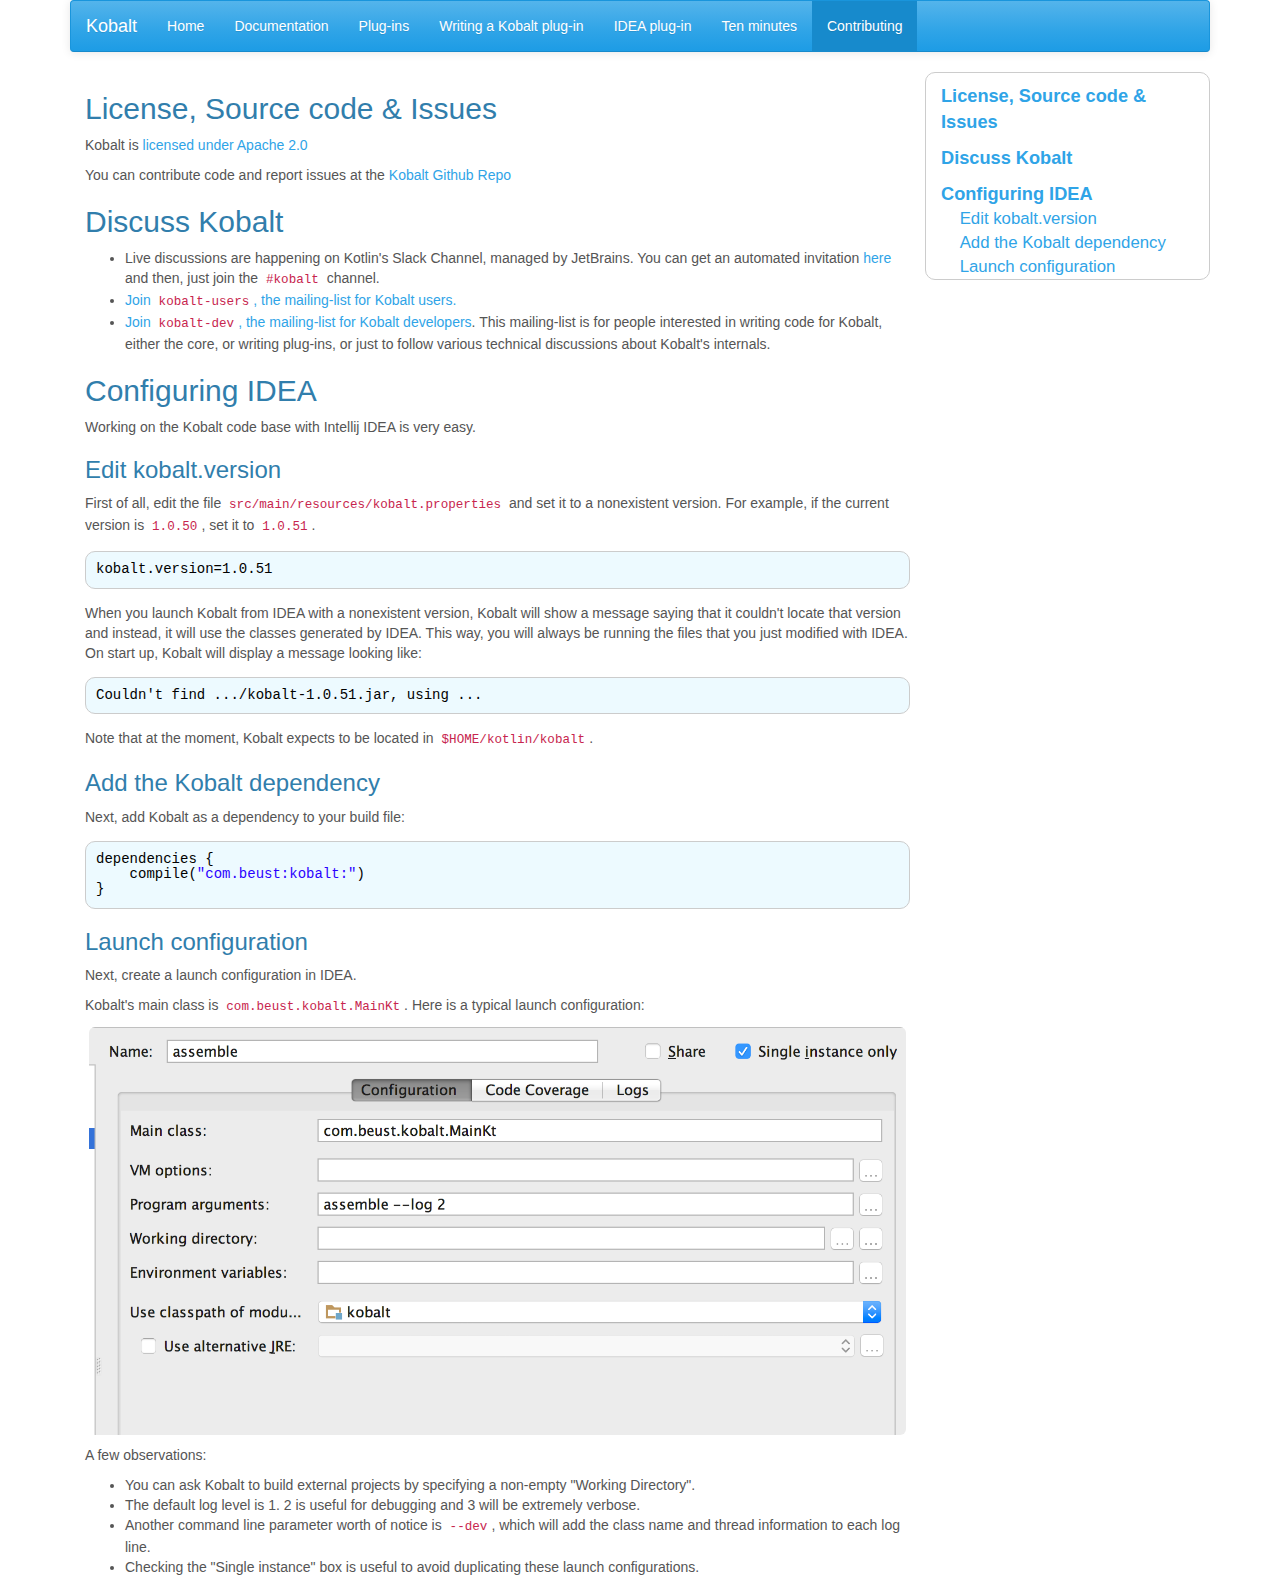
<file: contributing/index.html>
<html>
    <head>
        <title>
        Kobalt, by Cedric Beust
        </title>
        <!-- Bootstrap core CSS -->
        <script type="text/javascript" src="../sh/scripts/shCore.js"></script>
        <script type="text/javascript" src="../sh/scripts/shBrushJScript.js"></script>
        <script type="text/javascript" src="../sh/scripts/shBrushJava.js"></script>
        <script type="text/javascript" src="../sh/scripts/shBrushPlain.js"></script>
        <script>
                SyntaxHighlighter.defaults['gutter'] = false;
                SyntaxHighlighter.defaults['toolbar'] = false;
                SyntaxHighlighter.all();
        </script>
        <!-- Optional Bootstrap Theme -->
        <link href="data:text/css;charset=utf-8," data-href="../bootstrap/dist/css/bootstrap-theme.min.css" rel="stylesheet" id="bs-theme-stylesheet">
        <!--[if lt IE 9]><script src="../assets/js/ie8-responsive-file-warning.js"></script><![endif]-->
        <!--
        <script src="../bootstrap/assets/js/ie-emulation-modes-warning.js"></script>
        -->
        <!-- HTML5 shim and Respond.js for IE8 support of HTML5 elements and media queries -->
        <!--[if lt IE 9]>
        <script src="https://oss.maxcdn.com/html5shiv/3.7.2/html5shiv.min.js"></script>
        <script src="https://oss.maxcdn.com/respond/1.4.2/respond.min.js"></script>
        <![endif]-->
        <!-- Favicons -->
        <!--
        <link rel="icon" href="/favicon.ico">
        -->
    </head>
    <body>
        <div class="container">
            <!-- Static navbar -->
            <nav id="kobalt-navbar" class="navbar navbar-default">
            </nav>
            <!-- Main component for a primary marketing message or call to action -->
            <!-- Main content -->
            <div class="col-md-9">
                <h2 class="section" id="license">License, Source code & Issues</h2>
                <p>
                  Kobalt is <a href="https://github.com/cbeust/kobalt/blob/master/LICENSE.txt">licensed under Apache 2.0</a>
                </p>
                <p>
                  You can contribute code and report issues at the <a href="https://github.com/cbeust/kobalt">Kobalt Github Repo</a>
                </p>

                <h2 class="section" id="discuss">Discuss Kobalt</h2>
                <ul>
                    <li>Live discussions are happening on Kotlin's Slack Channel, managed by JetBrains. You can get an automated invitation <a href="http://kotlinslackin.herokuapp.com/">here</a> and then, just join the <code>#kobalt</code> channel.
                    </li>
                    <li><a href="https://groups.google.com/forum/#!forum/kobalt-users">Join <code>kobalt-users</code>, the mailing-list for Kobalt users.</a></li>
                    <li><a href="https://groups.google.com/forum/#!forum/kobalt-dev">Join <code>kobalt-dev</code>, the mailing-list for Kobalt developers</a>. This mailing-list is for people interested in writing code for Kobalt, either the core, or writing plug-ins, or just to follow various technical discussions about Kobalt's internals.</li>
                </ul>

                <h2 class="section" id="idea">Configuring IDEA</h2>
                <p>
                    Working on the Kobalt code base with Intellij IDEA is very easy.
                </p>
                <h3 class="section" id="version" indent="1">Edit kobalt.version</h3>
                <p>
                    First of all, edit the file <code>src/main/resources/kobalt.properties</code> and set it
                    to a nonexistent version. For example, if the current version is <code>1.0.50</code>,
                    set it to <code>1.0.51</code>.
                </p>
                <pre class="brush:plain">
                    kobalt.version=1.0.51
                </pre>
                <p>
                    When you launch Kobalt from IDEA with a nonexistent version, Kobalt will show a message saying
                    that it couldn't locate that version and instead, it will use the classes generated by IDEA. This
                    way, you will always be running the files that you just modified with IDEA. On start up,
                    Kobalt will display a message looking like:
                </p>
                <pre class="brush:plain">
Couldn't find .../kobalt-1.0.51.jar, using ...
                </pre>
                <p>
                    Note that at the moment, Kobalt expects to be located in <code>$HOME/kotlin/kobalt</code>.
                </p>

                <h3 class="section" id="kobalt-dependency" indent="1">Add the Kobalt dependency</h3>
                <p>
                    Next, add Kobalt as a dependency to your build file:
                </p>
                <pre class="brush:java">
    dependencies {
        compile("com.beust:kobalt:")
    }</pre>

                <h3 class="section" id="launch_configuration" indent="1">Launch configuration</h3>
                <p>Next, create a launch configuration in IDEA.</p>
                <p>
                Kobalt's main class is <code>com.beust.kobalt.MainKt</code>. Here is a typical launch configuration:
                </p>
                <p align="center">
                <img width="99%" class="img-rounded" src="../pics/launch-configuration.png"/>
                </p>
                <p>
                A few observations:
                <ul>
                    <li>You can ask Kobalt to build external projects by specifying a non-empty "Working Directory".</li>
                    <li>The default log level is 1. 2 is useful for debugging and 3 will be extremely verbose.</li>
                    <li>Another command line parameter worth of notice is <code>--dev</code>, which will add the class
                    name and thread information to each log line.</li>
                    <li>Checking the "Single instance" box is useful to avoid duplicating these launch configurations.</li>
                </ul>
                </p>
            </div>
            <!-- Table of contents -->
            <div class="col-md-3" id="table-of-contents">
            </div>
            <!-- Bootstrap core JavaScript
            ================================================== -->
            <!-- Placed at the end of the document so the pages load faster -->
            <script src="https://ajax.googleapis.com/ajax/libs/jquery/1.11.3/jquery.min.js"></script>
            <script src="../bootstrap/dist/js/bootstrap.min.js"></script>
            <script src="../js/kobalt.js"></script>
            <script>generateKobalt(6);</script>
            <!--
            <script src="../../assets/js/docs.min.js"></script>
            -->
            <!-- IE10 viewport hack for Surface/desktop Windows 8 bug -->
            <!--
            <script src="../../assets/js/ie10-viewport-bug-workaround.js"></script>
            -->
        </body>
</file>
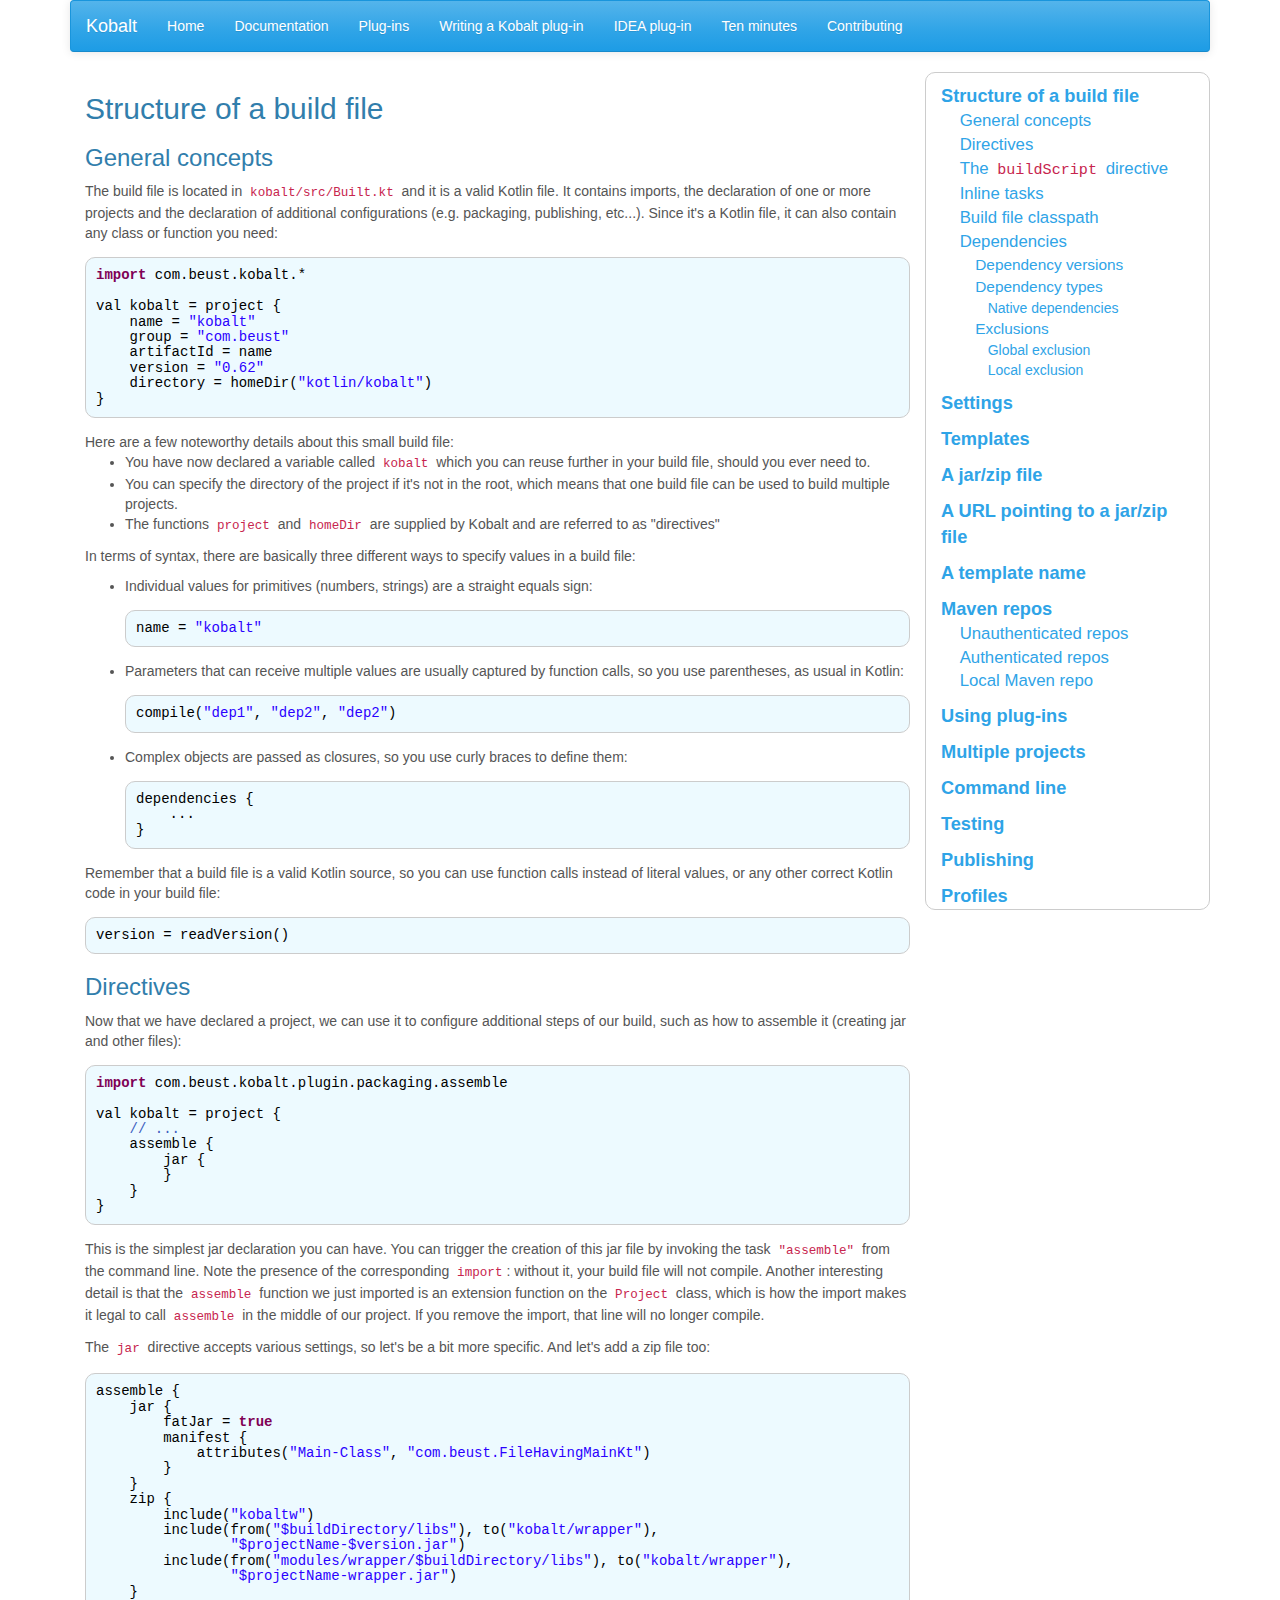
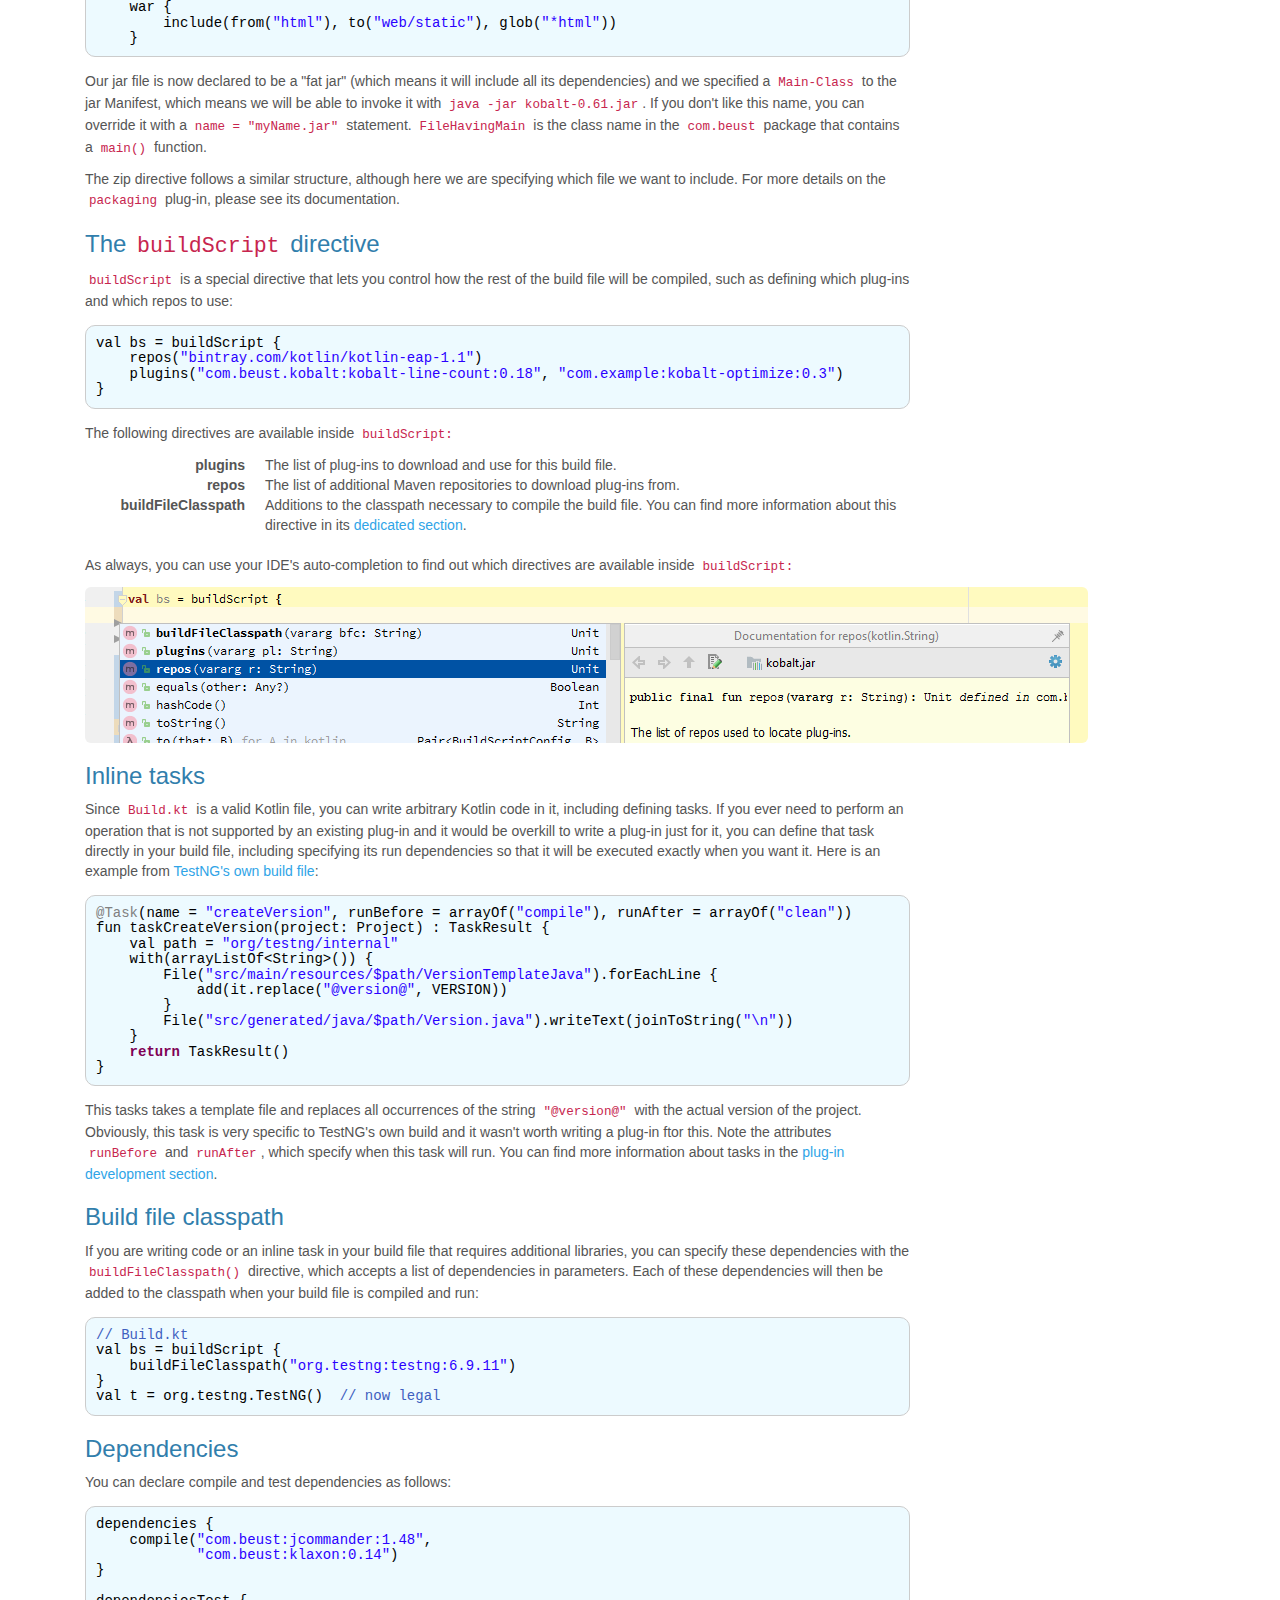
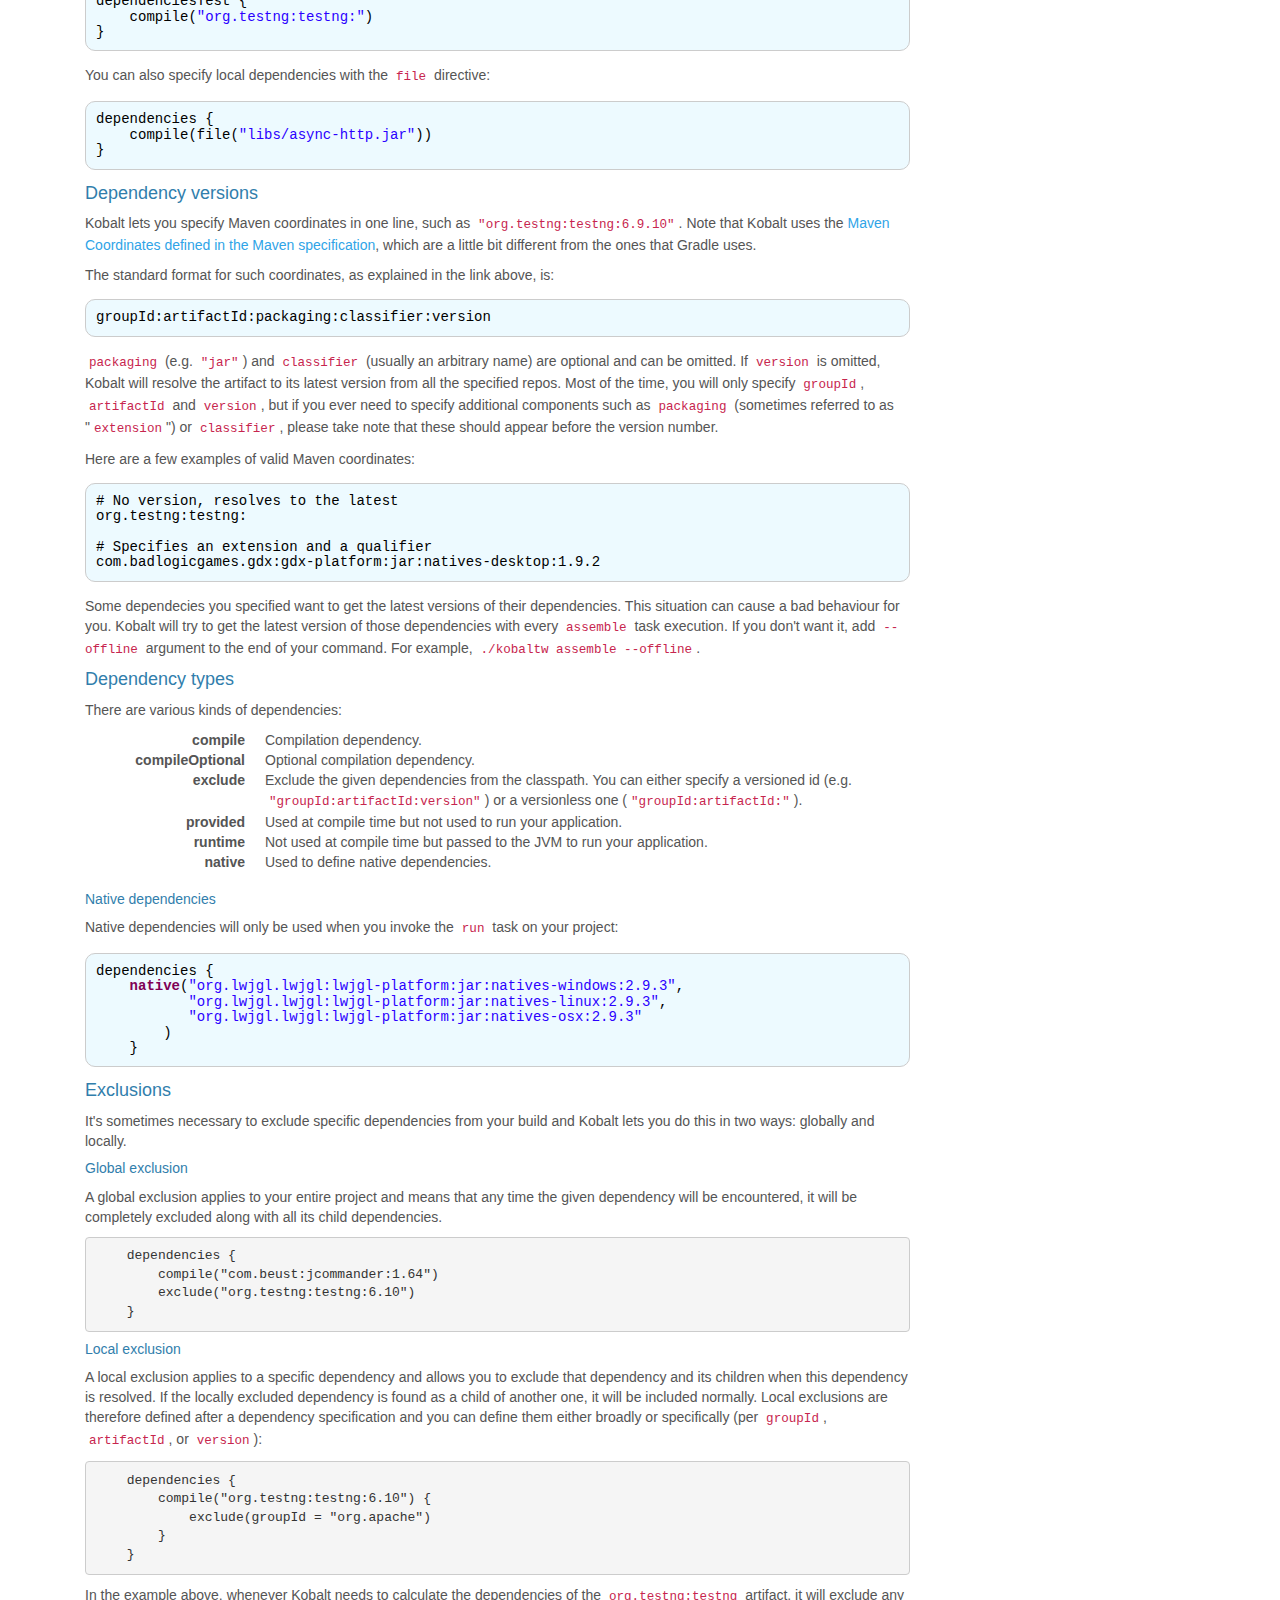
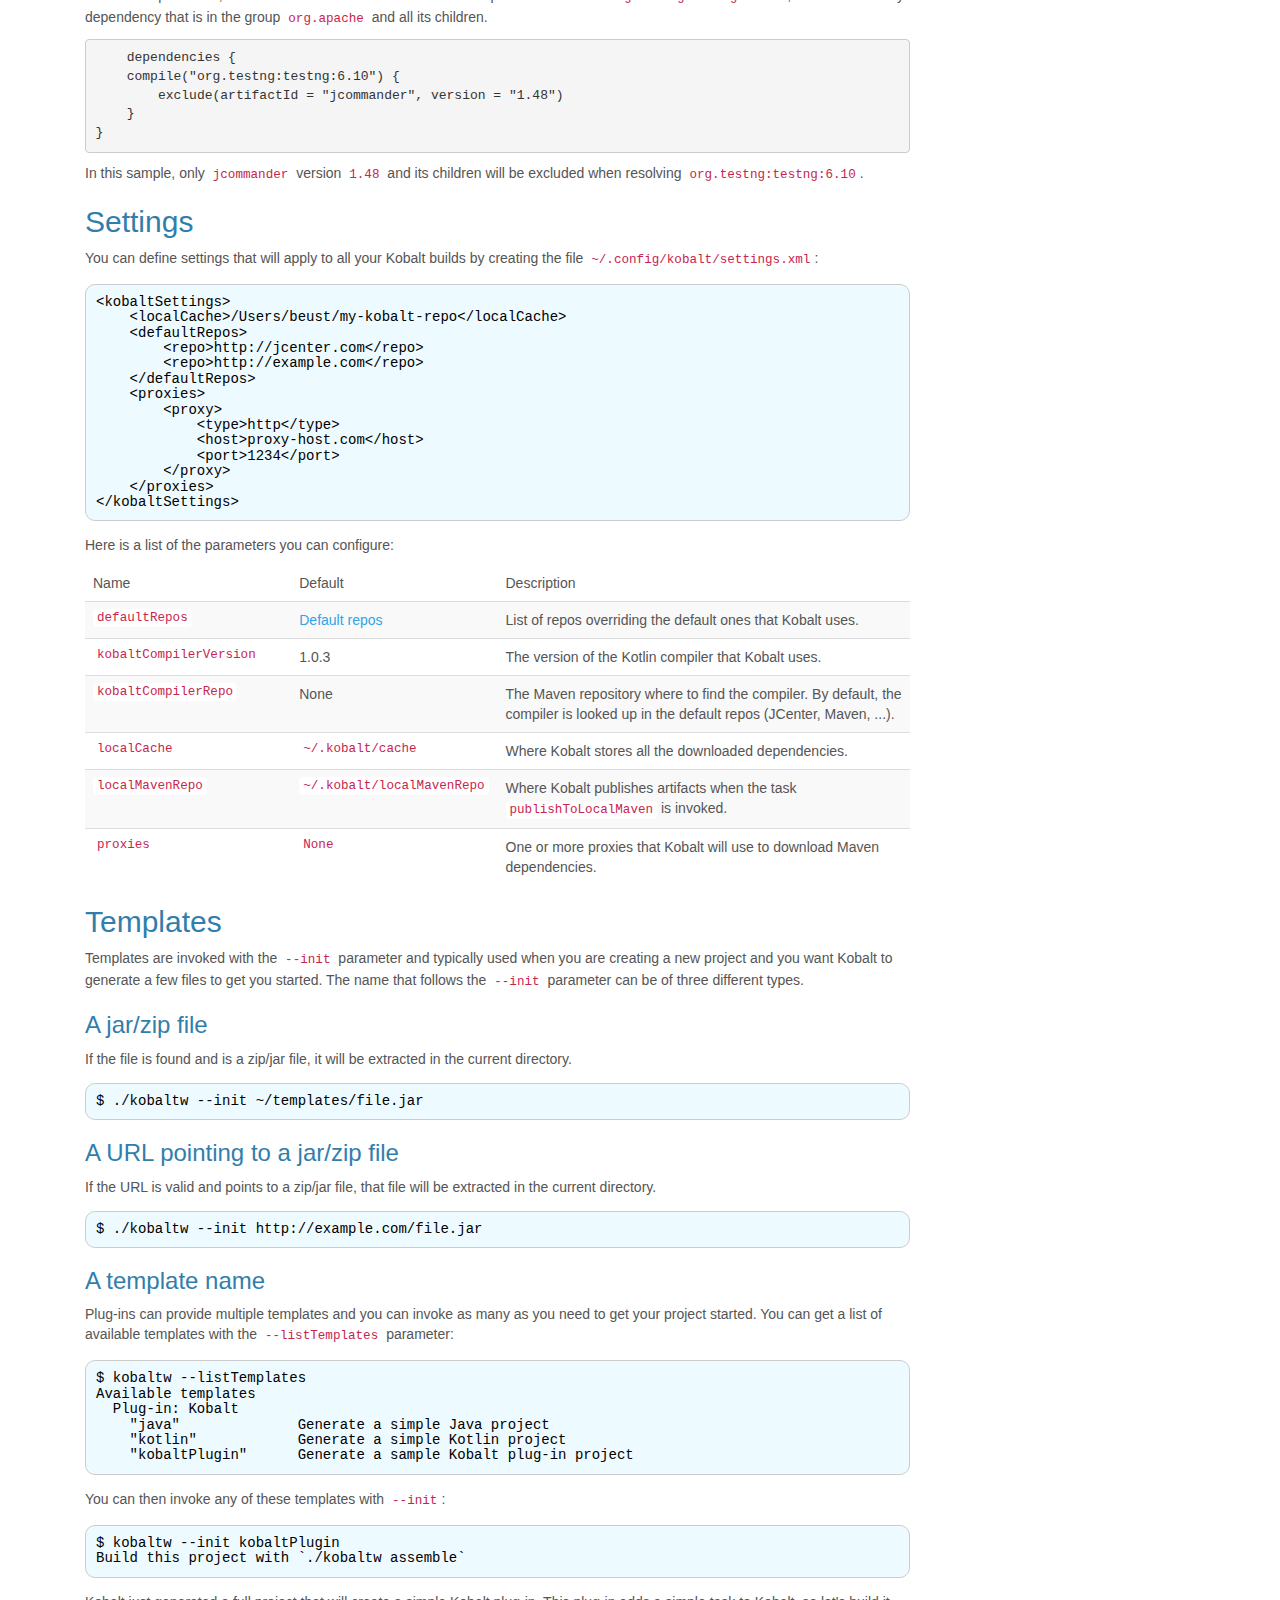
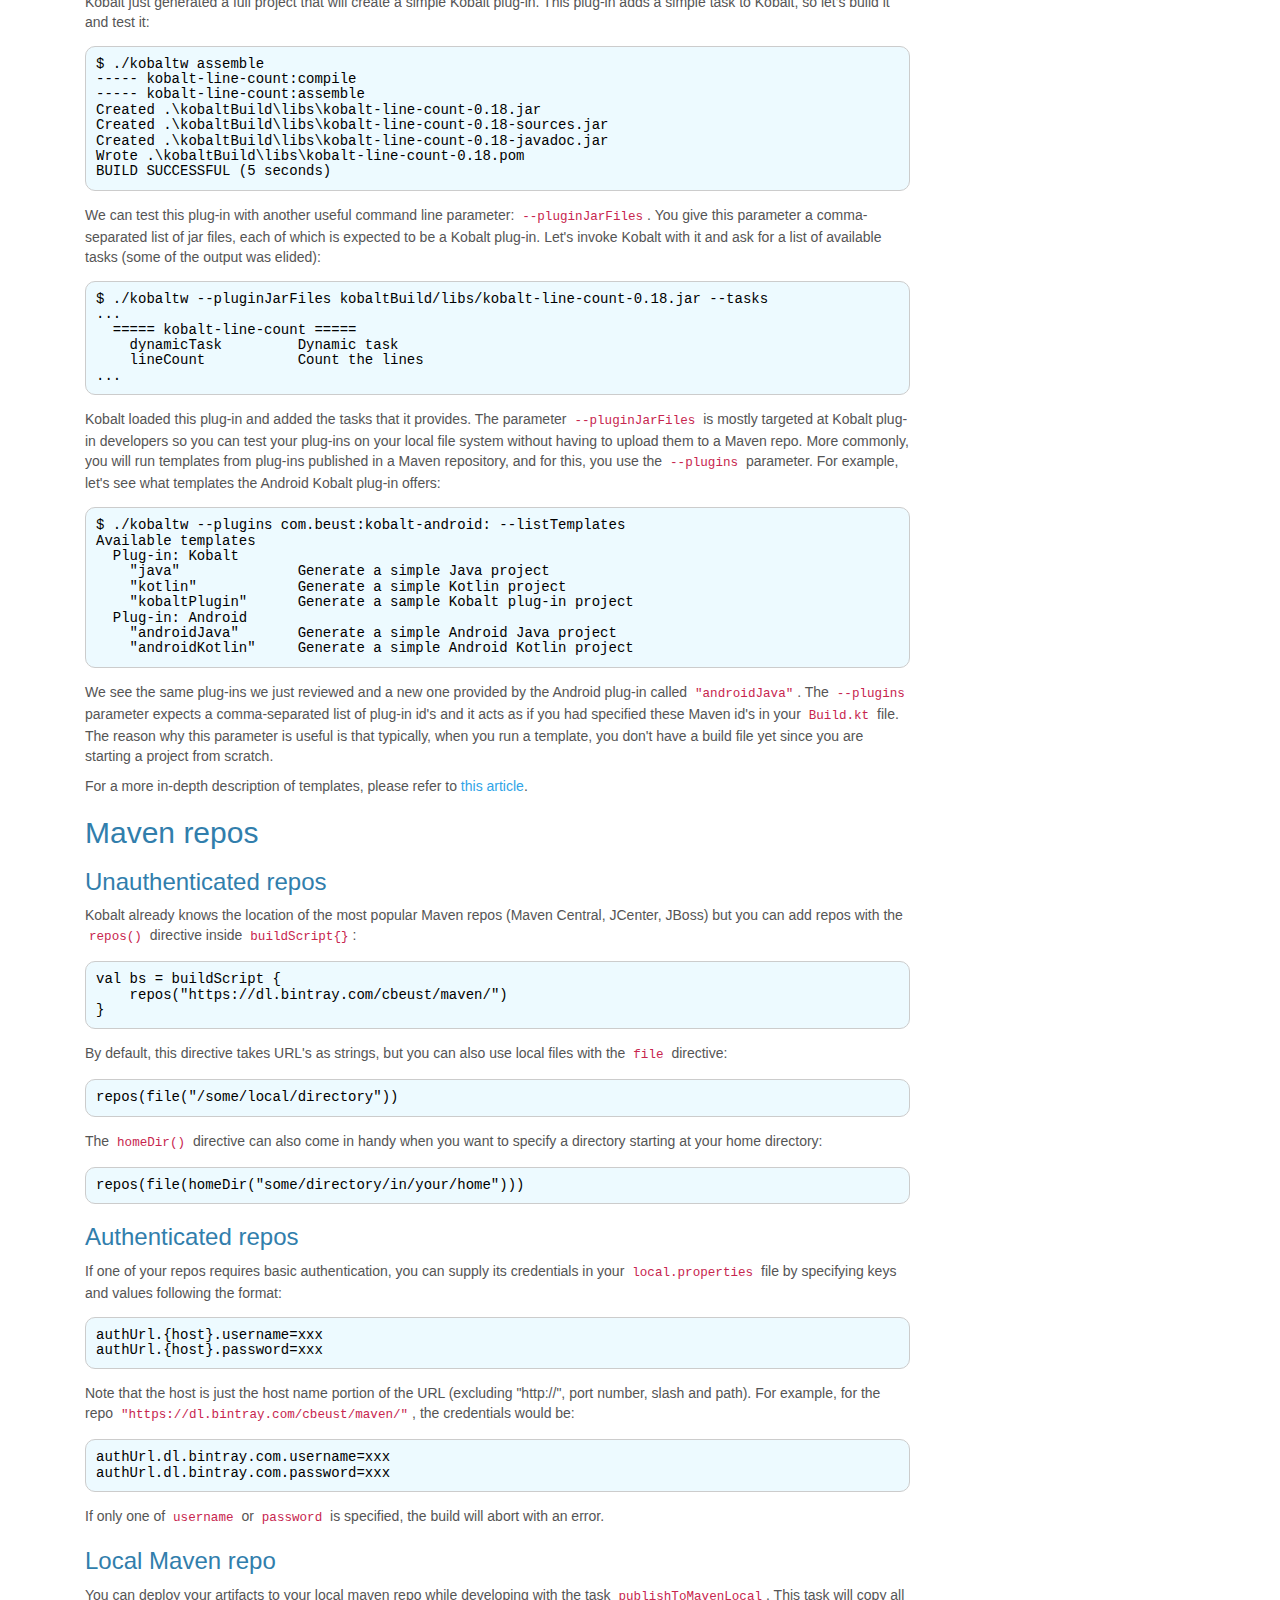
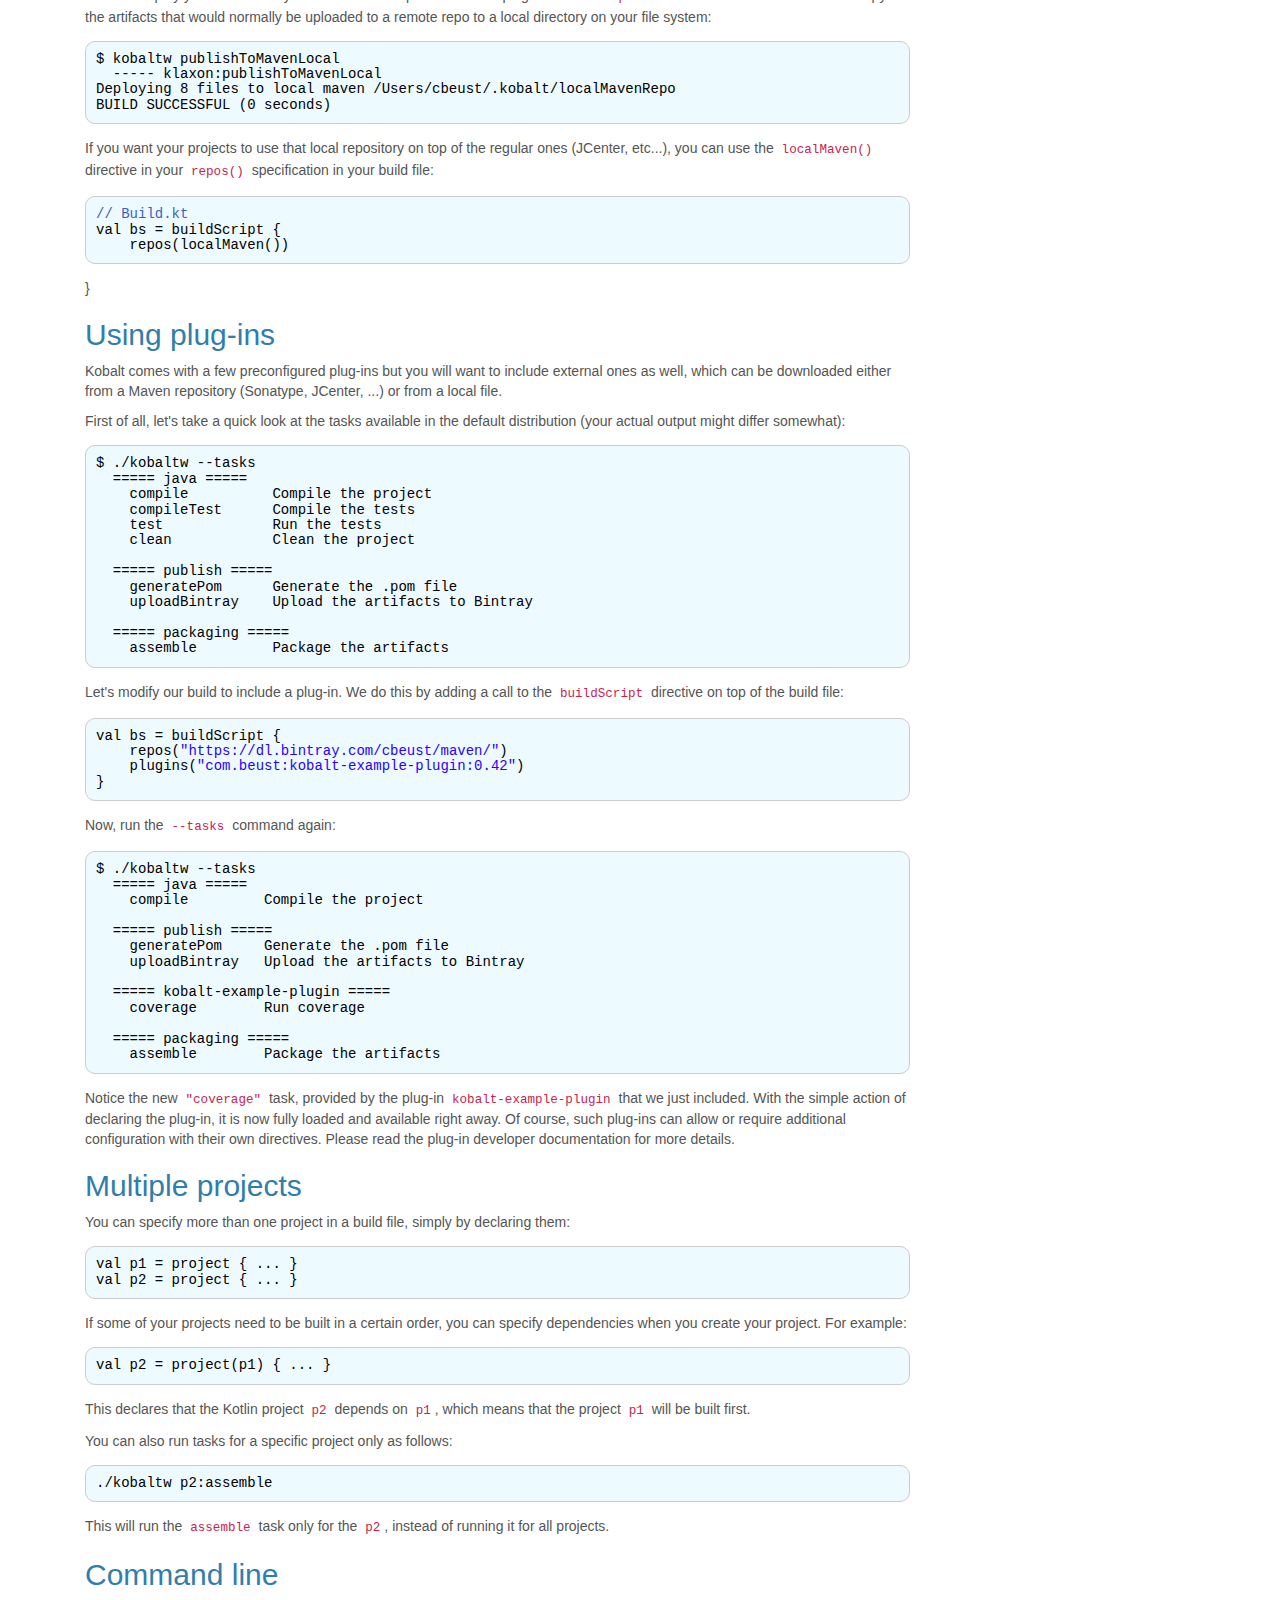
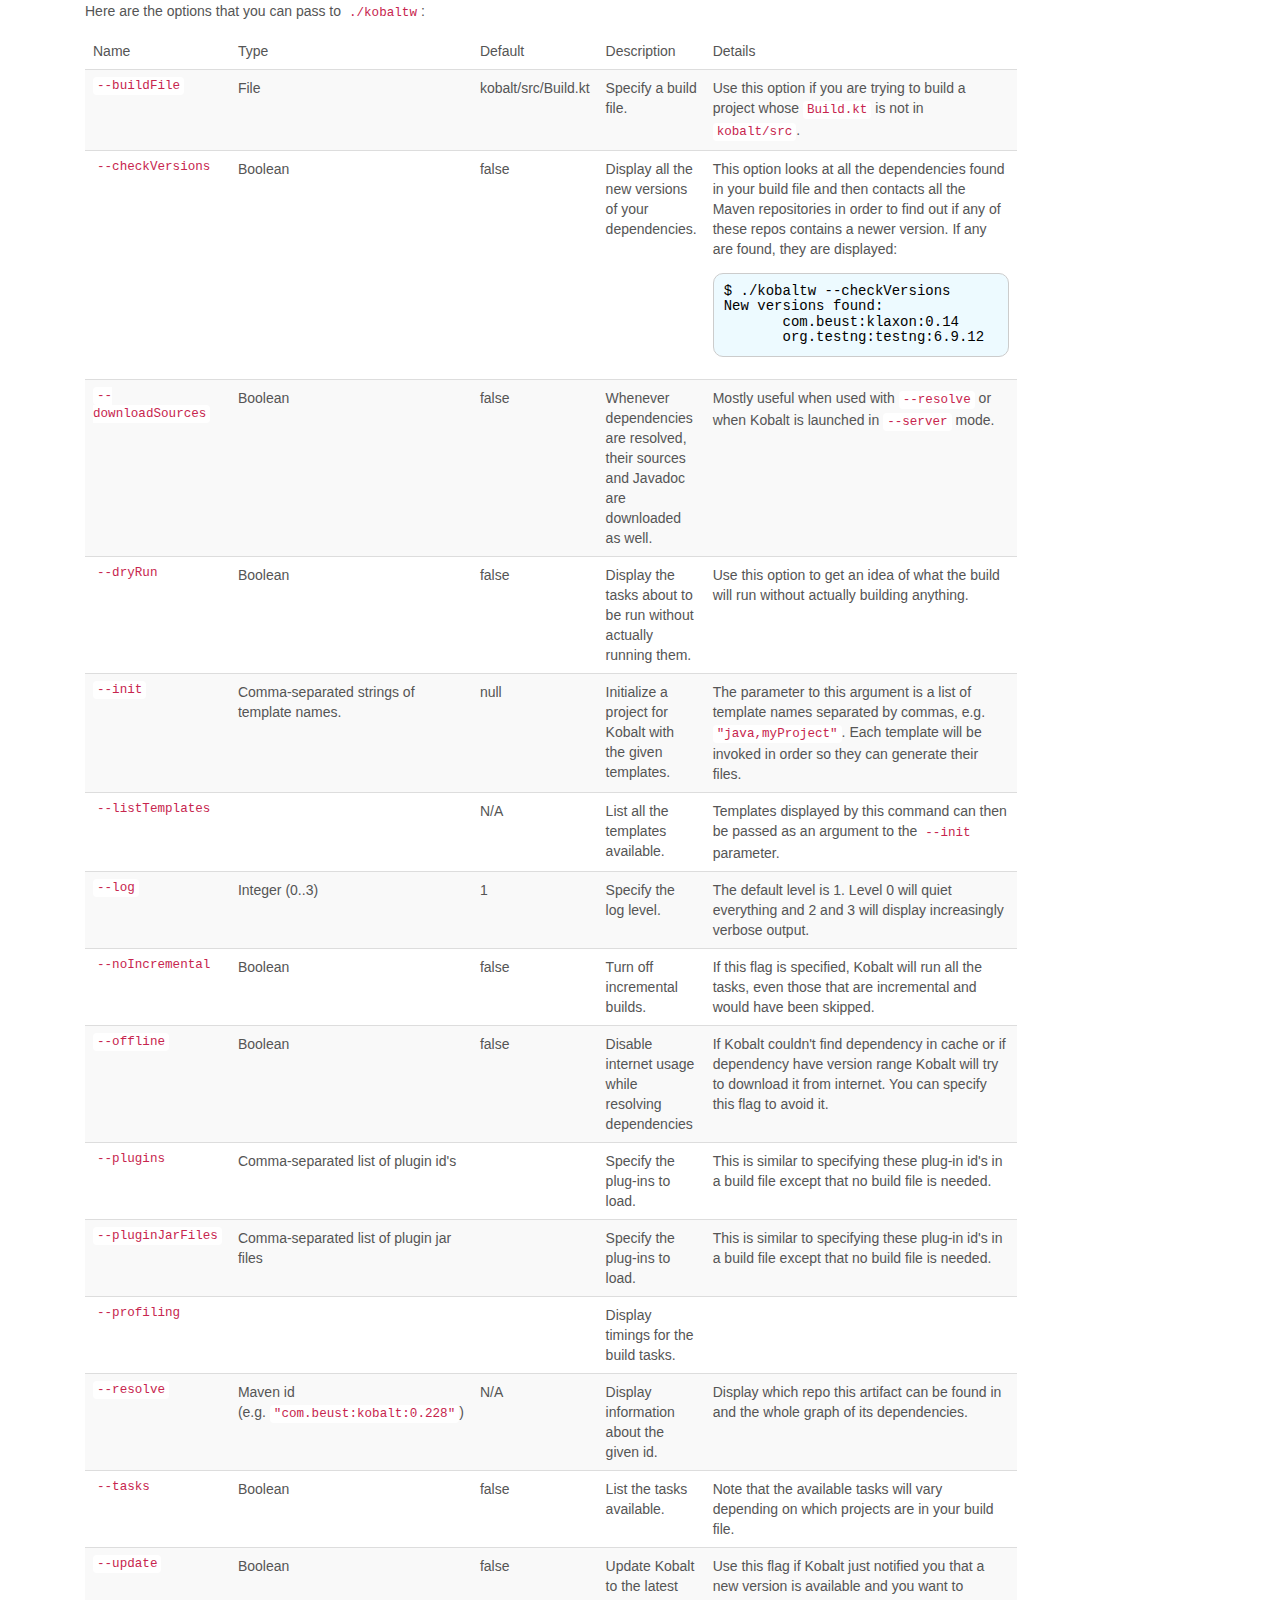
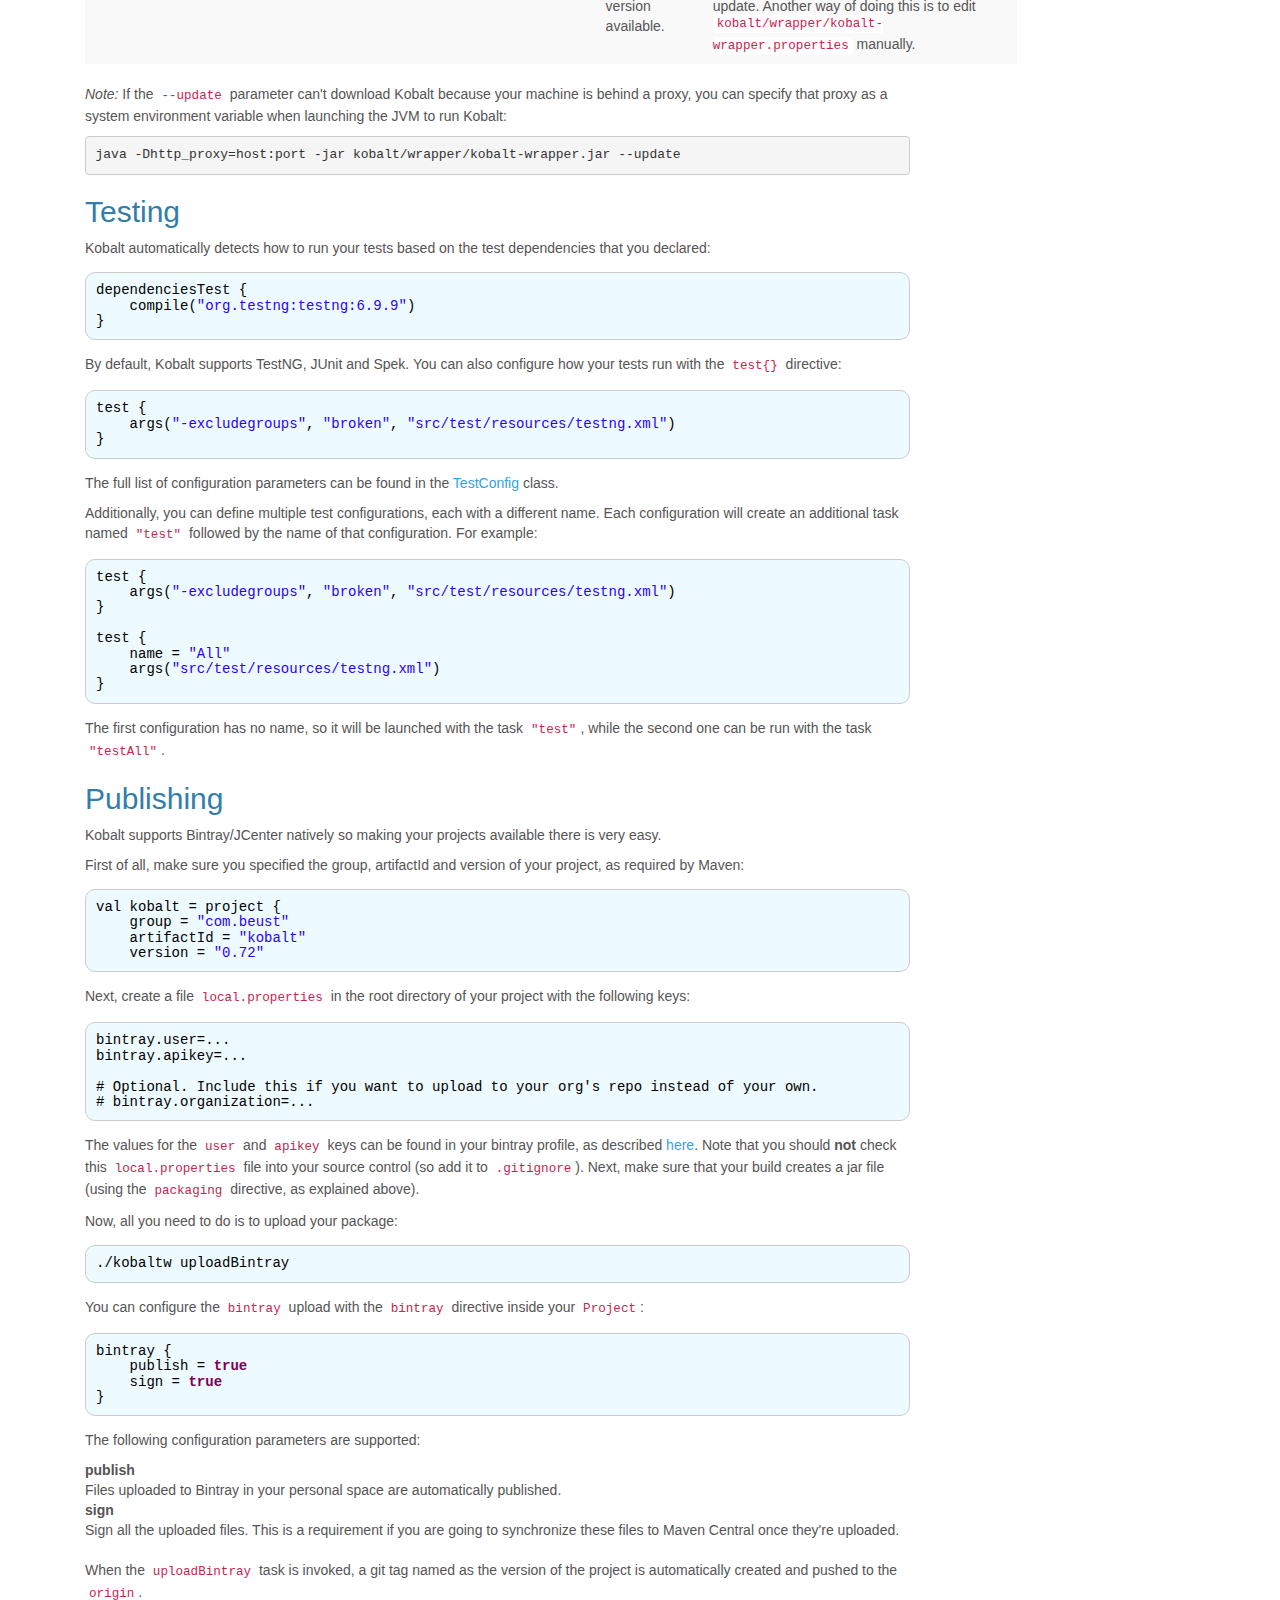
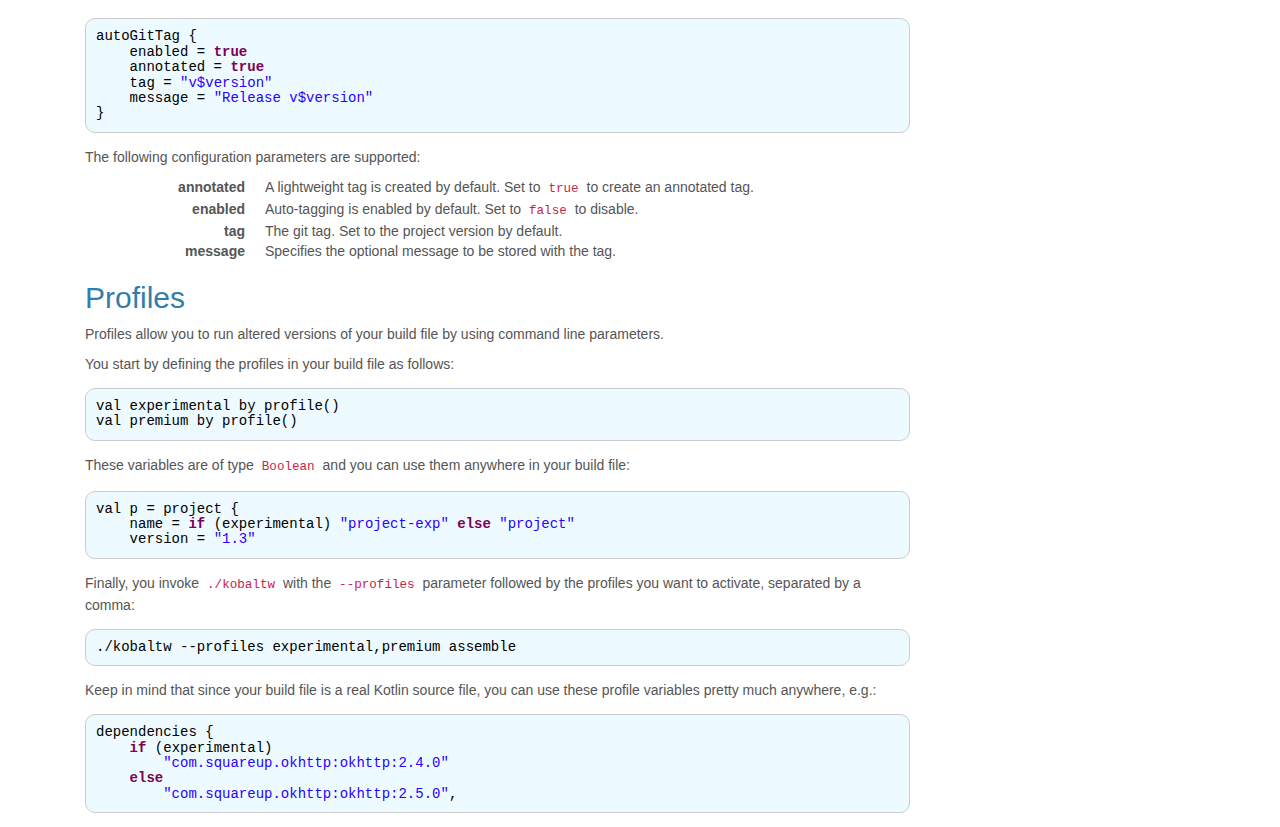
<file: documentation/index.html>
<html>
<head>
<title>

    Kobalt: a modern, versatile build system by Cedric Beust

</title>

    <script type="text/javascript" src="../sh/scripts/shCore.js"></script>
    <script type="text/javascript" src="../sh/scripts/shBrushJScript.js"></script>
    <script type="text/javascript" src="../sh/scripts/shBrushJava.js"></script>
    <script type="text/javascript" src="../sh/scripts/shBrushPlain.js"></script>

    <script>
        SyntaxHighlighter.defaults['gutter'] = false;
        SyntaxHighlighter.defaults['toolbar'] = false;
        SyntaxHighlighter.all();
    </script>


<!--[if lt IE 9]><script src="../assets/js/ie8-responsive-file-warning.js"></script><![endif]-->
<!--
<script src="../bootstrap/assets/js/ie-emulation-modes-warning.js"></script>
-->

<!-- HTML5 shim and Respond.js for IE8 support of HTML5 elements and media queries -->
<!--[if lt IE 9]>
  <script src="https://oss.maxcdn.com/html5shiv/3.7.2/html5shiv.min.js"></script>
  <script src="https://oss.maxcdn.com/respond/1.4.2/respond.min.js"></script>
<![endif]-->

<!-- Favicons -->
<!--
<link rel="icon" href="/favicon.ico">
-->

    <script>
        (function(i,s,o,g,r,a,m){i['GoogleAnalyticsObject']=r;i[r]=i[r]||function(){
                    (i[r].q=i[r].q||[]).push(arguments)},i[r].l=1*new Date();a=s.createElement(o),
                m=s.getElementsByTagName(o)[0];a.async=1;a.src=g;m.parentNode.insertBefore(a,m)
        })(window,document,'script','//www.google-analytics.com/analytics.js','ga');

        ga('create', 'UA-238215-6', 'auto');
        ga('send', 'pageview');

    </script>
</head>

<body>


    <div class="container">

      <!-- Static navbar -->
      <nav id="kobalt-navbar" class="navbar navbar-default">
      </nav>

      <!-- Main component for a primary marketing message or call to action -->
      <div class="col-md-9">

<h2 class="section" id="structure">Structure of a build file</h2>

<h3 class="section" indent="1" id="general-concepts">General concepts</h3>

<p>
The build file is located in <code>kobalt/src/Built.kt</code> and it is a valid Kotlin file. It contains imports, the declaration of one or more projects and the declaration of additional configurations (e.g. packaging, publishing, etc...).  Since it's a Kotlin file, it can also contain any class or function you need:
</p>
 
<pre class="brush:java">
import com.beust.kobalt.*

val kobalt = project {
    name = "kobalt"
    group = "com.beust"
    artifactId = name
    version = "0.62"
    directory = homeDir("kotlin/kobalt")
}
</pre>

Here are a few noteworthy details about this small build file:

<ul>
<li>You have now declared a variable called <code>kobalt</code> which you can reuse further in your build file, should you ever need to.
<li>You can specify the directory of the project if it's not in the root, which means that one build file can be used to build multiple projects.
<li>The functions <code>project</code> and <code>homeDir</code> are supplied by Kobalt and are referred to as "directives"
</ul>

          <p>
              In terms of syntax, there are basically three different ways to specify values in a build file:
          </p>
          <ul>
              <li>Individual values for primitives (numbers, strings) are a straight equals sign:
<pre class="brush:java">
name = "kobalt"</pre>
              </li>

              <li>
                  Parameters that can receive multiple values are usually captured by function calls, so you use parentheses, as usual in Kotlin:
<pre class="brush:java">
compile("dep1", "dep2", "dep2")</pre>
              </li>

              <li>
                  Complex objects are passed as closures, so you use curly braces to define them:
<pre class="brush:java">
dependencies {
    ...
}</pre>
              </li>
          </ul>
          <p>
              Remember that a build file is a valid Kotlin source, so you can use function calls instead of literal values, or any other correct Kotlin code in your build file:
          </p>
<pre class="brush:java">
version = readVersion()</pre>
<h3 class="section" indent="1" id="directives">Directives</h3>

<p>
Now that we have declared a project, we can use it to configure additional steps of our build, such as how to assemble it (creating jar and other files):
</p>

<pre class="brush:java;highlight=5,6,7,8">
import com.beust.kobalt.plugin.packaging.assemble

val kobalt = project {
    // ...
    assemble {
        jar {
        }
    }
}
</pre>

<p>
This is the simplest jar declaration you can have. You can trigger the creation of this jar file by invoking the task <code>"assemble"</code> from the command line. Note the presence of the corresponding <code>import</code>: without it, your build file will not compile. Another interesting detail is that the <code>assemble</code> function we just imported is an extension function on the <code>Project</code> class, which is how the import makes it legal to call <code>assemble</code> in the middle of our project. If you remove the import, that line will no longer compile.
</p>
<p>
    The <code>jar</code> directive accepts various settings, so let's be a bit more specific. And let's add a zip file too:
</p>

<pre class="brush:java">
    assemble {
        jar {
            fatJar = true
            manifest {
                attributes("Main-Class", "com.beust.FileHavingMainKt")
            }
        }
        zip {
            include("kobaltw")
            include(from("$buildDirectory/libs"), to("kobalt/wrapper"),
                    "$projectName-$version.jar")
            include(from("modules/wrapper/$buildDirectory/libs"), to("kobalt/wrapper"),
                    "$projectName-wrapper.jar")
        }
        war {
            include(from("html"), to("web/static"), glob("*html"))
        }
</pre>

<p>
Our jar file is now declared to be a "fat jar" (which means it will include all its dependencies) and we specified a <code>Main-Class</code> to the jar Manifest, which means we will be able to invoke it with <code>java -jar kobalt-0.61.jar</code>. If you don't like this name, you can override it with a <code>name = "myName.jar"</code> statement.  <code>FileHavingMain</code> is the class name in the <code>com.beust</code> package that contains a <code>main()</code> function.
</p>

<p>
The zip directive follows a similar structure, although here we are specifying which file we want to include. For more details on the <code>packaging</code> plug-in, please see its documentation.
</p>

<h3 class="section" indent="1" id="buildScript">The <code>buildScript</code> directive</h3>
<p>
  <code>buildScript</code> is a special directive that lets you control how the rest of the build file
  will be compiled, such as defining which plug-ins and which repos to use:
</p>
<pre class="brush:java">
val bs = buildScript {
    repos("bintray.com/kotlin/kotlin-eap-1.1")
    plugins("com.beust.kobalt:kobalt-line-count:0.18", "com.example:kobalt-optimize:0.3")
}</pre>
<p>The following directives are available inside <code>buildScript:</code></p>

<dl class="dl-horizontal">
  <dt>plugins</dt>
  <dd>The list of plug-ins to download and use for this build file.</dd>
  <dt>repos</dt>
  <dd>The list of additional Maven repositories to download plug-ins from.</dd>
  <dt>buildFileClasspath</dt>
  <dd>Additions to the classpath necessary to compile the build file. You can find more information about this
  directive in its <a href="#build-file-classpath">dedicated section</a>.</dd>
</dl>
<p>
    As always, you can use your IDE's auto-completion to find out which directives are available inside <code>buildScript:</code>
</p>
<p align="center">
  <img class="img-rounded" src="../pics/build-script.png"/>
</p>

          <h3 class="section" indent="1" id="inline-tasks">Inline tasks</h3>
<p>
  Since <code>Build.kt</code> is a valid Kotlin file, you can write arbitrary Kotlin code in it,
  including defining tasks. If you ever need to perform an operation that is not supported by an
  existing plug-in and it would be overkill to write a plug-in just for it, you can define that
  task directly in your build file, including specifying its run dependencies so that it will
  be executed exactly when you want it. Here is an example from <a href="https://github.com/cbeust/testng/blob/master/kobalt/src/Build.kt#L53">TestNG's own build file</a>:
</p>
<pre class="brush:java">
@Task(name = "createVersion", runBefore = arrayOf("compile"), runAfter = arrayOf("clean"))
fun taskCreateVersion(project: Project) : TaskResult {
    val path = "org/testng/internal"
    with(arrayListOf&lt;String&gt;()) {
        File("src/main/resources/$path/VersionTemplateJava").forEachLine {
            add(it.replace("@version@", VERSION))
        }
        File("src/generated/java/$path/Version.java").writeText(joinToString("\n"))
    }
    return TaskResult()
}</pre>
<p>
  This tasks takes a template file and replaces all occurrences of the string <code>"@version@"</code> with the actual version of the project. Obviously, this task is very specific to TestNG's own build and it wasn't worth writing a plug-in ftor this. Note the attributes <code>runBefore</code> and <code>runAfter</code>, which specify when this task will run. You can find more information about tasks in the <a href="http://beust.com/kobalt/plug-in-development/index.html#tasks">plug-in development section</a>.
</p>

<h3 class="section" indent="1" id="build-file-classpath">Build file classpath</h3>
<p>
  If you are writing code or an inline task in your build file that requires additional libraries,
  you can specify these dependencies with the <code>buildFileClasspath()</code> directive, which accepts a list
  of dependencies in parameters. Each of these dependencies will then be added to the classpath when
  your build file is compiled and run:
</p>
<pre class="brush:java">
// Build.kt
val bs = buildScript {
    buildFileClasspath("org.testng:testng:6.9.11")
}
val t = org.testng.TestNG()  // now legal</pre>

<h3 class="section" indent="1" id="dependencies">Dependencies</h3>

<p>
You can declare compile and test dependencies as follows:
</p>

<pre class="brush:java">
dependencies {
    compile("com.beust:jcommander:1.48",
            "com.beust:klaxon:0.14")
}

dependenciesTest {
    compile("org.testng:testng:")
}
</pre>
<p>
    You can also specify local dependencies with the <code>file</code> directive:
</p>
<pre class="brush:java">
dependencies {
    compile(file("libs/async-http.jar"))
}
</pre>

<h4 class="section" indent="2" id="dependency-versions">Dependency versions</h4>
<p>
  Kobalt lets you specify Maven coordinates in one line, such as <code>"org.testng:testng:6.9.10"</code>. Note that Kobalt uses the <a href="https://maven.apache.org/pom.html#Maven_Coordinates">Maven Coordinates defined in the Maven specification</a>, which are a little bit different from the ones that Gradle uses.
</p>
<p>
  The standard format for such coordinates, as explained in the link above, is:
</p>
<pre class="brush:plain">
groupId:artifactId:packaging:classifier:version</pre>
<p>
  <code>packaging</code> (e.g. <code>"jar"</code>) and <code>classifier</code> (usually an arbitrary name) are optional and can be omitted. If <code>version</code>
  is omitted, Kobalt will resolve the artifact to its latest version from all the specified repos.
  Most of the time, you will only specify <code>groupId</code>, <code>artifactId</code> and <code>version</code>, but if you ever need to specify additional components such as <code>packaging</code> (sometimes referred to as "<code>extension</code>") or <code>classifier</code>,
  please take note that these should appear before the version number.
</p>
<p>
  Here are a few examples of valid Maven coordinates:
</p>
<pre class="brush:plain">
# No version, resolves to the latest
org.testng:testng:

# Specifies an extension and a qualifier
com.badlogicgames.gdx:gdx-platform:jar:natives-desktop:1.9.2</pre>
          
<p>
  Some dependecies you specified want to get the latest versions of their dependencies. This situation can cause a bad behaviour for you.
  Kobalt will try to get the latest version of those dependencies with every <code>assemble</code> task execution. If you don't want it, 
  add <code>--offline</code> argument to the end of your command. For example, <code>./kobaltw assemble --offline</code>.
    
</p>

<h4 class="section" indent="2" id="dependency-types">Dependency types</h4>

<p>
  There are various kinds of dependencies:
</p>
<dl class="dl-horizontal">
    <dt>compile</dt>
    <dd>Compilation dependency.</dd>
    <dt>compileOptional</dt>
    <dd>Optional compilation dependency.</dd>
    <dt>exclude</dt>
    <dd>Exclude the given dependencies from the classpath. You can either
        specify a versioned id (e.g. <code>"groupId:artifactId:version"</code>) or a versionless one
        (<code>"groupId:artifactId:"</code>).</dd>
    <dt>provided</dt>
    <dd>Used at compile time but not used to run your application.</dd>
    <dt>runtime</dt>
    <dd>Not used at compile time but passed to the JVM to run your application.</dd>
    <dt>native</dt>
    <dd>Used to define native dependencies.</dd>
</dl>

<h5 class="section" indent="3" id="native-dependencies">Native dependencies</h5>
<p>
  Native dependencies will only be used when you invoke the <code>run</code> task on your project:
</p>
<pre class="brush:java">
dependencies {
    native("org.lwjgl.lwjgl:lwjgl-platform:jar:natives-windows:2.9.3",
           "org.lwjgl.lwjgl:lwjgl-platform:jar:natives-linux:2.9.3",
           "org.lwjgl.lwjgl:lwjgl-platform:jar:natives-osx:2.9.3"
        )
    }</pre>

  <h4 class="section" indent="2" id="excludes">Exclusions</h4>
  <p>
      It's sometimes necessary to exclude specific dependencies from your build and Kobalt lets you do this in
      two ways: globally and locally.
  </p>
  <h5 class="section" indent="3">Global exclusion</h5>
  <p>
      A global exclusion applies to your entire project and means that any time the given dependency will
      be encountered, it will be completely excluded along with all its child dependencies.
  </p>
<pre class="scala">
    dependencies {
        compile("com.beust:jcommander:1.64")
        exclude("org.testng:testng:6.10")
    }</pre>
  <h5 class="section" indent="3">Local exclusion</h5>
  <p>
      A local exclusion applies to a specific dependency and allows you to exclude that dependency and its children
      when this dependency is resolved. If the locally excluded dependency is found as a child of another one,
      it will be included normally. Local exclusions are therefore defined after a dependency specification
      and you can define them either broadly or specifically (per <code>groupId</code>, <code>artifactId</code>, or
      <code>version</code>):
  </p>
<pre class="scala">
    dependencies {
        compile("org.testng:testng:6.10") {
            exclude(groupId = "org.apache")
        }
    }</pre>
  <p>
      In the example above, whenever Kobalt needs to calculate the dependencies of the <code>org.testng:testng</code>
      artifact, it will exclude any dependency that is in the group <code>org.apache</code> and all its children.
  </p>
<pre class="scala">
    dependencies {
    compile("org.testng:testng:6.10") {
        exclude(artifactId = "jcommander", version = "1.48")
    }
}</pre>
  <p>
      In this sample, only <code>jcommander</code> version <code>1.48</code> and its children will be excluded
      when resolving <code>org.testng:testng:6.10</code>.
  </p>

          <h2 class="section" id="settings">Settings</h2>
<p>
  You can define settings that will apply to all your Kobalt builds by creating
  the file <code>~/.config/kobalt/settings.xml</code>:
</p>

<pre class="brush:plain">
&lt;kobaltSettings&gt;
    &lt;localCache&gt;/Users/beust/my-kobalt-repo&lt;/localCache&gt;
    &lt;defaultRepos&gt;
        &lt;repo&gt;http://jcenter.com&lt;/repo&gt;
        &lt;repo&gt;http://example.com&lt;/repo&gt;
    &lt;/defaultRepos&gt;
    &lt;proxies&gt;
        &lt;proxy&gt;
            &lt;type&gt;http&lt;/type&gt;
            &lt;host&gt;proxy-host.com&lt;/host&gt;
            &lt;port&gt;1234&lt;/port&gt;
        &lt;/proxy&gt;
    &lt;/proxies&gt;
&lt;/kobaltSettings&gt;</pre>
<p>
  Here is a list of the parameters you can configure:
</p>
<table style="font-size: 14px" class="table table-striped">
    <colgroup>
        <col span="1" style="width: 25%;">
        <col span="1" style="width: 25%;">
        <col span="1" style="width: 50%;">
    </colgroup>
    <thead>
        <tr>
            <td>Name</td>
            <td>Default</td>
            <td>Description</td>
        </tr>
    </thead>

    <tr>
        <td><code>defaultRepos</code></td>
        <td><a href="https://github.com/cbeust/kobalt/blob/master/modules/kobalt-plugin-api/src/main/kotlin/com/beust/kobalt/Constants.kt#L10">Default repos</a></td>
        <td>List of repos overriding the default ones that Kobalt uses.</td>
    </tr>
    <tr>
        <td><code>kobaltCompilerVersion</code></td>
        <td>1.0.3</td>
        <td>The version of the Kotlin compiler that Kobalt uses.</td>
    </tr>
    <tr>
        <td><code>kobaltCompilerRepo</code></td>
        <td>None</td>
        <td>The Maven repository where to find the compiler. By default, the compiler is looked up in the default repos (JCenter, Maven, ...).</td>
    </tr>
    <tr>
        <td><code>localCache</code></td>
        <td><code>~/.kobalt/cache</code></td>
        <td>Where Kobalt stores all the downloaded dependencies.</td>
    </tr>
    <tr>
        <td><code>localMavenRepo</code></td>
        <td><code>~/.kobalt/localMavenRepo</code></td>
        <td>Where Kobalt publishes artifacts when the task <code>publishToLocalMaven</code> is invoked.</td>
    </tr>
    <tr>
        <td><code>proxies</code></td>
        <td><code>None</code></td>
        <td>One or more proxies that Kobalt will use to download Maven dependencies.</td>
    </tr>
</table>
<h2 class="section" id="templates">Templates</h2>
<p>
  Templates are invoked with the <code>--init</code> parameter and typically used when you are creating
    a new project and you want Kobalt to generate a few files to get you started. The name that follows
    the <code>--init</code> parameter can be of three different types.

<h3 class="section" id="templates-1">A jar/zip file</h3>
      <p>
      If the file is found and is a zip/jar file, it will be extracted in the current directory.
<pre class="brush:plain">
$ ./kobaltw --init ~/templates/file.jar
</pre>
      </p>
<h3 class="section" id="templates-2">A URL pointing to a jar/zip file</h3>
      <p>
      If the URL is valid and points to a zip/jar file, that file will be extracted in the current directory.
      </p>
<pre class="brush:plain">
$ ./kobaltw --init http://example.com/file.jar
</pre>
<h3 class="section" id="templates-3">A template name</h3>
Plug-ins can provide multiple templates and you can invoke as many as you need to get your project started. You can get a list of available templates with the <code>--listTemplates</code> parameter:
</p>
<pre class="brush:plain">
$ kobaltw --listTemplates
Available templates
  Plug-in: Kobalt
    "java"              Generate a simple Java project
    "kotlin"            Generate a simple Kotlin project
    "kobaltPlugin"      Generate a sample Kobalt plug-in project</pre>
<p>
    You can then invoke any of these templates with <code>--init</code>:
    <pre class="brush:plain">
$ kobaltw --init kobaltPlugin
Build this project with `./kobaltw assemble`</pre>
<p>
    Kobalt just generated a full project that will create a simple Kobalt plug-in. This plug-in adds
    a simple task to Kobalt, so let's build it and test it:
</p>
<pre class="brush:plain">
$ ./kobaltw assemble
----- kobalt-line-count:compile
----- kobalt-line-count:assemble
Created .\kobaltBuild\libs\kobalt-line-count-0.18.jar
Created .\kobaltBuild\libs\kobalt-line-count-0.18-sources.jar
Created .\kobaltBuild\libs\kobalt-line-count-0.18-javadoc.jar
Wrote .\kobaltBuild\libs\kobalt-line-count-0.18.pom
BUILD SUCCESSFUL (5 seconds)</pre>
<p>
    We can test this plug-in with another useful command line parameter: <code>--pluginJarFiles</code>. You give this parameter a comma-separated list of jar files, each of which is expected to be a Kobalt plug-in. Let's invoke
    Kobalt with it and ask for a list of available tasks (some of the output was elided):
</p>
<pre class="brush:plain">
$ ./kobaltw --pluginJarFiles kobaltBuild/libs/kobalt-line-count-0.18.jar --tasks
...
  ===== kobalt-line-count =====
    dynamicTask         Dynamic task
    lineCount           Count the lines
...
</pre>
          <p>
              Kobalt loaded this plug-in and added the tasks that it provides. The parameter
              <code>--pluginJarFiles</code> is mostly targeted at Kobalt plug-in developers so you can test
              your plug-ins on your local file system without having to upload them to a Maven repo. More commonly,
              you will run templates from plug-ins published in a Maven repository, and for this,
              you use the <code>--plugins</code> parameter. For example, let's see what templates the
              Android Kobalt plug-in offers:
          </p>
          <pre class="brush:plain">
$ ./kobaltw --plugins com.beust:kobalt-android: --listTemplates
Available templates
  Plug-in: Kobalt
    "java"              Generate a simple Java project
    "kotlin"            Generate a simple Kotlin project
    "kobaltPlugin"      Generate a sample Kobalt plug-in project
  Plug-in: Android
    "androidJava"       Generate a simple Android Java project
    "androidKotlin"     Generate a simple Android Kotlin project</pre>
<p>
We see the same plug-ins we just reviewed and a new one provided by the Android plug-in called
<code>"androidJava"</code>. The <code>--plugins</code> parameter expects a comma-separated list of plug-in
id's and it acts as if you had specified these Maven id's in your <code>Build.kt</code> file.
The reason why this parameter is useful is that typically, when you run a template, you don't
have a build file yet since you are starting a project from scratch.
</p>
<p>
For a more in-depth description of templates, please refer to <a href="http://beust.com/weblog/2016/02/18/the-kobalt-diaries-templates/">this article</a>.
</p>

<h2 class="section" id="maven-repos">Maven repos</h2>
<h3 class="section" indent="1" id="maven-repos-unauthenticated">Unauthenticated repos</h3>
<p>
Kobalt already knows the location of the most popular Maven repos (Maven Central, JCenter, JBoss) but you can add repos with the <code>repos()</code> directive
    inside <code>buildScript{}</code>:
</p>

<pre class="brush:plain">
val bs = buildScript {
    repos("https://dl.bintray.com/cbeust/maven/")
}</pre>
<p>
  By default, this directive takes URL's as strings, but you can also use local
  files with the <code>file</code> directive:
</p>

<pre class="brush:plain">
    repos(file("/some/local/directory"))</pre>
<p>
  The <code>homeDir()</code> directive can also come in handy when you want
  to specify a directory starting at your home directory:
</p>
<pre class="brush:plain">
    repos(file(homeDir("some/directory/in/your/home")))</pre>

<h3 class="section" indent="1" id="maven-repos-authenticated">Authenticated repos</h3>
<p>
    If one of your repos requires basic authentication, you can supply its credentials
    in your <code>local.properties</code> file by specifying keys and values following the format:
</p>
<pre class="brush:plain">
authUrl.{host}.username=xxx
authUrl.{host}.password=xxx
</pre>
<p>
  Note that the host is just the host name portion of the URL (excluding "http://",
  port number, slash and path). For example, for the repo
  <code>"https://dl.bintray.com/cbeust/maven/"</code>, the credentials would be:
</p>
<pre class="brush:plain">
authUrl.dl.bintray.com.username=xxx
authUrl.dl.bintray.com.password=xxx
</pre>
<p>
  If only one of <code>username</code> or <code>password</code> is specified,
  the build will abort with an error.
</p>
<h3 class="section" indent="1" id="local-maven-repo">Local Maven repo</h3>
<p>
  You can deploy your artifacts to your local maven repo while developing with the task
  <code>publishToMavenLocal</code>. This task will copy all the artifacts that would normally be uploaded
  to a remote repo to a local directory on your file system:
</p>
<pre class="brush:plain">
$ kobaltw publishToMavenLocal
  ----- klaxon:publishToMavenLocal
Deploying 8 files to local maven /Users/cbeust/.kobalt/localMavenRepo
BUILD SUCCESSFUL (0 seconds)
</pre>
<p>
  If you want your projects to use that local repository on top of the regular ones (JCenter, etc...),
  you can use the <code>localMaven()</code> directive in your <code>repos()</code> specification in your
  build file:
</p>
<pre class="brush:java">
// Build.kt
val bs = buildScript {
    repos(localMaven())</pre>
}

<h2 class="section" id="using-plug-ins">Using plug-ins</h2>
<p>
Kobalt comes with a few preconfigured plug-ins but you will want to include external ones as well, which can be downloaded either from a Maven repository (Sonatype, JCenter, ...) or from a local file.
</p>

<p>
First of all, let's take a quick look at the tasks available in the default distribution (your actual output might differ somewhat):
</p>

<pre class="brush:plain">
$ ./kobaltw --tasks
  ===== java =====
    compile          Compile the project
    compileTest      Compile the tests
    test             Run the tests
    clean            Clean the project

  ===== publish =====
    generatePom      Generate the .pom file
    uploadBintray    Upload the artifacts to Bintray

  ===== packaging =====
    assemble         Package the artifacts
</pre>

<p>
Let's modify our build to include a plug-in. We do this by adding a call to the <code>buildScript</code> directive on top of the build file:
</p>

<pre class="brush:java">
val bs = buildScript {
    repos("https://dl.bintray.com/cbeust/maven/")
    plugins("com.beust:kobalt-example-plugin:0.42")
}
</pre>

<p>
Now, run the <code>--tasks</code> command again:
</p>

<pre class="brush:plain">
$ ./kobaltw --tasks
  ===== java =====
    compile         Compile the project

  ===== publish =====
    generatePom     Generate the .pom file
    uploadBintray   Upload the artifacts to Bintray

  ===== kobalt-example-plugin =====
    coverage        Run coverage

  ===== packaging =====
    assemble        Package the artifacts
</pre>

Notice the new <code>"coverage"</code> task, provided by the plug-in <code>kobalt-example-plugin</code> that we just included. With the simple action of declaring the plug-in, it is now fully loaded and available right away. Of course, such plug-ins can allow or require additional configuration with their own directives. Please read the plug-in developer documentation for more details.

<h2 class="section" id="multiple-projects">Multiple projects</h2>

<p>
You can specify more than one project in a build file, simply by declaring them:
</p>

<pre class="brush:java">
val p1 = project { ... }
val p2 = project { ... }
</pre>

<p>
If some of your projects need to be built in a certain order, you can specify dependencies when you create your project. For example:
</p>

<pre class="brush:java">
val p2 = project(p1) { ... }
</pre>

<p>
This declares that the Kotlin project <code>p2</code> depends on <code>p1</code>, which means that the project <code>p1</code> will be built first.
</p>

<p>
You can also run tasks for a specific project only as follows:
</p>

<pre class="brush:plain">
./kobaltw p2:assemble
</pre>

This will run the <code>assemble</code> task only for the <code>p2</code>, instead of running it for all projects.

<h2 class="section" id="command-line">Command line</h2>

<p>
Here are the options that you can pass to <code>./kobaltw</code>:
</p>

<table style="font-size: 14px" class="table table-striped">
    <colgroup>
        <col span="1" style="width: 30%;">
        <col span="1" style="width: 5%;">
        <col span="1" style="width: 10%;">
        <col span="1" style="width: 20%;">
        <col span="1" style="width: 40%;">
    </colgroup>
    <thead>
    <tr>
        <td>Name</td>
        <td>Type</td>
        <td>Default</td>
        <td>Description</td>
        <td>Details</td>
    </tr>
    </thead>

    <tr>
        <td><code>--buildFile</code></td>
        <td>File</td>
        <td>kobalt/src/Build.kt</td>
        <td>Specify a build file.</td>
        <td>Use this option if you are trying to build a project whose <code>Build.kt</code> is not in
            <code>kobalt/src</code>.
        </td>
    </tr>
    <tr>
        <td><code><span style="white-space:nowrap">--checkVersions</span></code></td>
        <td>Boolean</td>
        <td>false</td>
        <td>Display all the new versions of your dependencies.</td>
        <td>This option looks at all the dependencies found in your build file and then contacts all the Maven
            repositories in order to find out if any of these repos contains a newer version. If any are found, they are
            displayed:
            <pre class="brush:plain">
$ ./kobaltw --checkVersions
New versions found:
       com.beust:klaxon:0.14
       org.testng:testng:6.9.12
</pre>
        </td>
    </tr>
    <tr>
        <td><code>--downloadSources</code></td>
        <td>Boolean</td>
        <td>false</td>
        <td>Whenever dependencies are resolved, their sources and Javadoc are downloaded as well.</td>
        <td>Mostly useful when used with <code>--resolve</code> or when Kobalt is launched in <code>--server</code>
            mode.
        </td>
    </tr>
    <tr>
        <td><code>--dryRun</code></td>
        <td>Boolean</td>
        <td>false</td>
        <td>Display the tasks about to be run without actually running them.</td>
        <td>Use this option to get an idea of what the build will run without actually building anything.</td>
    </tr>
    <tr>
        <td><code>--init</code></td>
        <td>Comma-separated strings of template names.</td>
        <td>null</td>
        <td>Initialize a project for Kobalt with the given templates.</td>
        <td>The parameter to this argument is a list of template names separated by commas, e.g.
            <code>"java,myProject"</code>. Each template will be invoked in order so they can generate their files.
        </td>
    </tr>
    <tr>
        <td><code><span style="white-space:nowrap">--listTemplates</span></code></td>
        <td></td>
        <td>N/A</td>
        <td>List all the templates available.</td>
        <td>Templates displayed by this command can then be passed as an argument to the <code>--init</code> parameter.
        </td>
    </tr>
    <tr>
        <td><code>--log</code></td>
        <td>Integer (0..3)</td>
        <td>1</td>
        <td>Specify the log level.</td>
        <td>The default level is 1. Level 0 will quiet everything and 2 and 3 will display increasingly verbose
            output.
        </td>
    </tr>
    <tr>
        <td><code><span style="white-space:nowrap">--noIncremental</span></code></td>
        <td>Boolean</td>
        <td>false</td>
        <td>Turn off incremental builds.</td>
        <td>If this flag is specified, Kobalt will run all the tasks, even those that are incremental and would have
            been skipped.
        </td>
    </tr>
    <tr>
        <td><code><span style="white-space:nowrap">--offline</span></code></td>
        <td>Boolean</td>
        <td>false</td>
        <td>Disable internet usage while resolving dependencies</td>
        <td>If Kobalt couldn't find dependency in cache or if dependency have version range Kobalt will try to download it from internet.
            You can specify this flag to avoid it.
        </td>
    </tr>
    <tr>
        <td><code>--plugins</code></td>
        <td>Comma-separated list of plugin id's</td>
        <td></td>
        <td>Specify the plug-ins to load.</td>
        <td>This is similar to specifying these plug-in id's in a build file except that no build file is needed.</td>
    </tr>
    <tr>
        <td><code><span style="white-space:nowrap">--pluginJarFiles</span></code></td>
        <td>Comma-separated list of plugin jar files</td>
        <td></td>
        <td>Specify the plug-ins to load.</td>
        <td>This is similar to specifying these plug-in id's in a build file except that no build file is needed.</td>
    </tr>
    <tr>
        <td><code>--profiling</code></td>
        <td></td>
        <td></td>
        <td>Display timings for the build tasks.</td>
        <td></td>
    </tr>
    <tr>
        <td><code>--resolve</code></td>
        <td>Maven id<br/>(e.g.&nbsp;<code>"com.beust:kobalt:0.228"</code>)</td>
        <td>N/A</td>
        <td>Display information about the given id.</td>
        <td>Display which repo this artifact can be found in and the whole graph of its dependencies.</td>
    </tr>
    <tr>
        <td><code>--tasks</code></td>
        <td>Boolean</td>
        <td>false</td>
        <td>List the tasks available.</td>
        <td>Note that the available tasks will vary depending on which projects are in your build file.</td>
    </tr>
    <tr>
        <td><code>--update</code></td>
        <td>Boolean</td>
        <td>false</td>
        <td>Update Kobalt to the latest version available.</td>
        <td>Use this flag if Kobalt just notified you that a new version is available and you want to update. Another
            way of doing this is to edit <code>kobalt/wrapper/kobalt-wrapper.properties</code> manually.
        </td>
    </tr>
</table>
          <p>
              <em>Note:</em> If the <code>--update</code> parameter can't download Kobalt because your machine is
              behind a proxy, you can specify that proxy as a system environment variable when launching the JVM
              to run Kobalt:
              <pre>java -Dhttp_proxy=host:port -jar kobalt/wrapper/kobalt-wrapper.jar --update</pre>
          </p>


          <h2 class="section" id="testing">Testing</h2>
<p>
  Kobalt automatically detects how to run your tests based on the test dependencies that you declared:
</p>
<pre class="brush:java">
dependenciesTest {
    compile("org.testng:testng:6.9.9")
}</pre>
<p>
  By default, Kobalt supports TestNG, JUnit and Spek. You can also configure how your tests run
  with the <code>test{}</code> directive:
</p>
<pre class="brush:java">
test {
    args("-excludegroups", "broken", "src/test/resources/testng.xml")
}</pre>
<p>
    The full list of configuration parameters can be found in the <a href="https://github.com/cbeust/kobalt/blob/master/modules/kobalt-plugin-api/src/main/kotlin/com/beust/kobalt/TestDirective.kt#L6">TestConfig</a> class.
</p>
<p>
  Additionally, you can define multiple test configurations, each with a different name. Each
  configuration will create an additional task named <code>"test"</code> followed by the name of
  that configuration. For example:
</p>
<pre class="brush:java">
test {
    args("-excludegroups", "broken", "src/test/resources/testng.xml")
}

test {
    name = "All"
    args("src/test/resources/testng.xml")
}</pre>
<p>
  The first configuration has no name, so it will be launched with the task <code>"test"</code>,
  while the second one can be run with the task <code>"testAll"</code>.
</p>
<h2 class="section" id="publishing">Publishing</h2>

<p>
Kobalt supports Bintray/JCenter natively so making your projects available there is very easy.
</p>

<p>

First of all, make sure you specified the group, artifactId and version of your project, as required by Maven:
</p>

<pre class="brush:java">
val kobalt = project {
    group = "com.beust"
    artifactId = "kobalt"
    version = "0.72"
</pre>

<p>
Next, create a file <code>local.properties</code> in the root directory of your project with the following keys:
</p>

<pre class="brush:plain">
bintray.user=...
bintray.apikey=...

# Optional. Include this if you want to upload to your org's repo instead of your own.
# bintray.organization=...
</pre>

<p>
The values for the <code>user</code> and <code>apikey</code> keys can be found in your bintray profile, as described <a href="https://bintray.com/docs/usermanual/interacting/interacting_editingyouruserprofile.html#anchorAPIKEY">here</a>. Note that you should <b>not</b> check this <code>local.properties</code> file into your source control (so add it to <code>.gitignore</code>). Next, make sure that your build creates a jar file (using the <code>packaging</code> directive, as explained above).

</p>

<p>

Now, all you need to do is to upload your package:

</p>

<pre class="brush:plain">
./kobaltw uploadBintray
</pre>

<p>
  You can configure the <code>bintray</code> upload with the <code>bintray</code> directive inside
  your <code>Project</code>:
</p>
<pre class="brush:java">
    bintray {
        publish = true
        sign = true
    }</pre>
<p>The following configuration parameters are supported:</p>
<dl>
  <dt>publish</dt>
  <dd>Files uploaded to Bintray in your personal space are automatically published.</dd>
  <dt>sign</dt>
  <dd>Sign all the uploaded files. This is a requirement if you are going to synchronize these
  files to Maven Central once they're uploaded.</dd>
</dl>

<p>
  When the <code>uploadBintray</code> task is invoked, a git tag named as the version of the
  project is automatically created and pushed to the <code>origin</code>.
</p>
<pre class="brush:java">
    autoGitTag {
        enabled = true
        annotated = true
        tag = "v$version"
        message = "Release v$version"
    }</pre>
<p>The following configuration parameters are supported:</p>
<dl class="dl-horizontal">
  <dt>annotated</dt>
  <dd>A lightweight tag is created by default. Set to <code>true</code> to create an annotated tag.</dd>
  <dt>enabled</dt>
  <dd>Auto-tagging is enabled by default. Set to <code>false</code> to disable.</dd>
  <dt>tag</dt>
  <dd>The git tag. Set to the project version by default.</dd>
  <dt>message</dt>
  <dd>Specifies the optional message to be stored with the tag.</dd>
</dl>

<h2 class="section" id="profiles">Profiles</h2>
<p>
    Profiles allow you to run altered versions of your build file by using command
    line parameters.
</p>
<p>
    You start by defining the profiles in your build file as follows:
</p>
<pre class="brush:java">
  val experimental by profile()
  val premium by profile()
</pre>
<p>
  These variables are of type <code>Boolean</code> and you can use them anywhere in your build file:
</p>
<pre class="brush:java">
  val p = project {
      name = if (experimental) "project-exp" else "project"
      version = "1.3"
</pre>
<p>
  Finally, you invoke <code>./kobaltw</code> with the <code>--profiles</code> parameter followed by the profiles you want to activate, separated by a comma:
</p>
<pre class="brush:plain">
  ./kobaltw --profiles experimental,premium assemble
</pre>
<p>
  Keep in mind that since your build file is a real Kotlin source file,
  you can use these profile variables pretty much anywhere, e.g.:
</p>
<pre class="brush:java">
dependencies {
    if (experimental)
        "com.squareup.okhttp:okhttp:2.4.0"
    else
        "com.squareup.okhttp:okhttp:2.5.0",
</pre>

      </div>


  <!-- Table of contents -->
  <div class="col-md-3" id="table-of-contents">
  </div>
</div> <!-- /container -->

<!-- Bootstrap core JavaScript
================================================== -->
<!-- Placed at the end of the document so the pages load faster -->
<script src="https://ajax.googleapis.com/ajax/libs/jquery/1.11.3/jquery.min.js"></script>
<script src="../bootstrap/dist/js/bootstrap.min.js"></script>
<script src="../js/kobalt.js"></script>
<script>generateKobalt();</script>

<!--
  <script src="../bootstrap/dist/js/docs.min.js"></script>
-->
<!-- IE10 viewport hack for Surface/desktop Windows 8 bug -->
<!--
<script src="../../assets/js/ie10-viewport-bug-workaround.js"></script>
-->

</body>
</file>
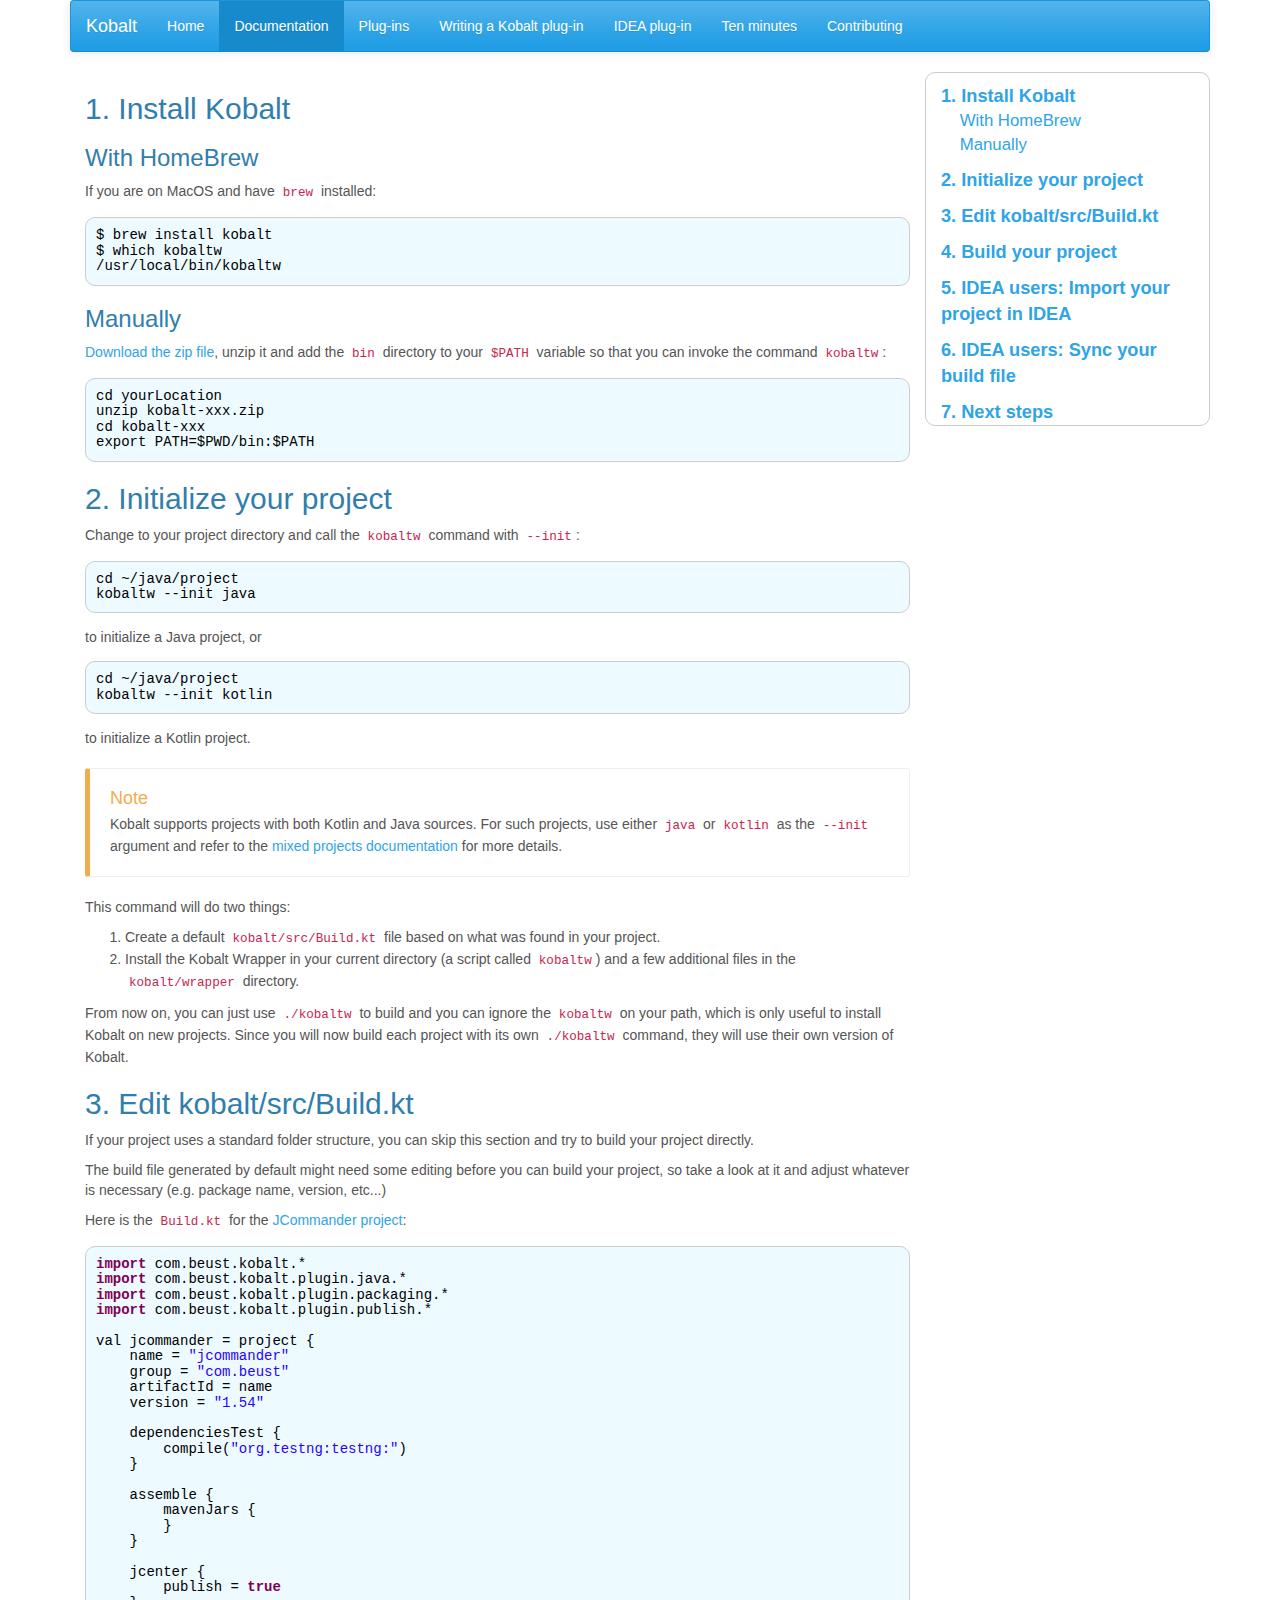
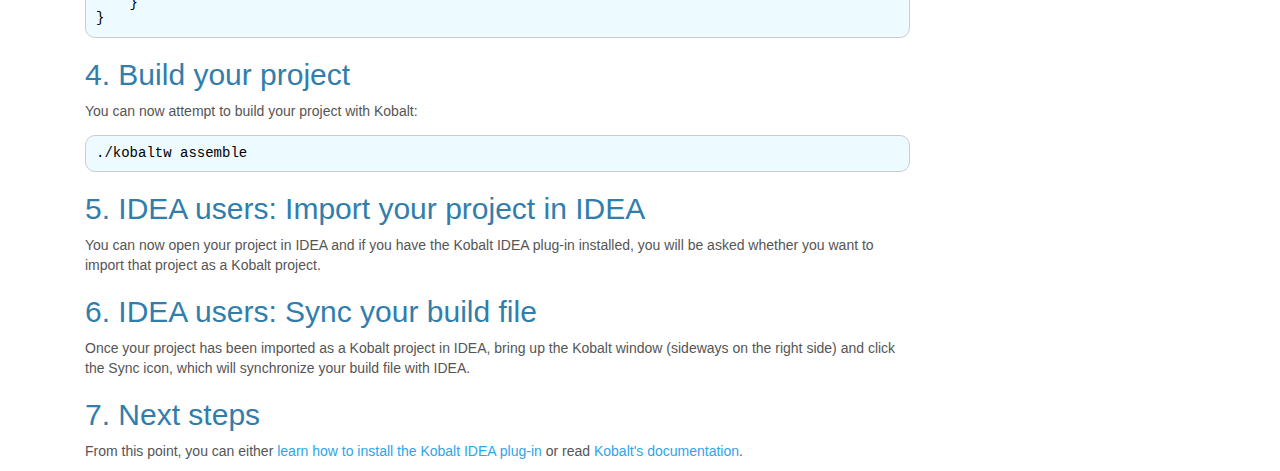
<file: getting-started/index.html>
<html>
    <head>
        <title>
        Kobalt, by Cedric Beust
        </title>
        <script type="text/javascript" src="../sh/scripts/shCore.js"></script>
        <script type="text/javascript" src="../sh/scripts/shBrushJScript.js"></script>
        <script type="text/javascript" src="../sh/scripts/shBrushJava.js"></script>
        <script type="text/javascript" src="../sh/scripts/shBrushPlain.js"></script>
        <script>
                SyntaxHighlighter.defaults['gutter'] = false;
                SyntaxHighlighter.defaults['toolbar'] = false;
                SyntaxHighlighter.all();
        </script>
        <!--[if lt IE 9]><script src="../assets/js/ie8-responsive-file-warning.js"></script><![endif]-->
        <!--
        <script src="../bootstrap/assets/js/ie-emulation-modes-warning.js"></script>
        -->
        <!-- HTML5 shim and Respond.js for IE8 support of HTML5 elements and media queries -->
        <!--[if lt IE 9]>
        <script src="https://oss.maxcdn.com/html5shiv/3.7.2/html5shiv.min.js"></script>
        <script src="https://oss.maxcdn.com/respond/1.4.2/respond.min.js"></script>
        <![endif]-->
        <!-- Favicons -->
        <!--
        <link rel="icon" href="/favicon.ico">
        -->
        <script>
                (function(i,s,o,g,r,a,m){i['GoogleAnalyticsObject']=r;i[r]=i[r]||function(){
                            (i[r].q=i[r].q||[]).push(arguments)},i[r].l=1*new Date();a=s.createElement(o),
                        m=s.getElementsByTagName(o)[0];a.async=1;a.src=g;m.parentNode.insertBefore(a,m)
                })(window,document,'script','//www.google-analytics.com/analytics.js','ga');
                ga('create', 'UA-238215-6', 'auto');
                ga('send', 'pageview');
        </script>
    </head>
    <body>
        <div class="container">
            <!-- Static navbar -->
            <nav id="kobalt-navbar" class="navbar navbar-default">
            </nav>
            <div class="col-md-9">
                <h2 class="section" id="installing">1. Install Kobalt</h2>
                <h3 class="section" indent="1" id="homebrew">With HomeBrew</h3>
                <p>
                    If you are on MacOS and have <code>brew</code> installed:
<pre class="brush:plain">
$ brew install kobalt
$ which kobaltw
/usr/local/bin/kobaltw</pre>
</p>
<h3 class="section" indent="1" id="manually">Manually</h3>
<p>
<a href="https://github.com/cbeust/kobalt/releases/latest">Download the zip file</a>, unzip it and add the <code>bin</code> directory to your <code>$PATH</code> variable so that you can invoke the command <code>kobaltw</code>:
</p>
<pre class="brush:plain">
cd yourLocation
unzip kobalt-xxx.zip
cd kobalt-xxx
export PATH=$PWD/bin:$PATH
</pre>
<h2 class="section" id="initialize">2. Initialize your project</h2>
<p>
Change to your project directory and call the <code>kobaltw</code> command with <code>--init</code>:
</p>
<pre class="brush:plain">
cd ~/java/project
kobaltw --init java</pre>
to initialize a Java project, or
<pre class="brush:plain">
cd ~/java/project
kobaltw --init kotlin</pre>
<p>
to initialize a Kotlin project.
</p>
                <div class="bs-callout bs-callout-warning">
                    <h4>Note</h4>

                    Kobalt supports projects with both Kotlin and Java sources. For such projects,
                use either <code>java</code> or <code>kotlin</code> as the <code>--init</code> argument and refer to the <a href="../plug-ins/index.html#mixed-projects">mixed projects documentation</a> for more details.
                    </div>
<p>
This command will do two things:
</p>
<ol>
<li>Create a default <code>kobalt/src/Build.kt</code> file based on what was found in your project.</li>
<li>Install the Kobalt Wrapper in your current directory (a script called <code>kobaltw</code>) and a few additional files in the <code>kobalt/wrapper</code> directory.</li>
</ol>
<p>
From now on, you can just use <code>./kobaltw</code> to build and you can ignore the <code>kobaltw</code> on your path, which is only useful to install Kobalt on new projects. Since you will now build each project with its own <code>./kobaltw</code> command, they will use their own version of Kobalt.
</p>
<h2 class="section" id="edit">3. Edit kobalt/src/Build.kt</h2>

<p>
    If your project uses a standard folder structure, you can skip this section and try to build your project directly.
</p>
<p>The build file generated by default might need some editing before you can build your project, so take a look at it and adjust whatever is necessary (e.g. package name, version, etc...)</p>
<p>
Here is the <code>Build.kt</code> for the <a href="https://github.com/cbeust/jcommander/blob/master/kobalt/src/Build.kt">JCommander project</a>:
</p>
<pre class="brush:java">
import com.beust.kobalt.*
import com.beust.kobalt.plugin.java.*
import com.beust.kobalt.plugin.packaging.*
import com.beust.kobalt.plugin.publish.*

val jcommander = project {
    name = "jcommander"
    group = "com.beust"
    artifactId = name
    version = "1.54"

    dependenciesTest {
        compile("org.testng:testng:")
    }

    assemble {
        mavenJars {
        }
    }

    jcenter {
        publish = true
    }
}</pre>
<h2 class="section" id="build">4. Build your project</h2>
<p>
    You can now attempt to build your project with Kobalt:
</p>
<pre class="brush:java">
./kobaltw assemble</pre>
<h2 class="section" id="import-in-idea">5. IDEA users: Import your project in IDEA</h2>
<p>

<p>
You can now open your project in IDEA and if you have the Kobalt IDEA plug-in installed, you
will be asked whether you want to import that project as a Kobalt project.
</p>
<h2 class="section" id="idea-plugin">6. IDEA users: Sync your build file</h2>
<p>
  Once your project has been imported as a Kobalt project in IDEA, bring up the Kobalt window (sideways on the
  right side) and click the Sync icon, which will synchronize your build file with IDEA.
</p>

<h2 class="section" id="next-steps">7. Next steps</h2>
<p>
    From this point, you can either <a href="../idea-plug-in/index.html">learn how to install the Kobalt IDEA plug-in</a> or read <a href="../documentation/index.html">Kobalt's documentation</a>.
</p>

            </div>
<!-- Table of contents -->
<div class="col-md-3" id="table-of-contents">
</div>
</div> <!-- /container -->
<!-- Bootstrap core JavaScript
================================================== -->
<!-- Placed at the end of the document so the pages load faster -->
<script src="https://ajax.googleapis.com/ajax/libs/jquery/1.11.3/jquery.min.js"></script>
<script src="../bootstrap/dist/js/bootstrap.min.js"></script>
<script src="../js/kobalt.js"></script>
<script>generateKobalt(1);</script>
<!--
<script src="../bootstrap/dist/js/docs.min.js"></script>
-->
<!-- IE10 viewport hack for Surface/desktop Windows 8 bug -->
<!--
<script src="../../assets/js/ie10-viewport-bug-workaround.js"></script>
-->
</body>
</file>
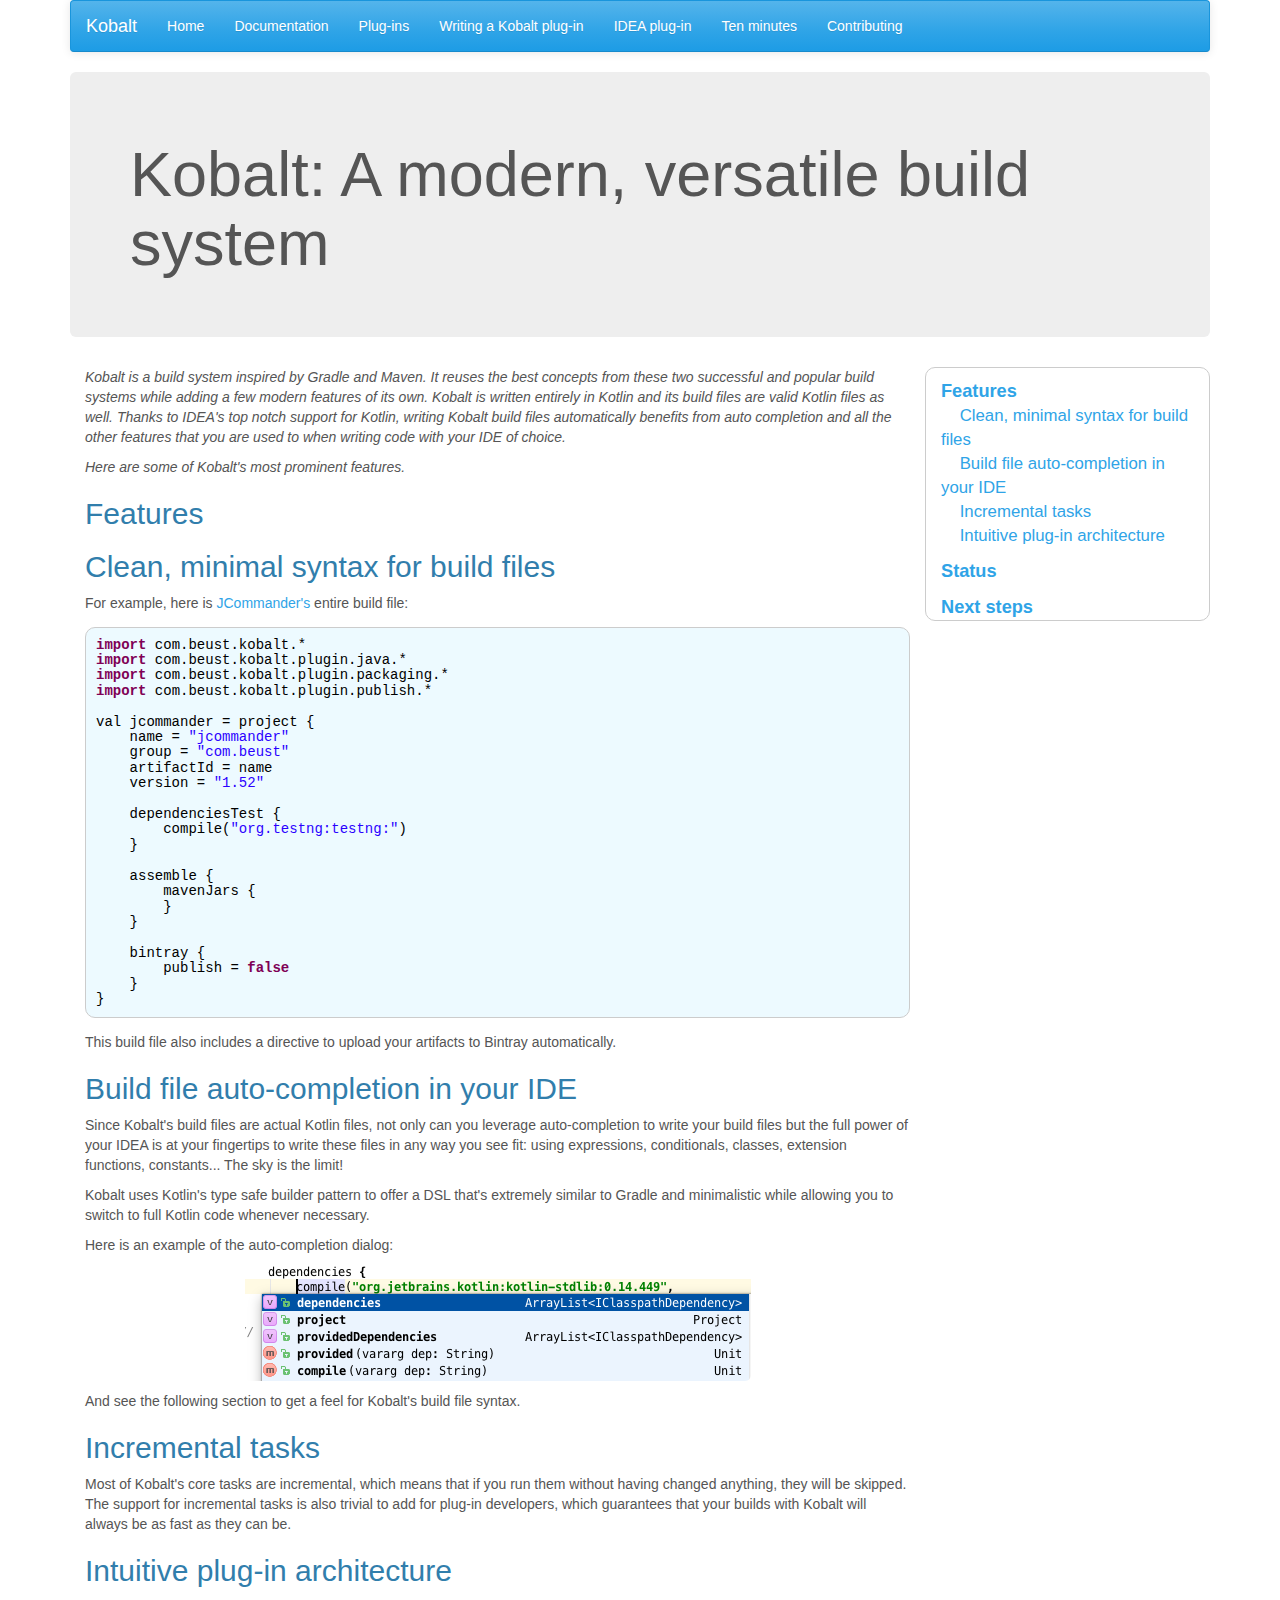
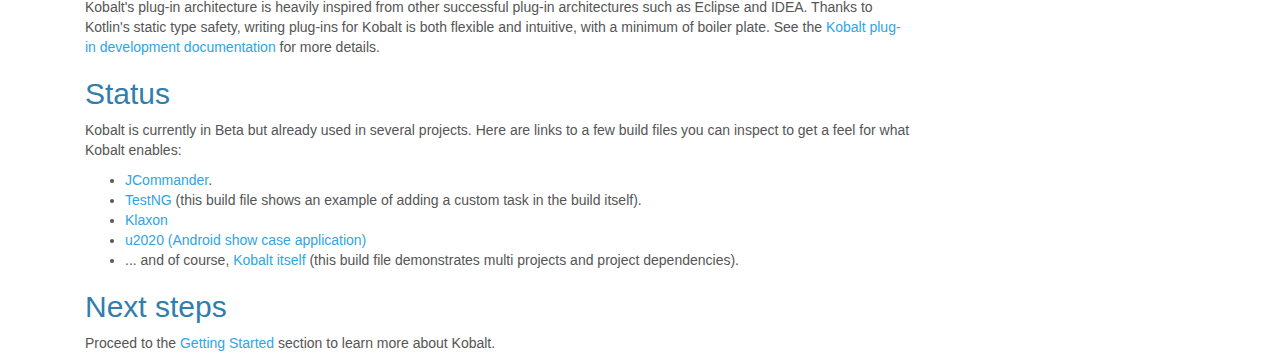
<file: home/index.html>
<html>
<head>
<title>

    Kobalt: a modern, versatile build system by Cedric Beust

</title>

    <script type="text/javascript" src="../sh/scripts/shCore.js"></script>
    <script type="text/javascript" src="../sh/scripts/shBrushJScript.js"></script>
    <script type="text/javascript" src="../sh/scripts/shBrushJava.js"></script>
    <script type="text/javascript" src="../sh/scripts/shBrushPlain.js"></script>

    <script>
        SyntaxHighlighter.defaults['gutter'] = false;
        SyntaxHighlighter.defaults['toolbar'] = false;
        SyntaxHighlighter.all();
    </script>

<!--[if lt IE 9]><script src="../assets/js/ie8-responsive-file-warning.js"></script><![endif]-->
<!--
<script src="../bootstrap/assets/js/ie-emulation-modes-warning.js"></script>
-->

<!-- HTML5 shim and Respond.js for IE8 support of HTML5 elements and media queries -->
<!--[if lt IE 9]>
  <script src="https://oss.maxcdn.com/html5shiv/3.7.2/html5shiv.min.js"></script>
  <script src="https://oss.maxcdn.com/respond/1.4.2/respond.min.js"></script>
<![endif]-->

<!-- Favicons -->
<!--
<link rel="icon" href="/favicon.ico">
-->
    <script>
        (function(i,s,o,g,r,a,m){i['GoogleAnalyticsObject']=r;i[r]=i[r]||function(){
                    (i[r].q=i[r].q||[]).push(arguments)},i[r].l=1*new Date();a=s.createElement(o),
                m=s.getElementsByTagName(o)[0];a.async=1;a.src=g;m.parentNode.insertBefore(a,m)
        })(window,document,'script','//www.google-analytics.com/analytics.js','ga');

        ga('create', 'UA-238215-6', 'auto');
        ga('send', 'pageview');

    </script>
</head>

<body>


    <div class="container">

      <!-- Static navbar -->
      <nav id="kobalt-navbar" class="navbar navbar-default">
      </nav>

      <!-- Main component for a primary marketing message or call to action -->
      <div class="jumbotron">
        <h1>Kobalt: A modern, versatile build system</h1>
      </div>

      <!-- Main content -->
      <div class="col-md-9">

<p>
<em style="font-size: 1em">
    Kobalt is a build system inspired by Gradle and Maven. It reuses the best concepts from these two
    successful and popular build systems while adding a few modern features of its own. Kobalt is written
    entirely in Kotlin and its build files are valid Kotlin files as well. Thanks to IDEA's top notch
    support for Kotlin, writing Kobalt build files automatically benefits from auto completion and all
    the other features that you are used to when writing code with your IDE of choice.
</em>
</p>
<p>
    <em style="font-size: 1em">
      Here are some of Kobalt's most prominent features.
  </em>
</p>
<h2 class="section" id="features">Features</h2>

<h2 class="section" id="syntax" indent="1">Clean, minimal syntax for build files</h2>
<p>
For example, here is <a href="http://jcommander.org">JCommander's</a> entire build file:
</p>

<pre class="brush:java">
import com.beust.kobalt.*
import com.beust.kobalt.plugin.java.*
import com.beust.kobalt.plugin.packaging.*
import com.beust.kobalt.plugin.publish.*

val jcommander = project {
    name = "jcommander"
    group = "com.beust"
    artifactId = name
    version = "1.52"

    dependenciesTest {
        compile("org.testng:testng:")
    }

    assemble {
        mavenJars {
        }
    }

    bintray {
        publish = false
    }
}

</pre>
<p>
  This build file also includes a directive to upload your artifacts to Bintray automatically.
</p>


<h2 class="section" id="buildFile" indent="1">Build file auto-completion in your IDE</h2>
<p>
  Since Kobalt's build files are actual Kotlin files, not only can you leverage auto-completion
  to write your build files but the full power of your IDEA is at your fingertips to write
  these files in any way you see fit: using expressions, conditionals, classes, extension functions,
  constants... The sky is the limit!
</p>
<p>
  Kobalt uses Kotlin's type safe builder pattern to offer a DSL that's extremely similar to Gradle
  and minimalistic while allowing you to switch to full Kotlin code whenever necessary.
</p>
<p>
  Here is an example of the auto-completion dialog:
</p>
<p align="center">
  <img src="../pics/auto-completion.png" class="img-rounded"/>
</p>
<p>
  And see the following section to get a feel for Kobalt's build file syntax.
</p>


          <h2 class="section" id="incremental" indent="1">Incremental tasks</h2>
<p>
  Most of Kobalt's core tasks are incremental, which means that if you run them without having changed anything, they will be skipped. The support for incremental tasks is also trivial to add for plug-in developers, which guarantees that your builds with Kobalt will always be as fast as they can be.
</p>
  <h2 class="section" id="plug-in" indent="1">Intuitive plug-in architecture</li></h2>
          <p>
              Kobalt's plug-in architecture is heavily inspired from other successful plug-in architectures such
              as Eclipse and IDEA. Thanks to Kotlin's static type safety, writing plug-ins for Kobalt is both
              flexible and intuitive, with a minimum of boiler plate. See the
              <a href="../plug-in-development/index.html">Kobalt plug-in development documentation</a> for more details.
          </p>
</ul>
</p>

          <!--
<h2 class="section" id="design-goals">Design goals</h2>

<ul>
  <li>Completely written in Kotlin: core, plug-ins and build files.
  <li>Auto completion from the IDE.
  <li>Reusing all the good ideas from Gradle, such as the DSL and the wrapper.
  <li>Fast builds.
  <li>Support for all scopes (including <code>provided</code>).
  <li>Streamlining the build file, applying "convention over configuration" as much as possible.
  <li>A turnkey solution with all the common plug-ins pre-installed. With Kobalt, you can create a package and upload it to JCenter within ten minutes. <a href="../ten-minutes/index.html">See for yourself!</a>
  <li>An agnostic build tool. Kobalt can be used to build Kotlin and Java projects today but it's capable to build anything: any language (JVM or not) or platform (Android, Spring, ...).
</ul>
-->

<h2 class="section" id="path">Status</h2>

<p>
Kobalt is currently in Beta but already used in several projects. Here are links to a few build files you can inspect to get a feel for what Kobalt enables:
</p>

<ul>
  <li><a href="https://github.com/cbeust/jcommander/blob/master/kobalt/src/Build.kt">JCommander</a>.</li>
  <li><a href="https://github.com/cbeust/testng/blob/master/kobalt/src/Build.kt">TestNG</a> (this build file shows an example of adding a custom task in the build itself).</li>
  <li><a href="https://github.com/cbeust/klaxon/blob/master/kobalt/src/Build.kt">Klaxon</a></li>
  <li><a href="https://github.com/cbeust/kobalt-android">u2020 (Android show case application)</a></li>
  <li>... and of course, <a href="https://github.com/cbeust/kobalt/blob/master/kobalt/src/Build.kt">Kobalt itself</a> (this build file demonstrates multi projects and project dependencies).</li>
</ul>

<h2 class="section" id="next-step">Next steps</h2>
<p>
  Proceed to the <a href="../getting-started/index.html">Getting Started</a> section to learn more about Kobalt.
</p>


          <p>
</p>

      </div>

      <!-- Table of contents -->
      <div class="col-md-3" id="table-of-contents">
      </div>

<!-- Bootstrap core JavaScript
================================================== -->
<!-- Placed at the end of the document so the pages load faster -->
<script src="https://ajax.googleapis.com/ajax/libs/jquery/1.11.3/jquery.min.js"></script>
<script src="../bootstrap/dist/js/bootstrap.min.js"></script>
<script src="../js/kobalt.js"></script>
<script>generateKobalt();</script>

  <!--
  <script src="../../assets/js/docs.min.js"></script>
-->
<!-- IE10 viewport hack for Surface/desktop Windows 8 bug -->
<!--
<script src="../../assets/js/ie10-viewport-bug-workaround.js"></script>
-->

</body>
</file>
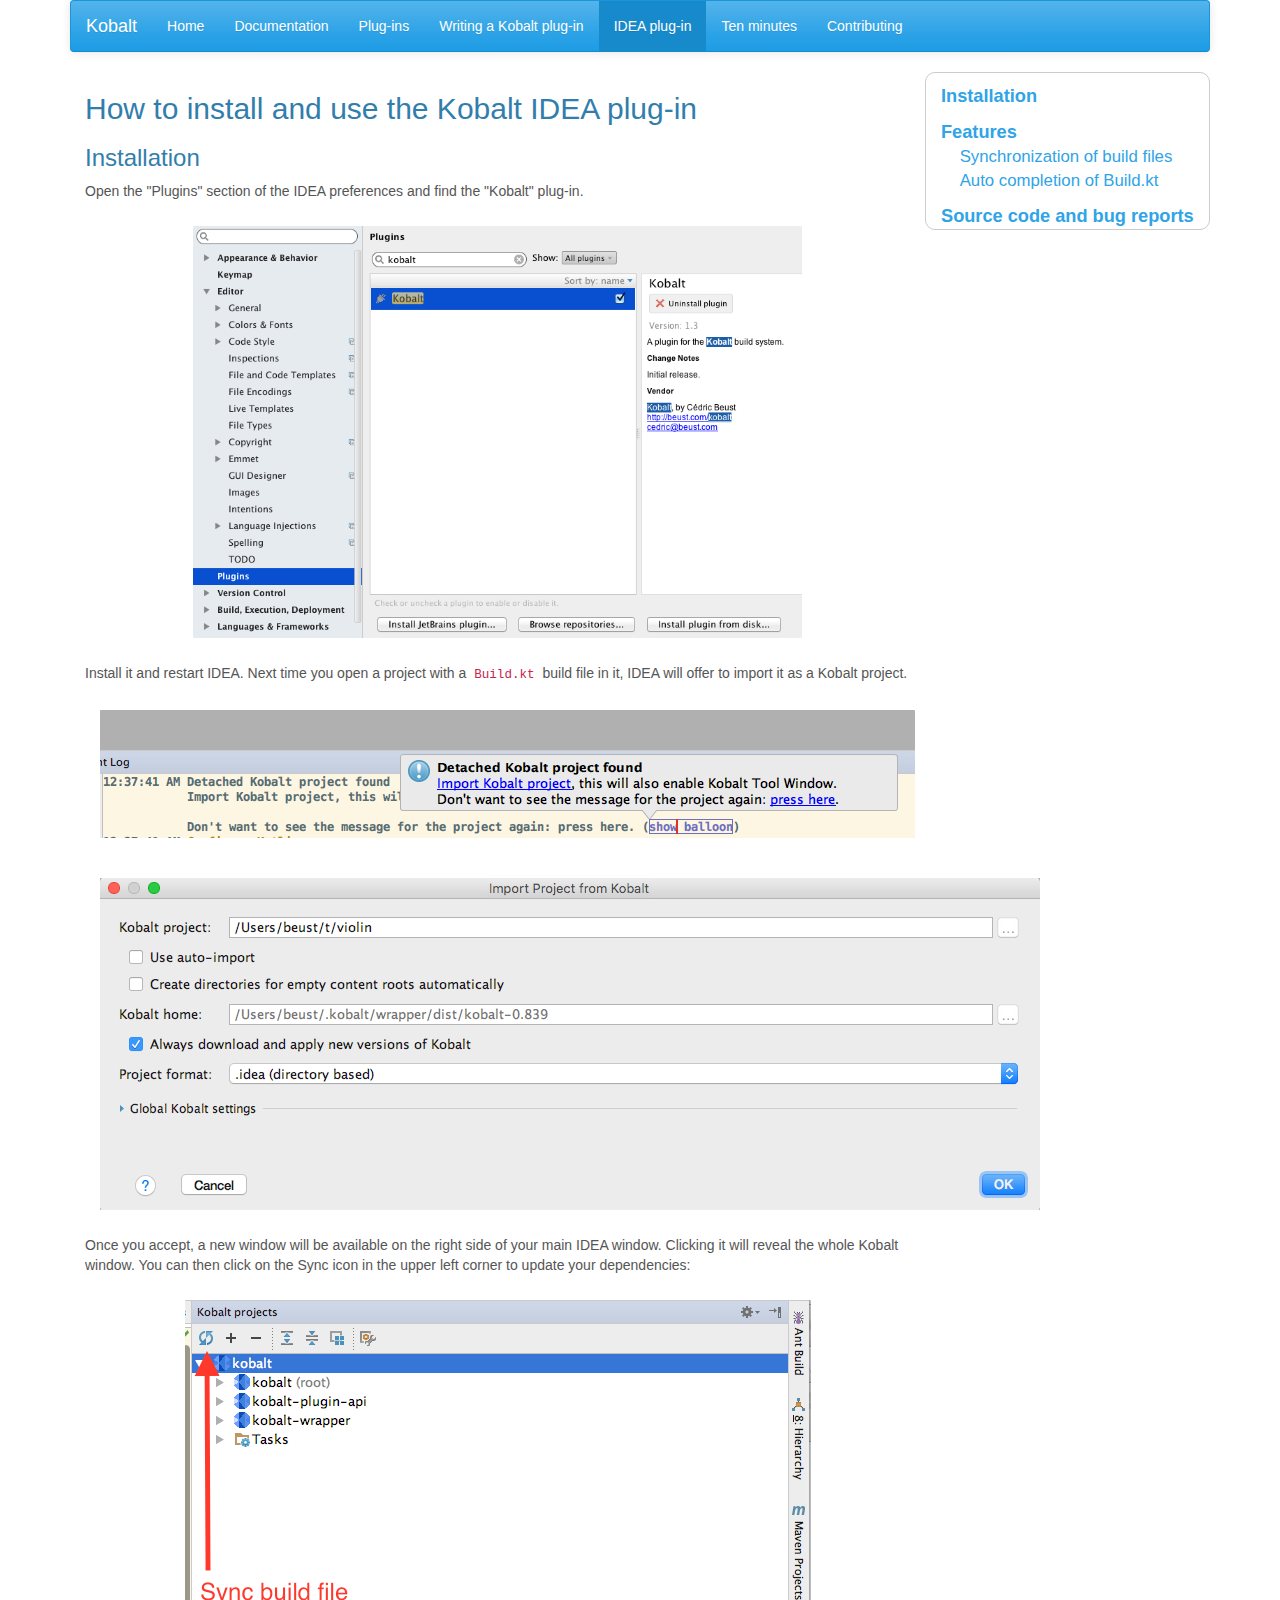
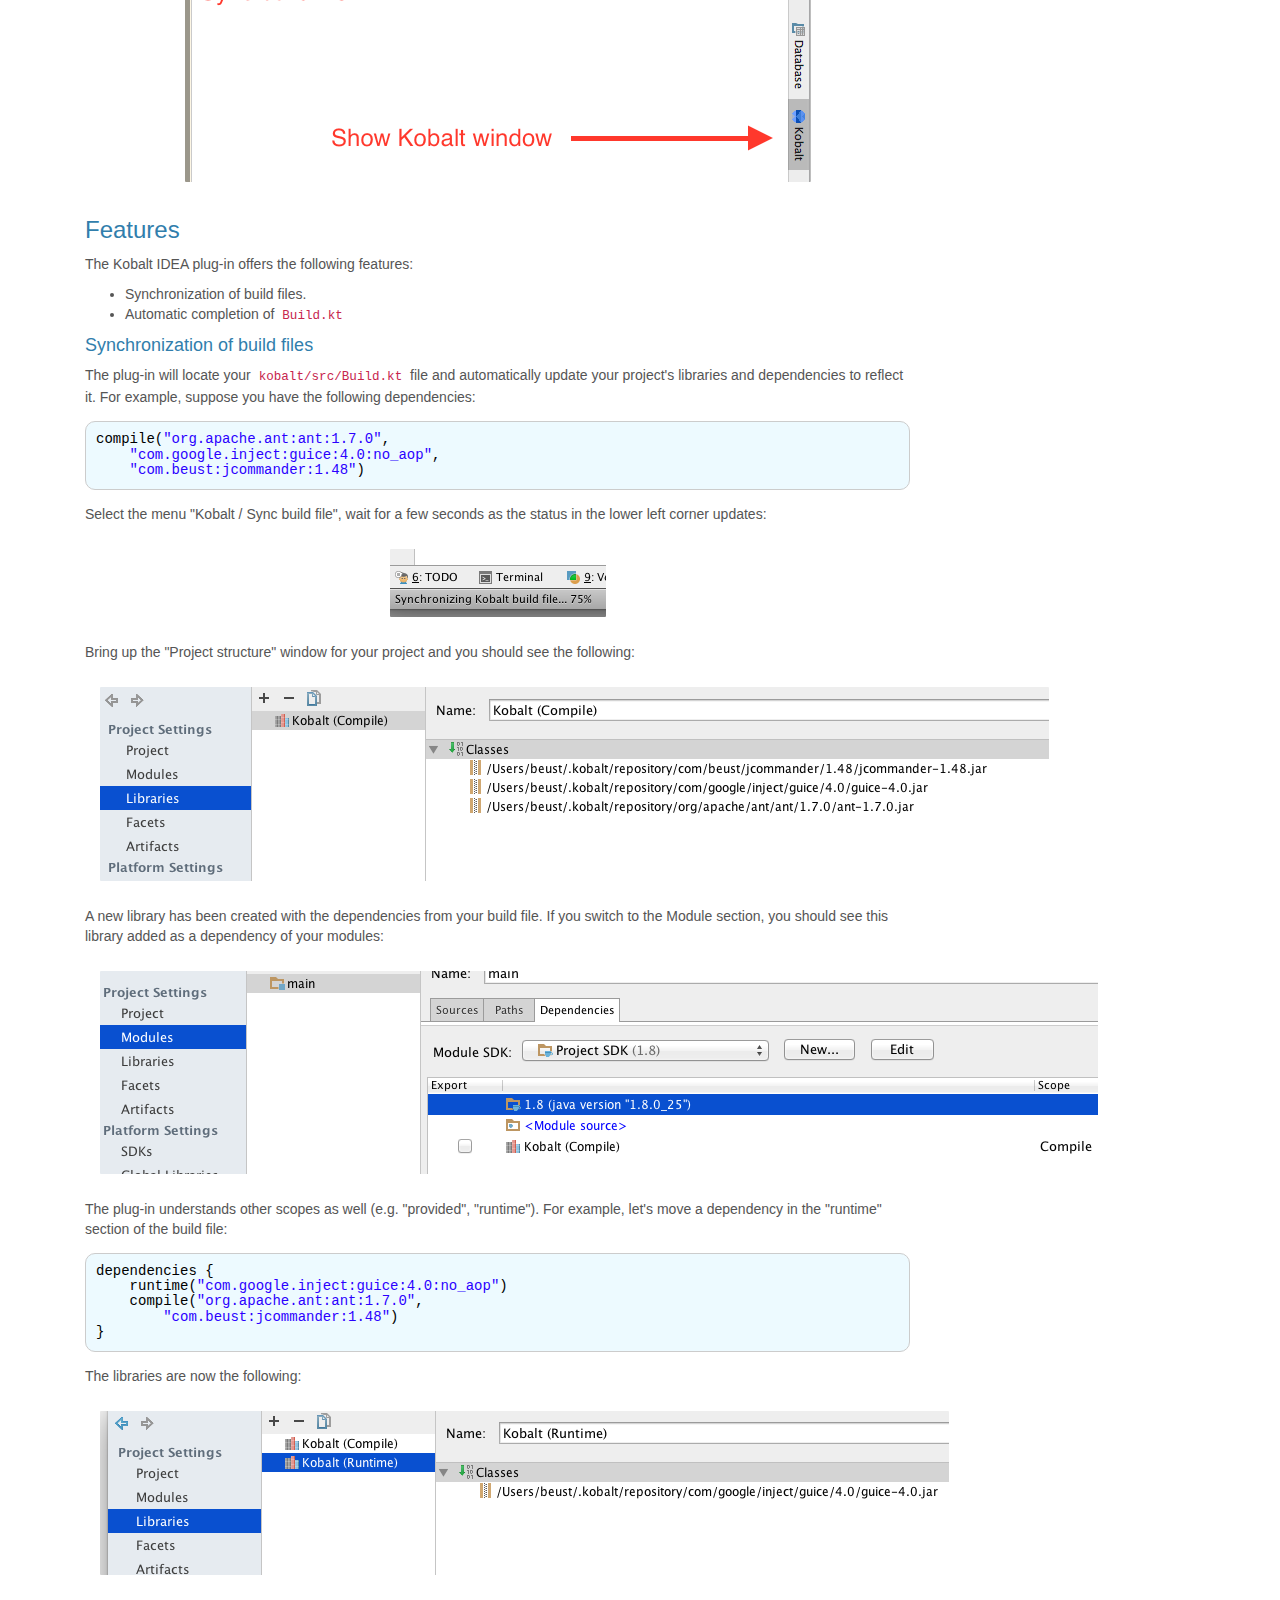
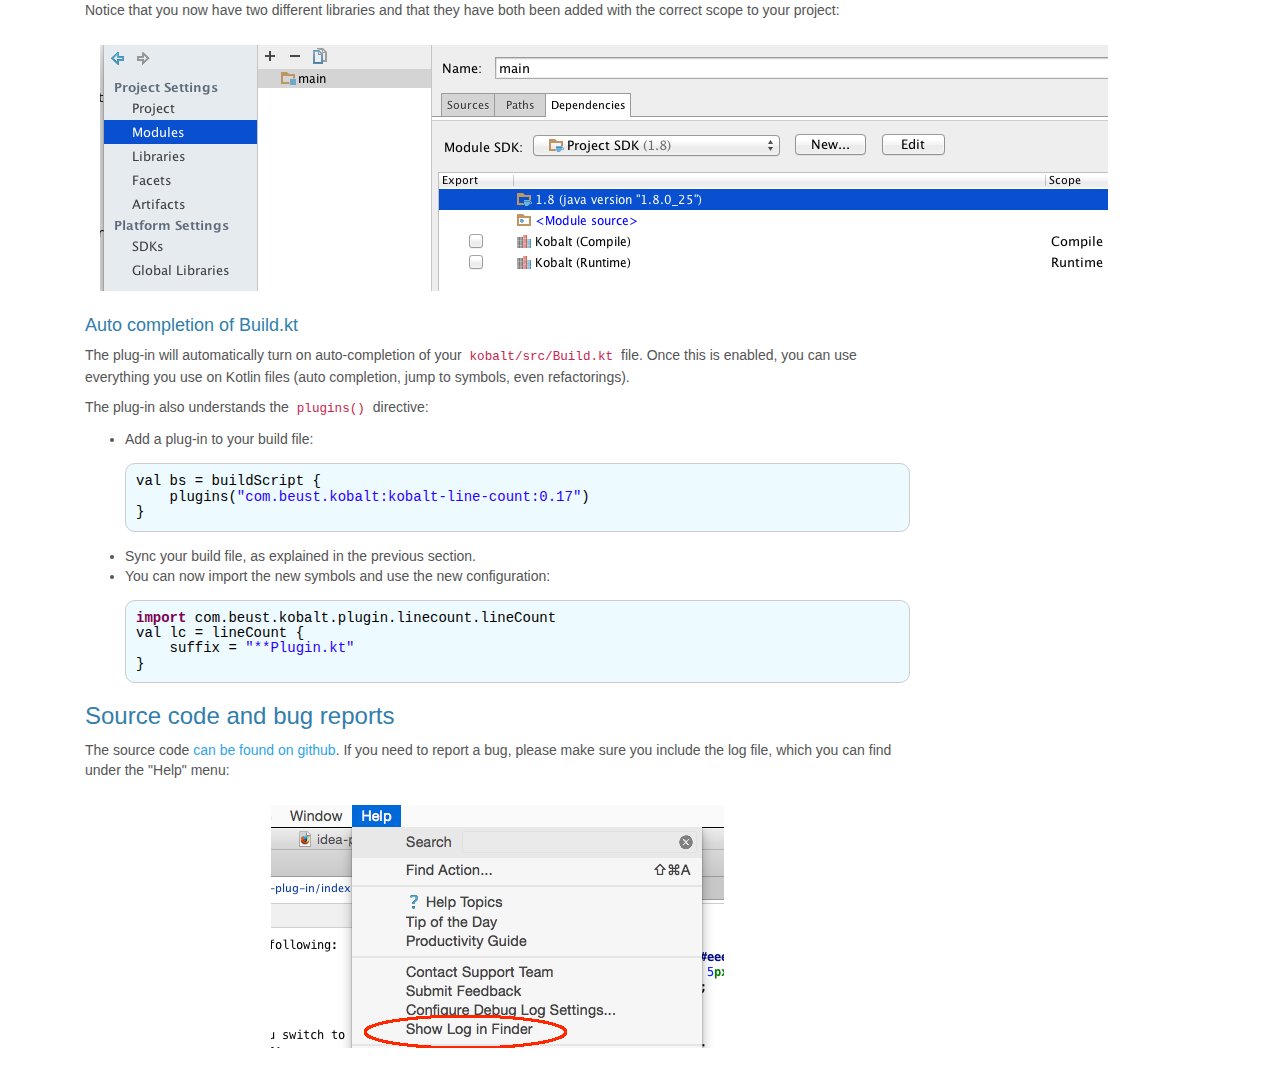
<file: idea-plug-in/index.html>
<html>
<head>
<title>

    Kobalt: a modern, versatile build system by Cedric Beust

</title>

<!-- Bootstrap core CSS -->
    <script type="text/javascript" src="../sh/scripts/shCore.js"></script>
    <script type="text/javascript" src="../sh/scripts/shBrushJScript.js"></script>
    <script type="text/javascript" src="../sh/scripts/shBrushJava.js"></script>
    <script type="text/javascript" src="../sh/scripts/shBrushPlain.js"></script>

    <script>
        SyntaxHighlighter.defaults['gutter'] = false;
        SyntaxHighlighter.defaults['toolbar'] = false;
        SyntaxHighlighter.all();
    </script>

  <!-- Optional Bootstrap Theme -->

  <link href="data:text/css;charset=utf-8," data-href="../bootstrap/dist/css/bootstrap-theme.min.css" rel="stylesheet" id="bs-theme-stylesheet">


<!--[if lt IE 9]><script src="../assets/js/ie8-responsive-file-warning.js"></script><![endif]-->
<!--
<script src="../bootstrap/assets/js/ie-emulation-modes-warning.js"></script>
-->

<!-- HTML5 shim and Respond.js for IE8 support of HTML5 elements and media queries -->
<!--[if lt IE 9]>
  <script src="https://oss.maxcdn.com/html5shiv/3.7.2/html5shiv.min.js"></script>
  <script src="https://oss.maxcdn.com/respond/1.4.2/respond.min.js"></script>
<![endif]-->

<!-- Favicons -->
<!--
<link rel="icon" href="/favicon.ico">
-->

    <style type="text/css">
        img {
            border: 1px solid #cccccc;
            padding: 5px;
            margin: 10px;
        }
        img.kb-wide {
            width: 75%;
        }
    </style>
</head>

<body>


    <div class="container">

      <!-- Static navbar -->
      <nav id="kobalt-navbar" class="navbar navbar-default">
      </nav>

      <!-- Main content -->
      <div class="col-md-9">
<h2>How to install and use the Kobalt IDEA plug-in</h2>

<h3 class="section" id="installation">Installation</h3>
<p>
    Open the "Plugins" section of the IDEA preferences and find the "Kobalt" plug-in.
</p>
<p align="center">
    <img src="../pics/install-plugin.png" class="img-rounded kb-wide"/>
</p>
<p>
 Install it and restart IDEA. Next time you open a project with a <code>Build.kt</code> build file in it, IDEA
    will offer to import it as a Kobalt project.
</p>
          <p align="center">
              <img src="../pics/kobalt-import-1.png" class="img-rounded"/>
          </p>
          <p align="center">
              <img src="../pics/kobalt-import-2.png" class="img-rounded"/>
          </p>

          <p>
Once you accept, a new window will be available on the right
side of your main IDEA window. Clicking it will reveal the whole Kobalt window.
You can then click on the Sync icon in the upper left corner to update your dependencies:
</p>

<p align="center">
  <img src="../pics/kobalt-main-window.png" class="img-rounded"/>
</p>
<h3 class="section" id="features">Features</h3>
<p>
    The Kobalt IDEA plug-in offers the following features:
    <ul>
        <li>Synchronization of build files.</li>
        <li>Automatic completion of <code>Build.kt</code></li>
    </ul>
</p>
<h4 class="section" indent="1" id="sync-build-file">Synchronization of build files</h4>
<p>
    The plug-in will locate your <code>kobalt/src/Build.kt</code> file and automatically update your project's libraries and
    dependencies to reflect it. For example, suppose you have the following dependencies:
</p>
<pre class="brush:java">
compile("org.apache.ant:ant:1.7.0",
    "com.google.inject:guice:4.0:no_aop",
    "com.beust:jcommander:1.48")
</pre>
          <p>
              Select the menu "Kobalt / Sync build file", wait for a few seconds as the status in the lower left
              corner updates:
          </p>
          <p align="center">
              <img src="../pics/status.png" class="img-rounded"/>
          </p>
          <p>
              Bring up the "Project structure" window for your project and you should see the following:
          </p>
          <p align="center">
              <img src="../pics/structure-1.png" class="img-rounded"/>
          </p>
          <p>
              A new library has been created with the dependencies from your build file. If you switch to the
              Module section, you should see this library added as a dependency of your modules:
          </p>
          <p align="center">
              <img src="../pics/structure-2.png" class="img-rounded"/>
          </p>
          <p>
              The plug-in understands other scopes as well (e.g. "provided", "runtime"). For example, let's
              move a dependency in the "runtime" section of the build file:
          </p>
<pre class="brush:java">
dependencies {
    runtime("com.google.inject:guice:4.0:no_aop")
    compile("org.apache.ant:ant:1.7.0",
        "com.beust:jcommander:1.48")
}</pre>
          <p>
              The libraries are now the following:
          </p>
          <p align="center">
              <img src="../pics/structure-3.png" class="img-rounded"/>
          </p>
          <p>
              Notice that you now have two different libraries and that they have both been added with the
              correct scope to your project:
          </p>
          <p align="center">
              <img src="../pics/structure-4.png" class="img-rounded"/>
          </p>

<h4 class="section" indent="1" id="autocompletion">Auto completion of Build.kt</h4>
          <p>
              The plug-in will automatically turn on auto-completion of your <code>kobalt/src/Build.kt</code>
              file. Once this is
              enabled, you can use everything you use on Kotlin files (auto completion, jump
              to symbols, even refactorings).
          </p>
          <p>
              The plug-in also understands the <code>plugins()</code> directive:
          </p>
          <ul>
              <li>Add a plug-in to your build file:
<pre class="brush:java">
val bs = buildScript {
    plugins("com.beust.kobalt:kobalt-line-count:0.17")
}</pre>
              </li>
              <li>Sync your build file, as explained in the previous section.</li>
              <li>You can now import the new symbols and use the new configuration:
              <pre class="brush:java">
import com.beust.kobalt.plugin.linecount.lineCount
val lc = lineCount {
    suffix = "**Plugin.kt"
}</pre>
              </li>
          </ul>

  <h3 class="section">Source code and bug reports</h3>
  <p>
      The source code <a href="http://github.com/cbeust/kobalt-intellij-plugin">can be found on github</a>.
      If you need to report a bug, please make sure you include the log file, which you can find under
      the "Help" menu:
  </p>
  <p align="center">
      <img src="../pics/show-log.png" class="img-rounded"/>
  </p>
</div>

      <!-- Table of contents -->
      <div class="col-md-3" id="table-of-contents">
      </div>

</div> <!-- container -->

<!-- Bootstrap core JavaScript
================================================== -->
<!-- Placed at the end of the document so the pages load faster -->
<script src="https://ajax.googleapis.com/ajax/libs/jquery/1.11.3/jquery.min.js"></script>
<script src="../bootstrap/dist/js/bootstrap.min.js"></script>
<script src="../js/kobalt.js"></script>
<script>generateKobalt(4);</script>

  <!--
  <script src="../../assets/js/docs.min.js"></script>
-->
<!-- IE10 viewport hack for Surface/desktop Windows 8 bug -->
<!--
<script src="../../assets/js/ie10-viewport-bug-workaround.js"></script>
-->

</body>
</file>
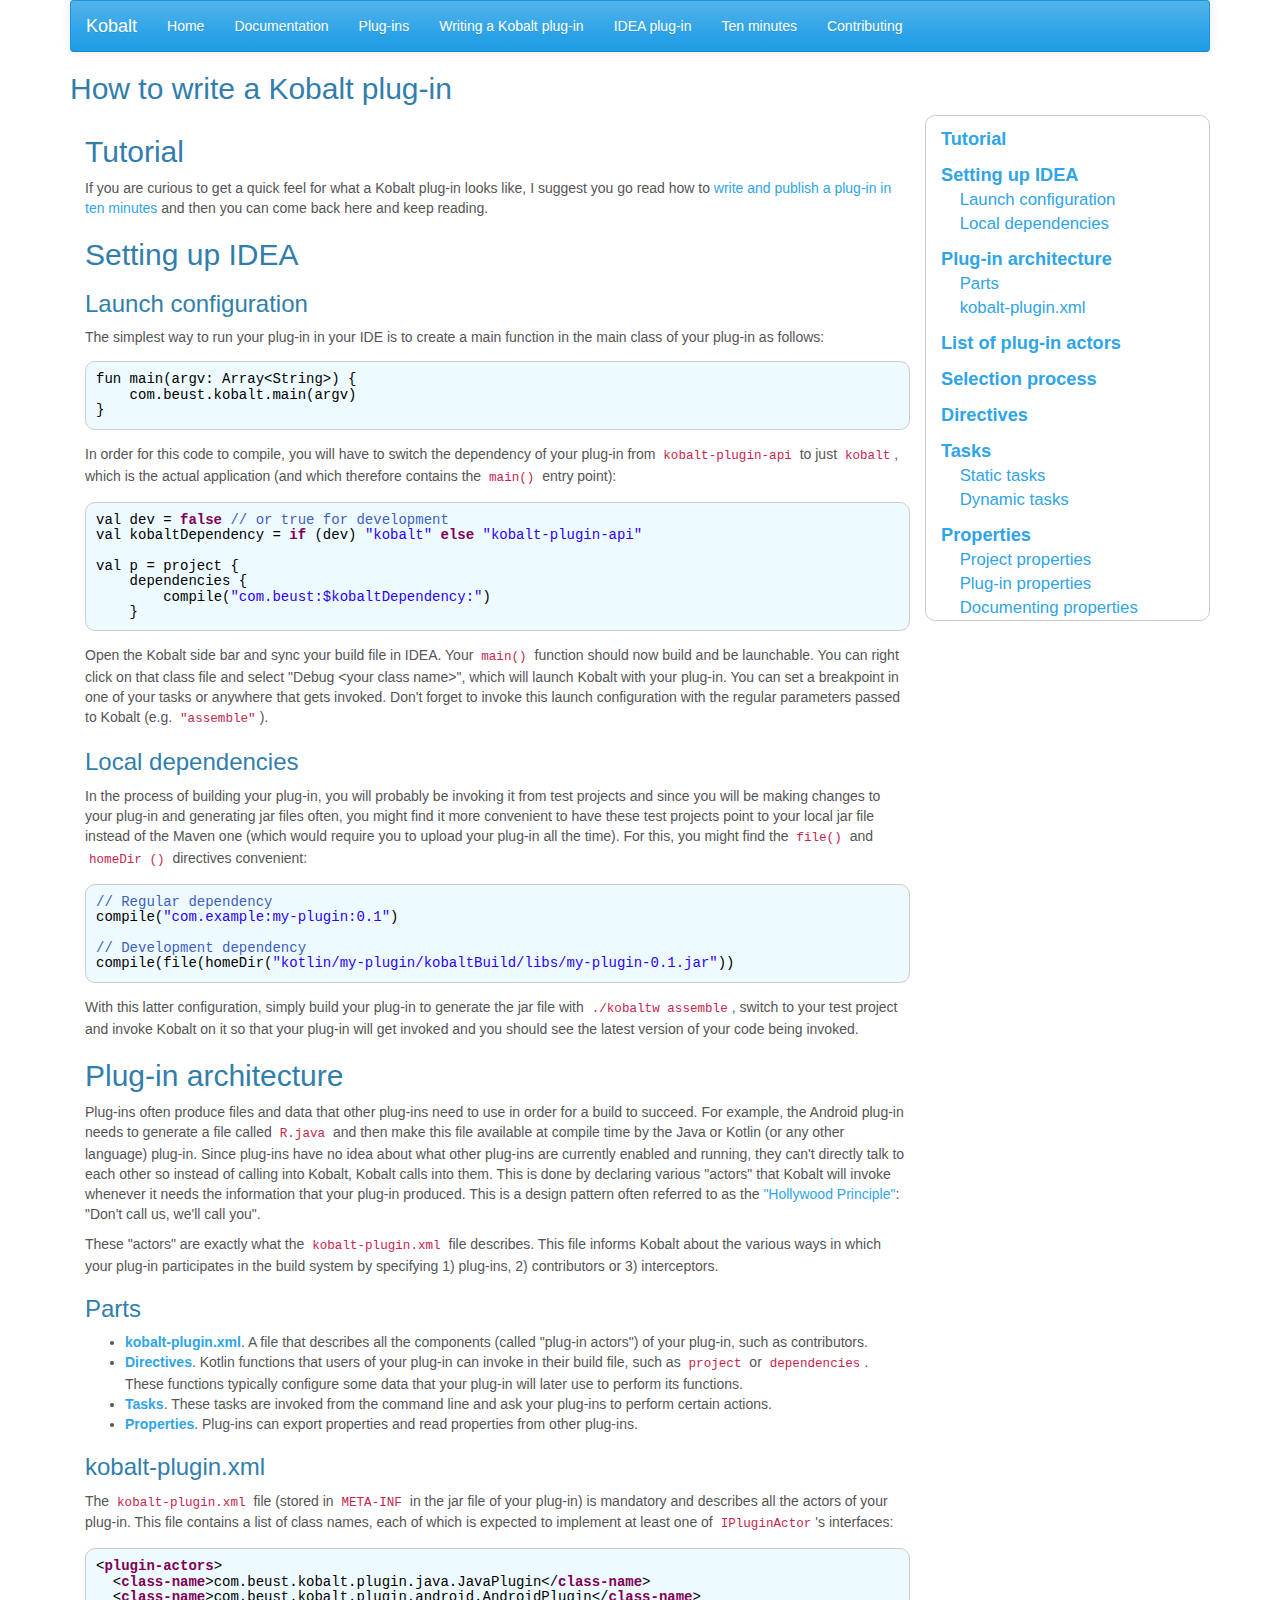
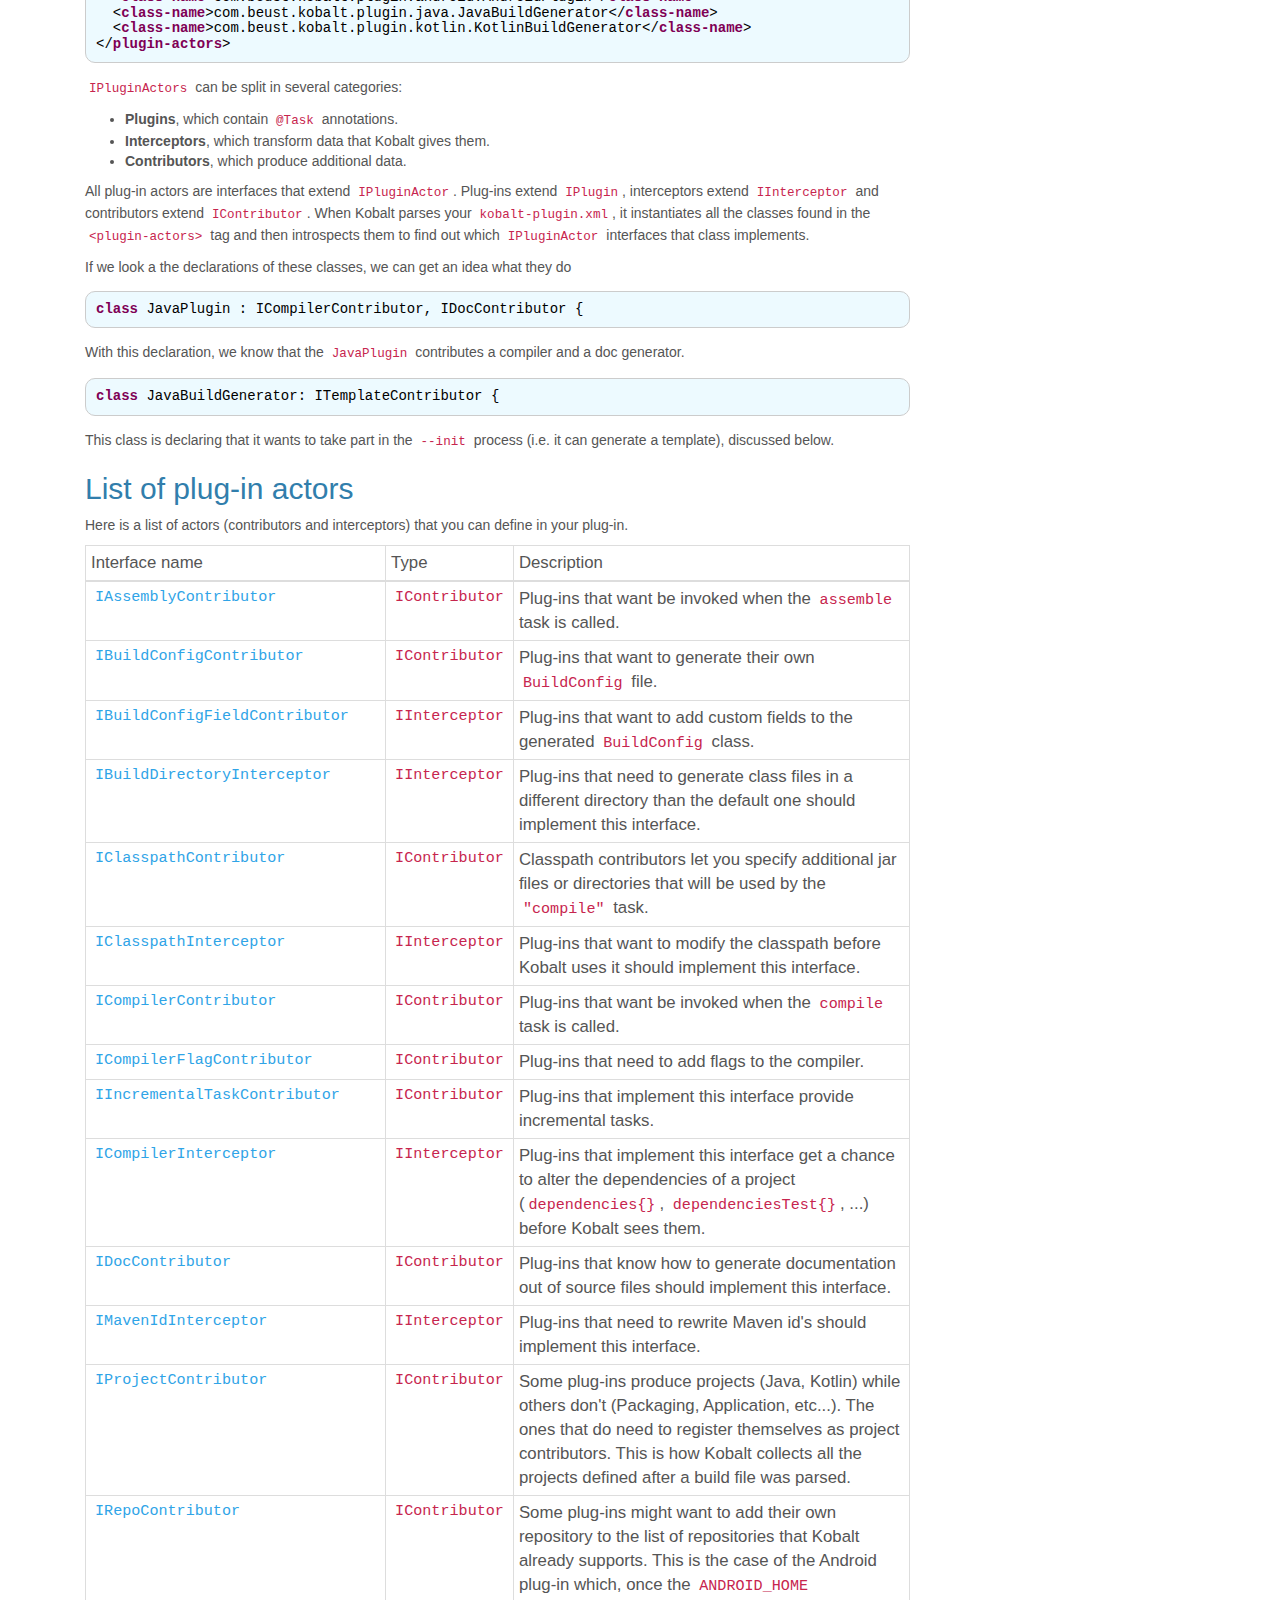
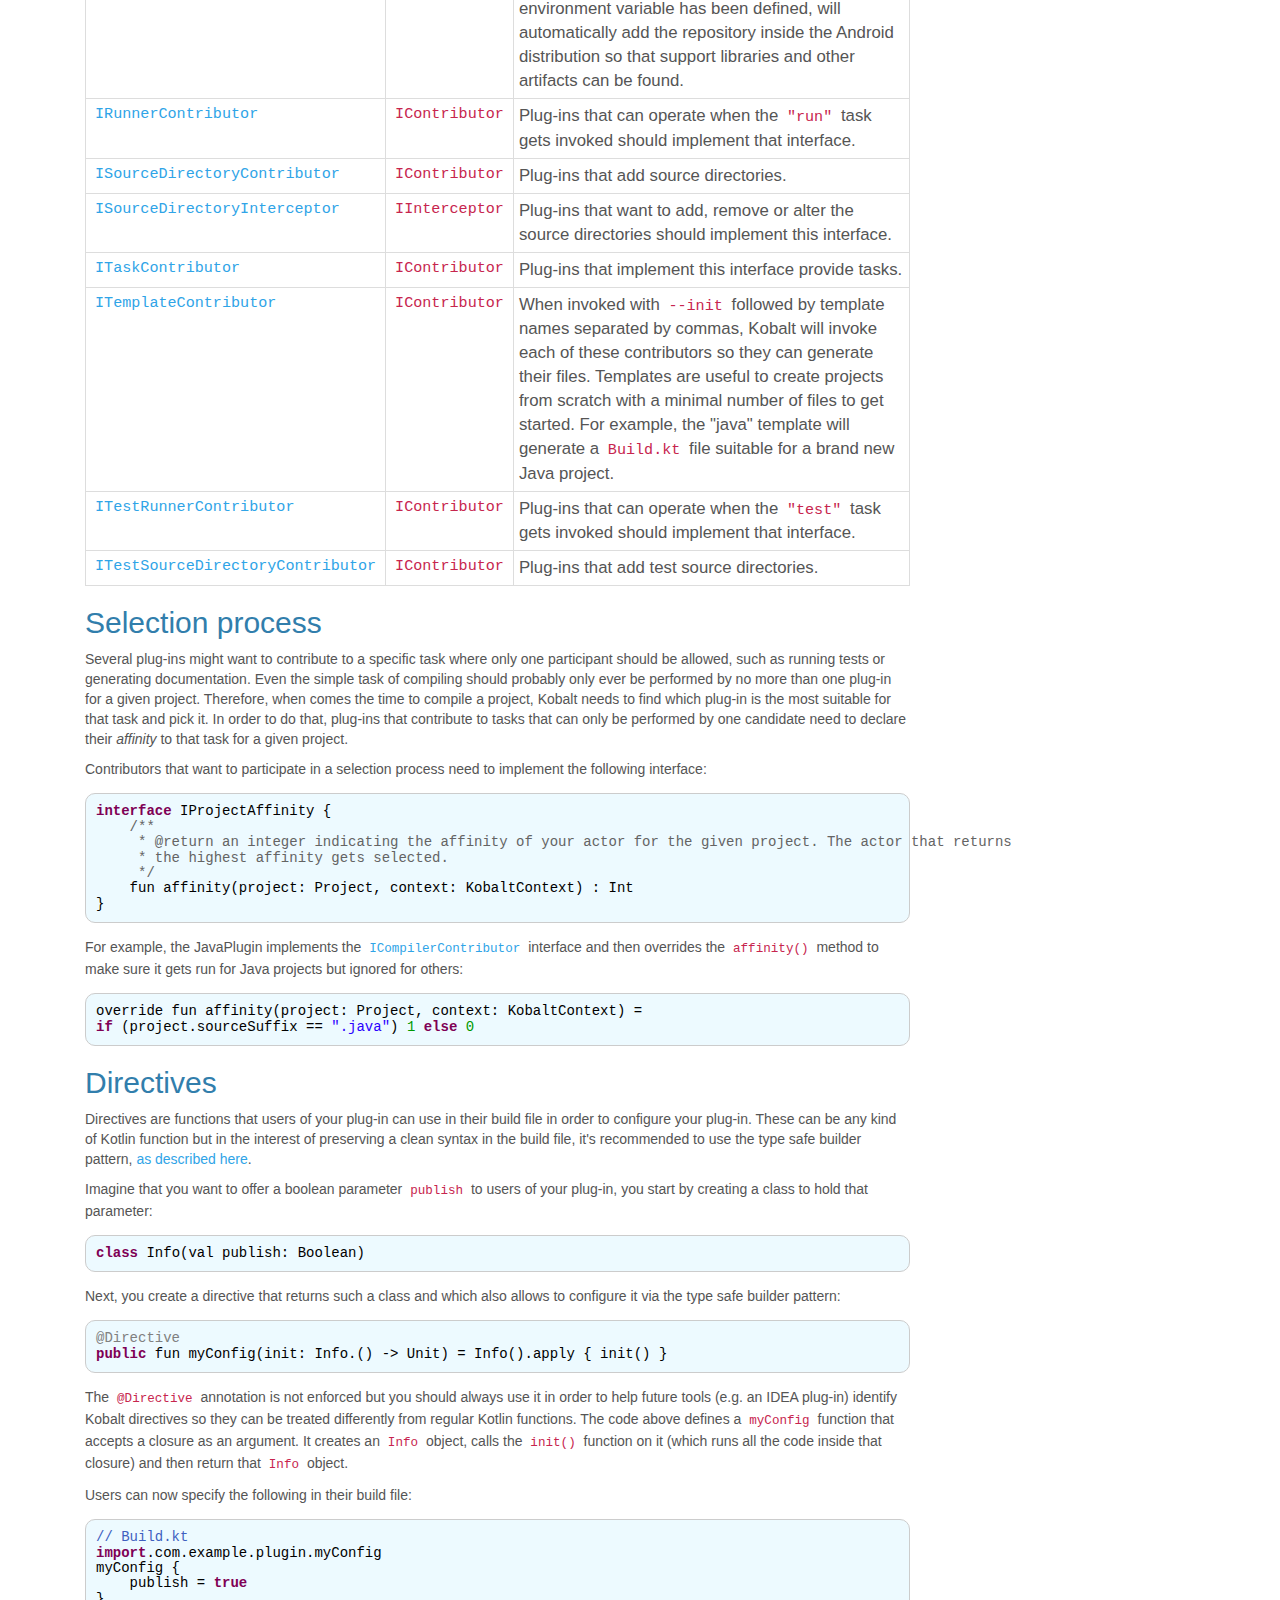
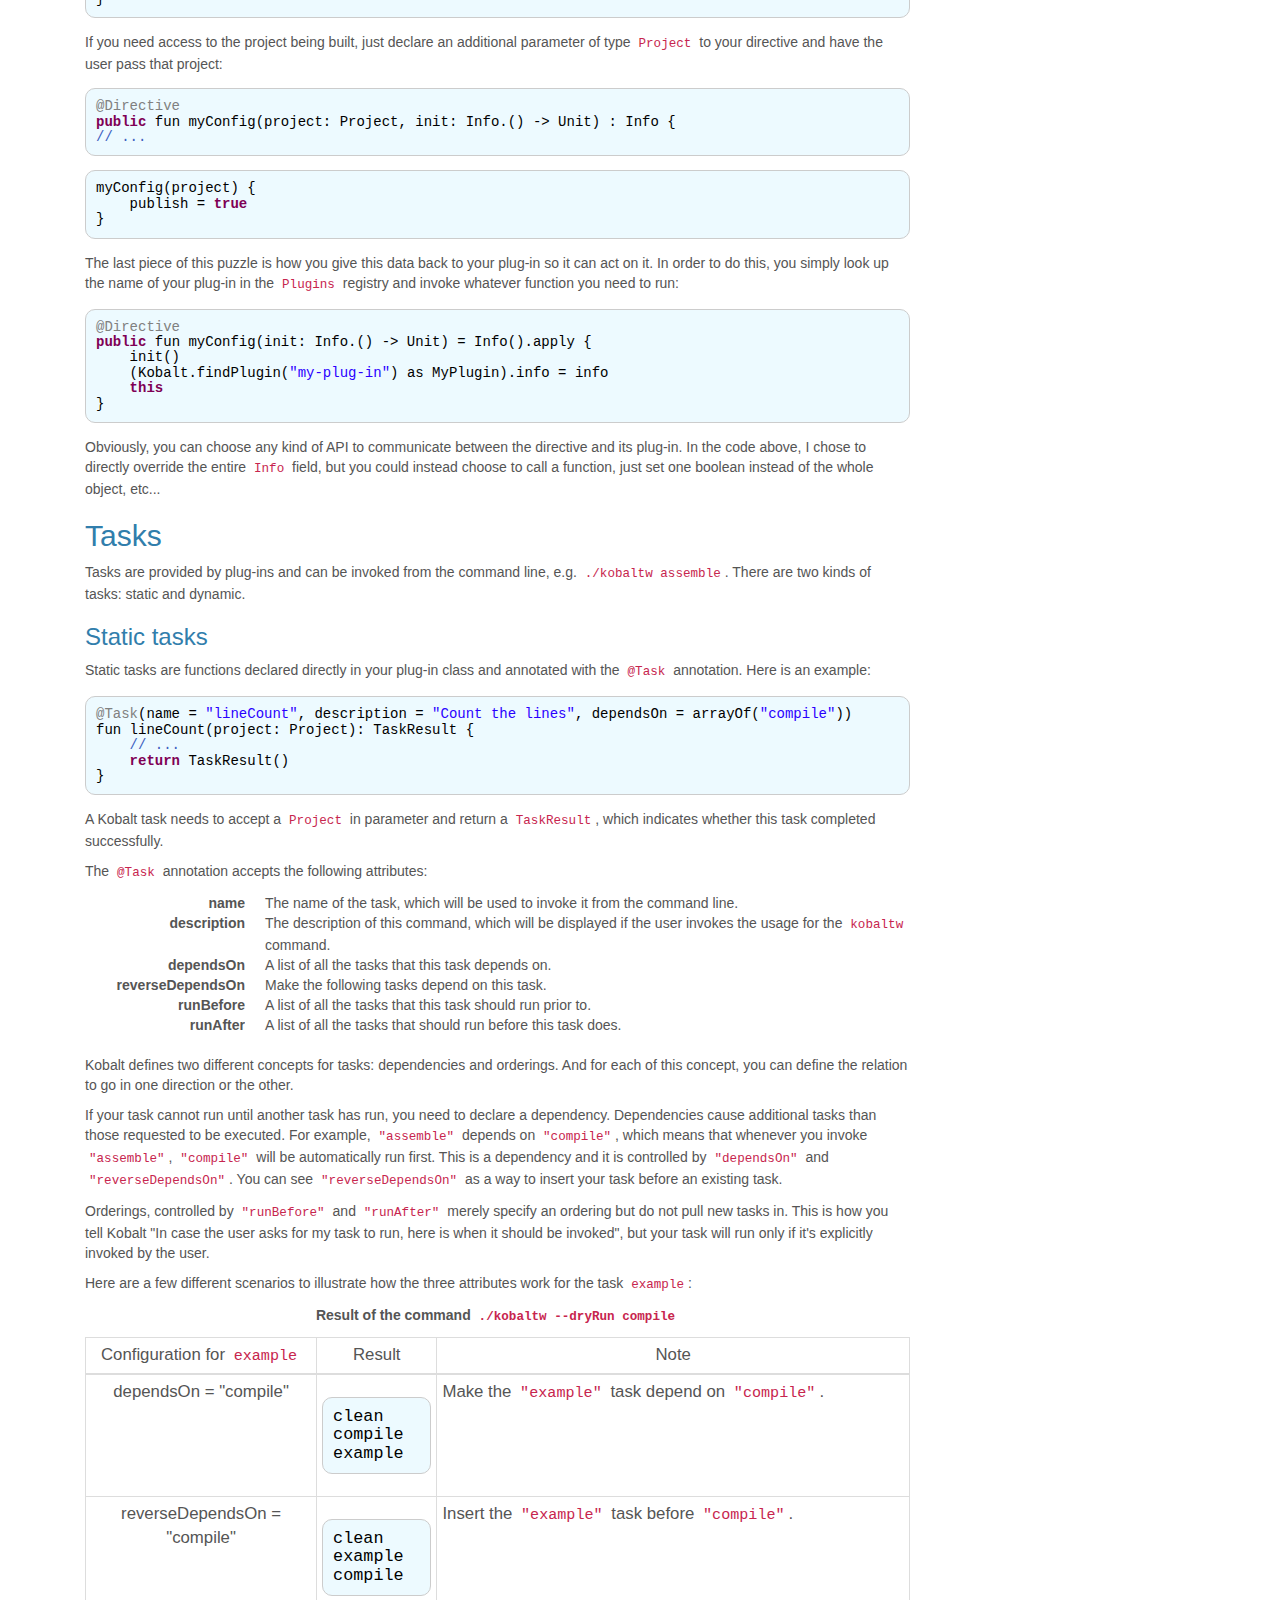
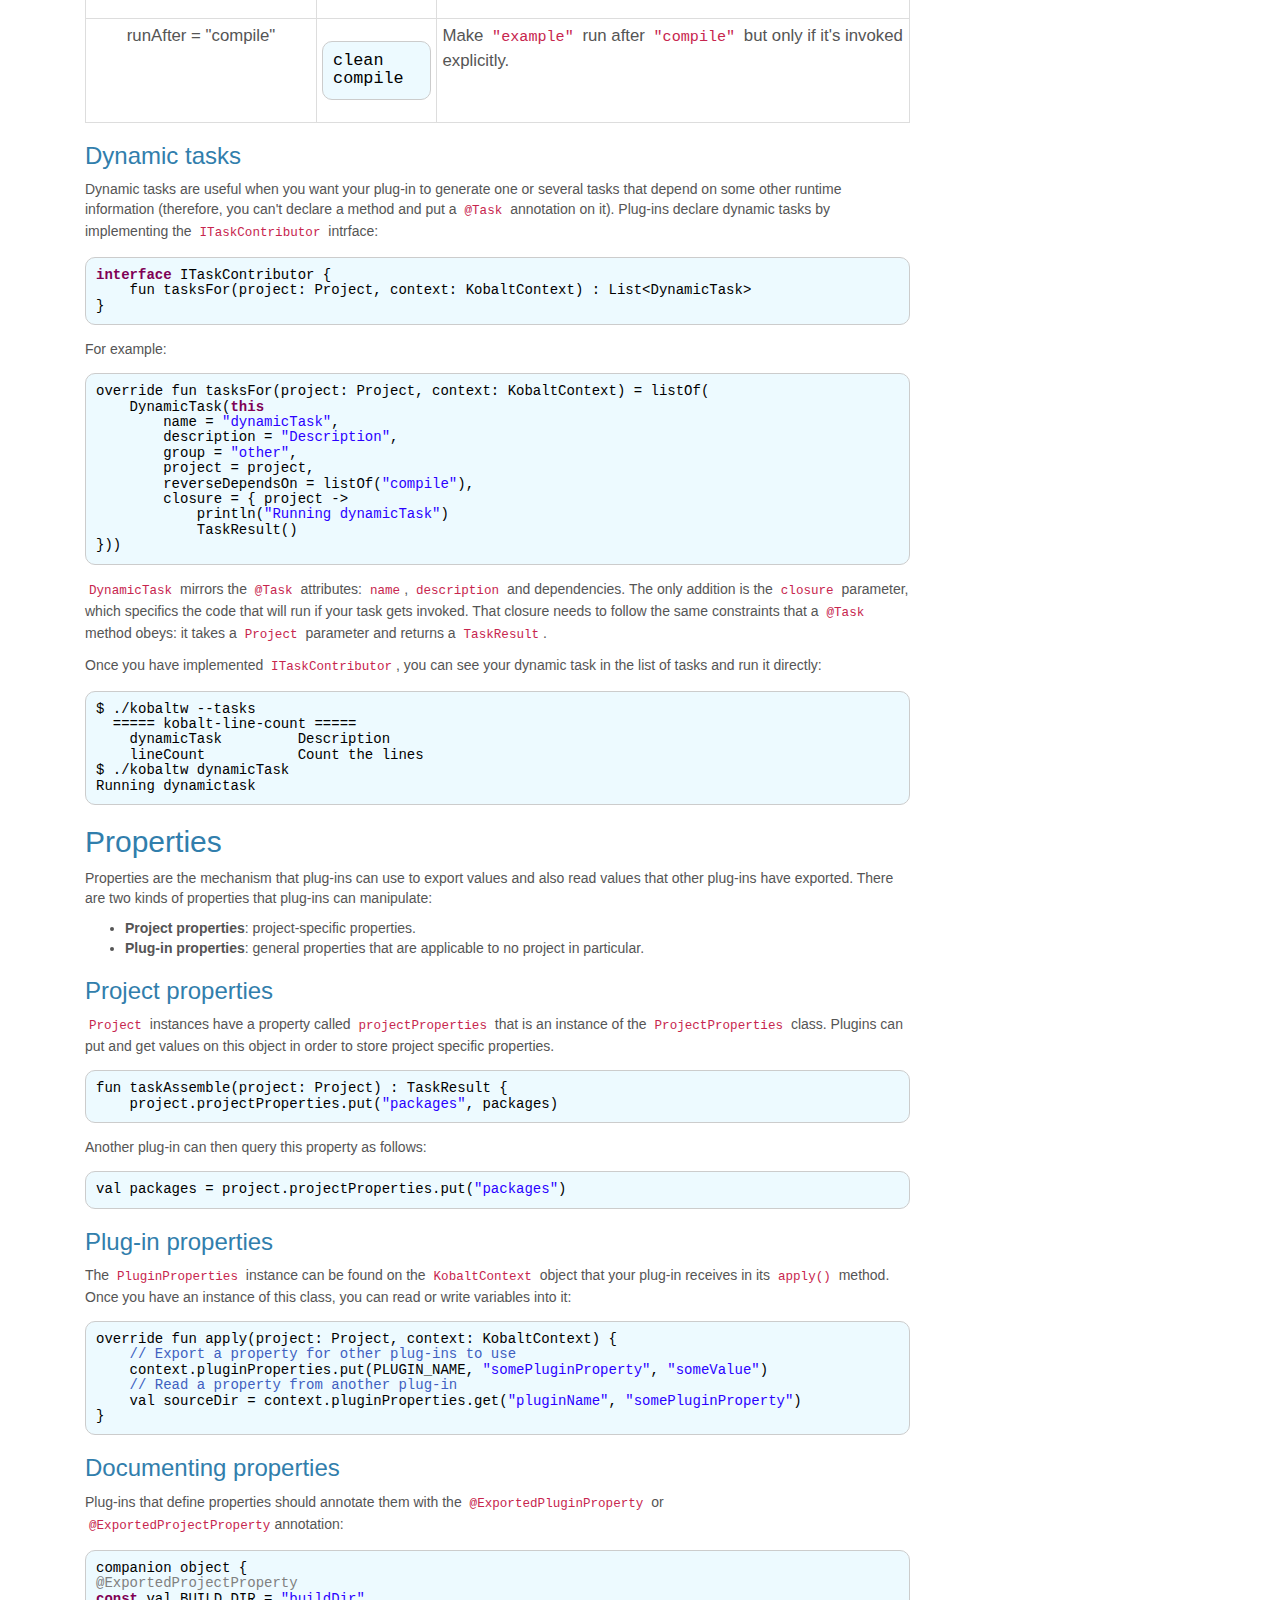
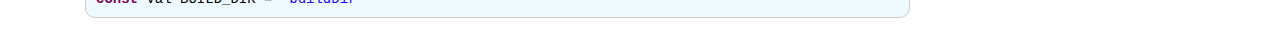
<file: plug-in-development/index.html>
<html>
    <head>
        <title>
        Kobalt, by Cedric Beust
        </title>

        <script type="text/javascript" src="../sh/scripts/shCore.js"></script>
        <script type="text/javascript" src="../sh/scripts/shBrushJScript.js"></script>
        <script type="text/javascript" src="../sh/scripts/shBrushJava.js"></script>
        <script type="text/javascript" src="../sh/scripts/shBrushPlain.js"></script>
        <script type="text/javascript" src="../sh/scripts/shBrushXml.js"></script>
        <script>
                SyntaxHighlighter.defaults['gutter'] = false;
                SyntaxHighlighter.defaults['toolbar'] = false;
                SyntaxHighlighter.all();
        </script>
        <!-- Optional Bootstrap Theme -->
        <link href="data:text/css;charset=utf-8," data-href="../bootstrap/dist/css/bootstrap-theme.min.css" rel="stylesheet" id="bs-theme-stylesheet">
        <!--[if lt IE 9]><script src="../assets/js/ie8-responsive-file-warning.js"></script><![endif]-->
        <!--
        <script src="../bootstrap/assets/js/ie-emulation-modes-warning.js"></script>
        -->
        <!-- HTML5 shim and Respond.js for IE8 support of HTML5 elements and media queries -->
        <!--[if lt IE 9]>
        <script src="https://oss.maxcdn.com/html5shiv/3.7.2/html5shiv.min.js"></script>
        <script src="https://oss.maxcdn.com/respond/1.4.2/respond.min.js"></script>
        <![endif]-->
        <!-- Favicons -->
        <!--
        <link rel="icon" href="/favicon.ico">
        -->
    </head>
<body>
<div class="container">
<!-- Static navbar -->
<nav id="kobalt-navbar" class="navbar navbar-default">
</nav>
<!-- Main component for a primary marketing message or call to action -->
<h2>How to write a Kobalt plug-in</h2>
<!-- Main content -->
<div class="col-md-9">
<h2 class="section" id="tutorial">Tutorial</h2>
<p>
If you are curious to get a quick feel for what a Kobalt plug-in looks like, I suggest you go read how to
<a href="../ten-minutes/index.html">write and publish a plug-in in ten minutes</a> and then you can come back here
and keep reading.
</p>
<h2 class="section" id="idea-set-up">Setting up IDEA</h2>
    <h3 class="section" indent="1" id="launch-configuration">Launch configuration</h3>
<p>
    The simplest way to run your plug-in in your IDE is to create a main function in the main class of your
    plug-in as follows:
</p>
<pre class="brush:java">
fun main(argv: Array&lt;String&gt;) {
    com.beust.kobalt.main(argv)
}
</pre>
    <p>
        In order for this code to compile, you will have to switch the dependency of your plug-in from
        <code>kobalt-plugin-api</code> to just <code>kobalt</code>, which is the actual application (and which
        therefore contains the <code>main()</code> entry point):
    </p>
<pre class="brush:java">
val dev = false // or true for development
val kobaltDependency = if (dev) "kobalt" else "kobalt-plugin-api"

val p = project {
    dependencies {
        compile("com.beust:$kobaltDependency:")
    }
</pre>
<p>
    Open the Kobalt side bar and sync your build file in IDEA. Your <code>main()</code> function should now build and be launchable.
    You can right click on that class file and select "Debug &lt;your class name&gt;", which will launch Kobalt
    with your plug-in. You can set a breakpoint in one of your tasks or anywhere that gets invoked. Don't forget
    to invoke this launch configuration with the regular parameters passed to Kobalt (e.g. <code>"assemble"</code>).
</p>
    <h3 class="section" indent="1" id="local-dependencies">Local dependencies</h3>
    <p>
        In the process of building your plug-in, you will probably be invoking it from test projects and since
        you will be making changes to your plug-in and generating jar files often, you might find it more convenient
        to have these test projects point to your local jar file instead of the Maven one (which would require you
        to upload your plug-in all the time). For this, you might find the <code>file()</code> and <code>homeDir
        ()</code> directives convenient:
    </p>
<pre class="brush:java">
    // Regular dependency
    compile("com.example:my-plugin:0.1")

    // Development dependency
    compile(file(homeDir("kotlin/my-plugin/kobaltBuild/libs/my-plugin-0.1.jar"))
</pre>
    <p>
        With this latter configuration, simply build your plug-in to generate the jar file with <code>./kobaltw
        assemble</code>, switch to your test project and invoke Kobalt on it so that your plug-in will get invoked
        and you should see the latest version of your code being invoked.
    </p>
<h2 class="section" id="philosophy">Plug-in architecture</h3>
<p>
<p>
Plug-ins often produce files and data that other plug-ins need to use in order for a build to succeed. For example,
the Android plug-in needs to generate a file called <code>R.java</code> and then make this file available at
compile time by the Java or Kotlin (or any other language) plug-in. Since plug-ins have no idea about what other
plug-ins are currently enabled and running, they can't directly talk to each other so instead of calling into
Kobalt, Kobalt calls into them. This is done by declaring various "actors" that Kobalt will invoke whenever
it needs the information that your plug-in produced. This is a design pattern often referred to as the
<a href="https://en.wikipedia.org/wiki/Hollywood_principle">"Hollywood Principle"</a>: "Don't call us, we'll call you".
</p>
<p>
These "actors" are exactly what the <code>kobalt-plugin.xml</code> file describes. This file informs Kobalt about
the various ways in which your plug-in participates in the build system by specifying 1) plug-ins, 2) contributors
or 3) interceptors.
</p>
</p>

<h3 class="section" id="introduction" indent="1">Parts</h2>
<p>
<ul>
    <li><a href="#plugin-xml"><b>kobalt-plugin.xml</b></a>. A file that describes all the components (called "plug-in actors") of your plug-in, such as contributors.</li>
    <li><a href="#directives"><b>Directives</b></a>. Kotlin functions that users of your plug-in can invoke in their build file, such as <code>project</code> or <code>dependencies</code>. These functions typically configure some data that your plug-in will later use to perform its functions.</li>
    <li><a href="#tasks"><b>Tasks</b></a>. These tasks are invoked from the command line and ask your plug-ins to perform certain actions.</li>
    <li><a href="#properties"><b>Properties</b></a>. Plug-ins can export properties and read properties from other plug-ins.</li>
</ul>
</p>

<h3 class="section" id="kobalt-plugin-xml" indent="1">kobalt-plugin.xml</h2>
<p>
The <code>kobalt-plugin.xml</code> file (stored in <code>META-INF</code> in the jar file of your plug-in) is mandatory and describes all the actors of your plug-in. This file contains a list of class names, each of which is expected to implement at least one of <code>IPluginActor</code>'s interfaces:
</p>
<pre class="brush:xml">
&lt;plugin-actors&gt;
  &lt;class-name&gt;com.beust.kobalt.plugin.java.JavaPlugin&lt;/class-name&gt;
  &lt;class-name&gt;com.beust.kobalt.plugin.android.AndroidPlugin&lt;/class-name&gt;
  &lt;class-name&gt;com.beust.kobalt.plugin.java.JavaBuildGenerator&lt;/class-name&gt;
  &lt;class-name&gt;com.beust.kobalt.plugin.kotlin.KotlinBuildGenerator&lt;/class-name&gt;
&lt;/plugin-actors&gt;
</pre>
                <p>
                <code>IPluginActors</code> can be split in several categories:
                </p>
                <ul>
                    <li><strong>Plugins</strong>, which contain <code>@Task</code> annotations.</li>
                    <li><strong>Interceptors</strong>, which transform data that Kobalt gives them.</li>
                    <li><strong>Contributors</strong>, which produce additional data.</li>
                </ul>
                <p>
                All plug-in actors are interfaces that extend <code>IPluginActor</code>. Plug-ins extend <code>IPlugin</code>,
                interceptors extend <code>IInterceptor</code> and contributors extend <code>IContributor</code>. When Kobalt parses your
                <code>kobalt-plugin.xml</code>, it instantiates all the classes found in the <code>&lt;plugin-actors&gt;</code> tag
                and then introspects them to find out which <code>IPluginActor</code> interfaces that class implements.
                </p>
                <p>
                If we look a the declarations of these classes, we can get an idea what they do
                </p>
<pre class="brush:java">
class JavaPlugin : ICompilerContributor, IDocContributor {</pre>
                <p>
                With this declaration, we know that the <code>JavaPlugin</code> contributes a compiler and a doc generator.
                </p>
<pre class="brush:java">
class JavaBuildGenerator: ITemplateContributor {</pre>
                <p>
                This class is declaring that it wants to take part in the <code>--init</code> process (i.e. it can generate a template), discussed below.
                </p>
                <h2 class="section" id="actor-list">List of plug-in actors</h2>
                <p>
                Here is a list of actors (contributors and interceptors) that you can define in your plug-in.
                </p>
                <table class="table table-bordered table-condensed">
                    <thead>
                        <td>Interface name</td>
                        <td>Type</td>
                        <td>Description</td>
                    </thead>
                    <tr>
                        <td><code><a href="https://github.com/cbeust/kobalt/blob/master/modules/kobalt-plugin-api/src/main/kotlin/com/beust/kobalt/api/IAssemblyContributor.kt">IAssemblyContributor</a></code></td>
                        <td><a href="https://github.com/cbeust/kobalt/blob/master/modules/kobalt-plugin-api/src/main/kotlin/com/beust/kobalt/api/IPluginActor.kt"><code>IContributor</code></a> </td>
                        <td>
                            Plug-ins that want be invoked when the <code>assemble</code> task is called.
                        </td>
                    </tr>
                    <tr>
                        <td><code><a href="https://github.com/cbeust/kobalt/blob/master/modules/kobalt-plugin-api/src/main/kotlin/com/beust/kobalt/api/IBuildConfigContributor.kt">
                            IBuildConfigContributor</a></code></td>
                        <td><a href="https://github.com/cbeust/kobalt/blob/master/modules/kobalt-plugin-api/src/main/kotlin/com/beust/kobalt/api/IPluginActor.kt"><code>IContributor</code></a> </td>
                        <td>
                            Plug-ins that want to generate their own <code>BuildConfig</code> file.
                        </td>
                    </tr>
                    <tr>
                        <td><code><a href="https://github.com/cbeust/kobalt/blob/master/modules/kobalt-plugin-api/src/main/kotlin/com/beust/kobalt/api/IBuildConfigFieldContributor.kt">
                            IBuildConfigFieldContributor</a></code></td>
                        <td><a href="https://github.com/cbeust/kobalt/blob/master/modules/kobalt-plugin-api/src/main/kotlin/com/beust/kobalt/api/IPluginActor.kt"><code>IInterceptor</code></a> </td>
                        <td>
                            Plug-ins that want to add custom fields to the generated <code>BuildConfig</code> class.
                        </td>
                    </tr>
                    <tr>
                        <td><code><a href="https://github.com/cbeust/kobalt/blob/master/modules/kobalt-plugin-api/src/main/kotlin/com/beust/kobalt/api/IBuildDirectoryInterceptor.kt">IBuildDirectoryInterceptor</a></code></td>
                        <td><a href="https://github.com/cbeust/kobalt/blob/master/modules/kobalt-plugin-api/src/main/kotlin/com/beust/kobalt/api/IPluginActor.kt"><code>IInterceptor</code></a> </td>
                        <td>
                            Plug-ins that need to generate class files in a different directory than the default one should
                            implement this interface.
                        </td>
                    </tr>
                    <tr>
                        <td><code><a href="https://github.com/cbeust/kobalt/blob/master/modules/kobalt-plugin-api/src/main/kotlin/com/beust/kobalt/api/IClasspathContributor.kt">IClasspathContributor
                        </a></code></td>
                        <td><a href="https://github.com/cbeust/kobalt/blob/master/modules/kobalt-plugin-api/src/main/kotlin/com/beust/kobalt/api/IPluginActor.kt"><code>IContributor</code></a> </td>
                        <td>  Classpath contributors let you specify additional jar files or directories that will be used by
                            the <code>"compile"</code> task.
                        </td>
                    </tr>
                    <tr>
                        <td><code><a href="https://github.com/cbeust/kobalt/blob/master/modules/kobalt-plugin-api/src/main/kotlin/com/beust/kobalt/api/IClasspathInterceptor.kt">IClasspathInterceptor
                        </a></code></td>
                        <td><a href="https://github.com/cbeust/kobalt/blob/master/modules/kobalt-plugin-api/src/main/kotlin/com/beust/kobalt/api/IPluginActor.kt"><code>IInterceptor</code></a> </td>
                        <td>
                            Plug-ins that want to modify the classpath before Kobalt uses it should implement this interface.
                        </td>
                    </tr>
                    <tr>
                        <td><code><a href="https://github.com/cbeust/kobalt/blob/master/modules/kobalt-plugin-api/src/main/kotlin/com/beust/kobalt/api/ICompilerContributor.kt">ICompilerContributor</a></code></td>
                        <td><a href="https://github.com/cbeust/kobalt/blob/master/modules/kobalt-plugin-api/src/main/kotlin/com/beust/kobalt/api/IPluginActor.kt"><code>IContributor</code></a> </td>
                        <td>
                            Plug-ins that want be invoked when the <code>compile</code> task is called.
                        </td>
                    </tr>
                    <tr>
                        <td><code><a href="https://github.com/cbeust/kobalt/blob/master/modules/kobalt-plugin-api/src/main/kotlin/com/beust/kobalt/api/ICompilerFlagContributor.kt">ICompilerFlagContributor</a></code></td>
                        <td><a href="https://github.com/cbeust/kobalt/blob/master/modules/kobalt-plugin-api/src/main/kotlin/com/beust/kobalt/api/IPluginActor.kt"><code>IContributor</code></a>
                        </td>
                        <td>
                            Plug-ins that need to add flags to the compiler.
                        </td>
                    </tr>
                    <tr>
                        <td><code><a href="https://github.com/cbeust/kobalt/blob/master/modules/kobalt-plugin-api/src/main/kotlin/com/beust/kobalt/api/IIncrementalTaskContributor.kt">IIncrementalTaskContributor</a></code></td>
                        <td><a href="https://github.com/cbeust/kobalt/blob/master/modules/kobalt-plugin-api/src/main/kotlin/com/beust/kobalt/api/IPluginActor.kt"><code>IContributor</code></a> </td>
                        <td>
                            Plug-ins that implement this interface provide incremental tasks.
                        </td>
                    </tr>
                    <tr>
                        <td><code><a href="https://github.com/cbeust/kobalt/blob/master/modules/kobalt-plugin-api/src/main/kotlin/com/beust/kobalt/api/ICompilerInterceptor.kt">ICompilerInterceptor</a></code></td>
                        <td><a href="https://github.com/cbeust/kobalt/blob/master/modules/kobalt-plugin-api/src/main/kotlin/com/beust/kobalt/api/IPluginActor.kt"><code>IInterceptor</code></a> </td>
                        <td>
                            Plug-ins that implement this interface get a chance to alter the dependencies of a project (<code>dependencies{}</code>, <code>dependenciesTest{}</code>, ...) before Kobalt sees them.
                        </td>
                    </tr>
                    <tr>
                        <td><code><a href="https://github.com/cbeust/kobalt/blob/master/modules/kobalt-plugin-api/src/main/kotlin/com/beust/kobalt/api/IDocContributor.kt">IDocContributor</a></code></td>
                        <td><a href="https://github.com/cbeust/kobalt/blob/master/modules/kobalt-plugin-api/src/main/kotlin/com/beust/kobalt/api/IPluginActor.kt"><code>IContributor</code></a> </td>
                        <td>
                            Plug-ins that know how to generate documentation out of source files should implement this interface.
                        </td>
                    </tr>
                    <tr>
                        <td><code><a href="https://github.com/cbeust/kobalt/blob/master/modules/kobalt-plugin-api/src/main/kotlin/com/beust/kobalt/api/IMavenIdInterceptor.kt">IMavenIdInterceptor</a></code></td>
                        <td><a href="https://github.com/cbeust/kobalt/blob/master/modules/kobalt-plugin-api/src/main/kotlin/com/beust/kobalt/api/IMavenIdInterceptor.kt"><code>IInterceptor</code></a> </td>
                        <td>
                            Plug-ins that need to rewrite Maven id's should implement this interface.
                        </td>
                    </tr>
                    <tr>
                        <td><code><a href="https://github.com/cbeust/kobalt/blob/master/modules/kobalt-plugin-api/src/main/kotlin/com/beust/kobalt/api/IProjectContributor.kt">IProjectContributor</a></code></td>
                        <td><a href="https://github.com/cbeust/kobalt/blob/master/modules/kobalt-plugin-api/src/main/kotlin/com/beust/kobalt/api/IPluginActor.kt"><code>IContributor</code></a> </td>
                        <td>Some plug-ins produce projects (Java, Kotlin) while others don't (Packaging, Application, etc...). The ones that
                            do need to register themselves as project contributors. This is how Kobalt collects all the projects defined
                        after a build file was parsed.</td>
                    </tr>
                    <tr>
                        <td><code><a href="https://github.com/cbeust/kobalt/blob/master/modules/kobalt-plugin-api/src/main/kotlin/com/beust/kobalt/api/IRepoContributor.kt">IRepoContributor</a></code></td>
                        <td><a href="https://github.com/cbeust/kobalt/blob/master/modules/kobalt-plugin-api/src/main/kotlin/com/beust/kobalt/api/IPluginActor.kt"><code>IContributor</code></a> </td>
                        <td>
                            Some plug-ins might want to add their own repository to the list of repositories that Kobalt already supports.
                            This is the case of the Android plug-in which, once the <code>ANDROID_HOME</code> environment variable has been
                            defined, will automatically add the repository inside the Android distribution so that support libraries and other
                            artifacts can be found.
                        </td>
                    </tr>
                    <tr>
                        <td><code><a href="https://github.com/cbeust/kobalt/blob/master/modules/kobalt-plugin-api/src/main/kotlin/com/beust/kobalt/api/IRunnerContributor.kt">IRunnerContributor</a></code></td>
                        <td><a href="https://github.com/cbeust/kobalt/blob/master/modules/kobalt-plugin-api/src/main/kotlin/com/beust/kobalt/api/IPluginActor.kt"><code>IContributor</code></a> </td>
                        <td>
                            Plug-ins that can operate when the <code>"run"</code> task gets invoked should implement that interface.
                        </td>
                    </tr>
                    <tr>
                        <td><code><a href="https://github.com/cbeust/kobalt/blob/master/modules/kobalt-plugin-api/src/main/kotlin/com/beust/kobalt/api/ISourceDirectoryContributor.kt">
                        ISourceDirectoryContributor</a></code></td>
                        <td><a href="https://github.com/cbeust/kobalt/blob/master/modules/kobalt-plugin-api/src/main/kotlin/com/beust/kobalt/api/IPluginActor.kt"><code>IContributor</code></a>
                        </td>
                        <td>
                            Plug-ins that add source directories.
                        </td>
                    </tr>
                    <tr>
                    <tr>
                        <td><code><a href="https://github.com/cbeust/kobalt/blob/master/modules/kobalt-plugin-api/src/main/kotlin/com/beust/kobalt/api/ISourceDirectoryInterceptor.kt">
                        ISourceDirectoryInterceptor</a></code></td>
                        <td><a href="https://github.com/cbeust/kobalt/blob/master/modules/kobalt-plugin-api/src/main/kotlin/com/beust/kobalt/api/IPluginActor.kt"><code>IInterceptor</code></a> </td>
                        <td>
                            Plug-ins that want to add, remove or alter the source directories should implement this interface.
                        </td>
                    </tr>
                    <tr>
                        <td><code><a href="https://github.com/cbeust/kobalt/blob/master/modules/kobalt-plugin-api/src/main/kotlin/com/beust/kobalt/api/ITaskContributor.kt">ITaskContributor</a></code></td>
                        <td><a href="https://github.com/cbeust/kobalt/blob/master/modules/kobalt-plugin-api/src/main/kotlin/com/beust/kobalt/api/IPluginActor.kt"><code>IContributor</code></a> </td>
                        <td>
                            Plug-ins that implement this interface provide tasks.
                        </td>
                    </tr>
                    <tr>
                        <td><code><a href="https://github.com/cbeust/kobalt/blob/master/modules/kobalt-plugin-api/src/main/kotlin/com/beust/kobalt/api/ITemplateContributor.kt">ITemplateContributor</a></code></td>
                        <td><a href="https://github.com/cbeust/kobalt/blob/master/modules/kobalt-plugin-api/src/main/kotlin/com/beust/kobalt/api/IPluginActor.kt"><code>IContributor</code></a> </td>
                        <td>When invoked with <code>--init</code> followed by template names separated by commas,
                            Kobalt will invoke each of these contributors so they can generate their files.
                            Templates are useful to create projects from scratch with a minimal number of
                            files to get started. For example, the "java" template will generate a <code>Build.kt</code>
                            file suitable for a brand new Java project.
                        </td>
                    </tr>
                    <tr>
                        <td><code><a href="https://github.com/cbeust/kobalt/blob/master/modules/kobalt-plugin-api/src/main/kotlin/com/beust/kobalt/api/ITestRunnerContributor.kt">
                        ITestRunnerContributor</a></code></td>
                        <td><a href="https://github.com/cbeust/kobalt/blob/master/modules/kobalt-plugin-api/src/main/kotlin/com/beust/kobalt/api/IPluginActor.kt"><code>IContributor</code></a> </td>
                        <td>
                            Plug-ins that can operate when the <code>"test"</code> task gets invoked should implement that interface.
                        </td>
                    </tr>
                    <tr>
                        <td><code><a href="https://github.com/cbeust/kobalt/blob/master/modules/kobalt-plugin-api/src/main/kotlin/com/beust/kobalt/api/ITestSourceDirectoryContributor.kt">
                        ITestSourceDirectoryContributor</a></code></td>
                        <td><a href="https://github.com/cbeust/kobalt/blob/master/modules/kobalt-plugin-api/src/main/kotlin/com/beust/kobalt/api/IPluginActor.kt"><code>IContributor</code></a>
                        </td>
                        <td>
                            Plug-ins that add test source directories.
                        </td>
                    </tr>
                    </table>
<h2 class="section" id="selection-process">Selection process</h2>
<p>
Several plug-ins might want to contribute to a specific task where only one participant should be allowed,
such as running tests or generating documentation. Even the simple task of compiling should probably only
ever be performed by no more than one plug-in for a given project. Therefore, when comes the time to
compile a project,
Kobalt needs to find which plug-in is the most suitable for that task and pick it. In order to do that,
plug-ins that contribute to tasks that can only be performed by one candidate need to declare their
<em>affinity</em> to that task for a given project.
</p>
<p>
Contributors that want to participate in a selection process need to implement the following interface:
</p>
<pre class="brush:java">
interface IProjectAffinity {
    /**
     * @return an integer indicating the affinity of your actor for the given project. The actor that returns
     * the highest affinity gets selected.
     */
    fun affinity(project: Project, context: KobaltContext) : Int
}</pre>
<p>
For example, the JavaPlugin implements the <code><a href="https://github.com/cbeust/kobalt/blob/master/modules/kobalt-plugin-api/src/main/kotlin/com/beust/kobalt/api/ICompilerContributor.kt">ICompilerContributor</a></code> interface and then overrides
the <code>affinity()</code> method to make sure it gets run for Java projects but ignored for others:
</p>
<pre class="brush:java">
override fun affinity(project: Project, context: KobaltContext) =
if (project.sourceSuffix == ".java") 1 else 0</pre>
<h2 class="section" id="directives">Directives</h2>
<p>
Directives are functions that users of your plug-in can use in their build file in order to configure your plug-in. These can be any kind of Kotlin function but in the interest of preserving a clean syntax in the build file, it's recommended to use the type safe builder pattern, <a href="https://kotlinlang.org/docs/reference/type-safe-builders.html">as described here</a>.
</p>
<p>
Imagine that you want to offer a boolean parameter <code>publish</code> to users of your plug-in, you start by creating a class to hold that parameter:
</p>
<pre class="brush:java">
class Info(val publish: Boolean)
</pre>
<p>
Next, you create a directive that returns such a class and which also allows to configure it via the type safe builder pattern:
</p>
<pre class="brush:java">
@Directive
public fun myConfig(init: Info.() -> Unit) = Info().apply { init() }</pre>
<p>
The <code>@Directive</code> annotation is not enforced but you should always use it in order to help future tools (e.g. an IDEA plug-in) identify Kobalt directives so they can be treated differently from regular Kotlin functions. The code above defines a <code>myConfig</code> function that accepts a closure as an argument. It creates an <code>Info</code>
object, calls the <code>init()</code> function on it (which runs all the code inside that closure) and then return that <code>Info</code> object.
</p>
<p>
Users can now specify the following in their build file:
                    </p>
<pre class="brush:java">
// Build.kt
import.com.example.plugin.myConfig
myConfig {
    publish = true
}</pre>
                    <p>
                    If you need access to the project being built, just declare an additional parameter of type <code>Project</code> to your directive and have the user pass that project:
                    </p>
<pre class="brush:java">
@Directive
public fun myConfig(project: Project, init: Info.() -> Unit) : Info {
// ...
</pre>
<pre class="brush:java">
myConfig(project) {
    publish = true
}
</pre>
                    <p>
                    The last piece of this puzzle is how you give this data back to your plug-in so it can act on it. In order to do this, you simply look up the name of your plug-in in the <code>Plugins</code> registry and invoke whatever function you need to run:
                    </p>
<pre class="brush:java">
@Directive
public fun myConfig(init: Info.() -> Unit) = Info().apply {
    init()
    (Kobalt.findPlugin("my-plug-in") as MyPlugin).info = info
    this
}</pre>
<p>
Obviously, you can choose any kind of API to communicate between the directive and its plug-in. In the code
above, I chose to directly override the entire <code>Info</code> field, but you could instead choose to call
a function, just set one boolean instead of the whole object, etc...
</p>
<h2 class="section" id="tasks">Tasks</h2>
<p>
Tasks are provided by plug-ins and can be invoked from the command line, e.g. <code>./kobaltw assemble</code>. There are two kinds of tasks: static and dynamic.
</p>
<h3 class="section" indent="1">Static tasks</h3>
<p>
Static tasks are functions declared directly in your plug-in class and annotated with the <code>@Task</code> annotation. Here is an example:
</p>
<pre class="brush:java">
@Task(name = "lineCount", description = "Count the lines", dependsOn = arrayOf("compile"))
fun lineCount(project: Project): TaskResult {
    // ...
    return TaskResult()
}
</pre>
<p>
A Kobalt task needs to accept a <code>Project</code> in parameter and return a <code>TaskResult</code>, which indicates whether this task completed successfully.
</p>
<p>
The <code>@Task</code> annotation accepts the following attributes:
<dl class="dl-horizontal">
    <dt>name</dt>
    <dd>The name of the task, which will be used to invoke it from the command line.</dd>
    <dt>description</dt>
    <dd>The description of this command, which will be displayed if the user invokes the usage for the <code>kobaltw</code> command.</dd>
    <dt>dependsOn</dt>
    <dd>A list of all the tasks that this task depends on.</dd>
    <dt>reverseDependsOn</dt>
    <dd>Make the following tasks depend on this task.</dd>
    <dt>runBefore</dt>
    <dd>A list of all the tasks that this task should run prior to.</dd>
    <dt>runAfter</dt>
    <dd>A list of all the tasks that should run before this task does.</dd>
</dl>
</p>
<p>
    Kobalt defines two different concepts for tasks: dependencies and orderings. And for each of this concept,
    you can define the relation to go in one direction or the other.
</p>
<p>
    If your task cannot run until another task has run, you need to declare a dependency. Dependencies cause
    additional tasks than those requested to be executed. For example, <code>"assemble"</code> depends on <code>"compile"</code>, which means that whenever you invoke <code>"assemble"</code>, <code>"compile"</code>
    will be automatically run first. This is a dependency and it is controlled by <code>"dependsOn"</code> and
    <code>"reverseDependsOn"</code>. You can see <code>"reverseDependsOn"</code> as a way to insert your task before an existing task.
</p>
<p>
    Orderings, controlled by <code>"runBefore"</code> and <code>"runAfter"</code> merely specify an ordering
    but do not pull new tasks in. This is how you tell Kobalt "In case the user asks for my task to run,
    here is when it should be invoked", but your task will run only if it's explicitly invoked by the user.
</p>
<p>
Here are a few different scenarios to illustrate how the three attributes work for the task <code>example</code>:
</p>
<p align="center">
<strong>Result of the command <code>./kobaltw --dryRun compile</code></strong>
</p>
<table width="100%" class="table table-bordered table-condensed">
    <thead>
        <td align="center">Configuration for <code>example</code></td>
        <td align="center">Result</td>
        <td align="center">Note</td>
    </thead>
    <tr>
        <td align="center">dependsOn = "compile"</td>
        <td>
<pre class="brush:plain">clean
compile
example</pre>
        </td>
        <td>
            Make the <code>"example"</code> task depend on <code>"compile"</code>.
        </td>
    </tr>
    <tr>
        <td align="center">reverseDependsOn = "compile"</td>
        <td>
<pre class="brush:plain">clean
example
compile</pre>
        </td>
        <td>
            Insert the <code>"example"</code> task before <code>"compile"</code>.
        </td>
    </tr>
    <tr>
        <td align="center">runAfter = "compile"</td>
        <td>
<pre class="brush:plain">clean
compile</pre>
        </td>
        <td>
            Make <code>"example"</code> run after <code>"compile"</code> but only if it's invoked explicitly.
        </td>

    </tr>
</table>
<h3 class="section" indent="1">Dynamic tasks</h3>
<p>
Dynamic tasks are useful when you want your plug-in to generate one or several tasks that depend on
some other runtime information (therefore, you can't declare a method and put a <code>@Task</code>
annotation on it). Plug-ins declare dynamic tasks by implementing the <code>ITaskContributor</code>
intrface:
</p>
<pre class="brush:java">
interface ITaskContributor {
    fun tasksFor(project: Project, context: KobaltContext) : List&lt;DynamicTask&gt;
}</pre>
<p>
For example:
</p>
<pre class="brush:java">
override fun tasksFor(project: Project, context: KobaltContext) = listOf(
    DynamicTask(this
        name = "dynamicTask",
        description = "Description",
        group = "other",
        project = project,
        reverseDependsOn = listOf("compile"),
        closure = { project ->
            println("Running dynamicTask")
            TaskResult()
}))</pre>
<p>
<code>DynamicTask</code> mirrors the <code>@Task</code> attributes: <code>name</code>, <code>description</code> and
dependencies. The only addition is the <code>closure</code> parameter, which specifics the code that will
run if your task gets invoked. That closure needs to follow the same constraints that a <code>@Task</code> method
obeys: it takes a <code>Project</code> parameter and returns a <code>TaskResult</code>.
</p>
<p>
Once you have implemented <code>ITaskContributor</code>, you can see your dynamic task in the list of tasks and run it directly:
</p>
<pre class="brush:plain">
$ ./kobaltw --tasks
  ===== kobalt-line-count =====
    dynamicTask         Description
    lineCount           Count the lines
$ ./kobaltw dynamicTask
Running dynamictask
</pre>
<h2 class="section" id="properties">Properties</h2>
<p>
Properties are the mechanism that plug-ins can use to export values and also read values that other
plug-ins have exported. There are two kinds of properties that plug-ins can manipulate:
</p>
<ul>
    <li><strong>Project properties</strong>: project-specific properties.</li>
    <li><strong>Plug-in properties</strong>: general properties that are applicable to no project
    in particular.</li>
</ul>
<h3 class="section" indent="1" id="project-properties">Project properties</h3>
<p>
<code>Project</code> instances have a property called <code>projectProperties</code> that is an
instance of the <code>ProjectProperties</code> class. Plugins can put and get values on this
object in order to store project specific properties.
</p>
<pre class="brush:java">
fun taskAssemble(project: Project) : TaskResult {
    project.projectProperties.put("packages", packages)
</pre>
<p>
    Another plug-in can then query this property as follows:
</p>
<pre class="brush:java">
    val packages = project.projectProperties.put("packages")
</pre>
<h3 class="section" indent="1" id="plugin-properties">Plug-in properties</h3>
<p>
The <code>PluginProperties</code> instance can be found on the <code>KobaltContext</code>
object that your plug-in receives in its <code>apply()</code> method. Once you have an instance of this
class, you can read or write variables into it:
</p>
<pre class="brush:java">
override fun apply(project: Project, context: KobaltContext) {
    // Export a property for other plug-ins to use
    context.pluginProperties.put(PLUGIN_NAME, "somePluginProperty", "someValue")
    // Read a property from another plug-in
    val sourceDir = context.pluginProperties.get("pluginName", "somePluginProperty")
}
</pre>
            <h3 class="section" indent="1" id="documenting-properties">Documenting properties</h3>
            <p>
            Plug-ins that define properties should annotate them with the <code>@ExportedPluginProperty</code> or
            <code>@ExportedProjectProperty</code>annotation:
            </p>
<pre class="brush:java">
companion object {
@ExportedProjectProperty
const val BUILD_DIR = "buildDir"
</pre>
        </div>
        <!-- Table of contents -->
        <div class="col-md-3" id="table-of-contents">
        </div>
        <!-- Bootstrap core JavaScript
        ================================================== -->
        <!-- Placed at the end of the document so the pages load faster -->
        <script src="https://ajax.googleapis.com/ajax/libs/jquery/1.11.3/jquery.min.js"></script>
        <script src="../bootstrap/dist/js/bootstrap.min.js"></script>
        <script src="../js/kobalt.js"></script>
        <script>generateKobalt();</script>
        <!--
        <script src="../bootstrap/dist/js/docs.min.js"></script>
        -->
        <!-- IE10 viewport hack for Surface/desktop Windows 8 bug -->
        <!--
        <script src="../../assets/js/ie10-viewport-bug-workaround.js"></script>
        -->
    </div>
</body>
</file>
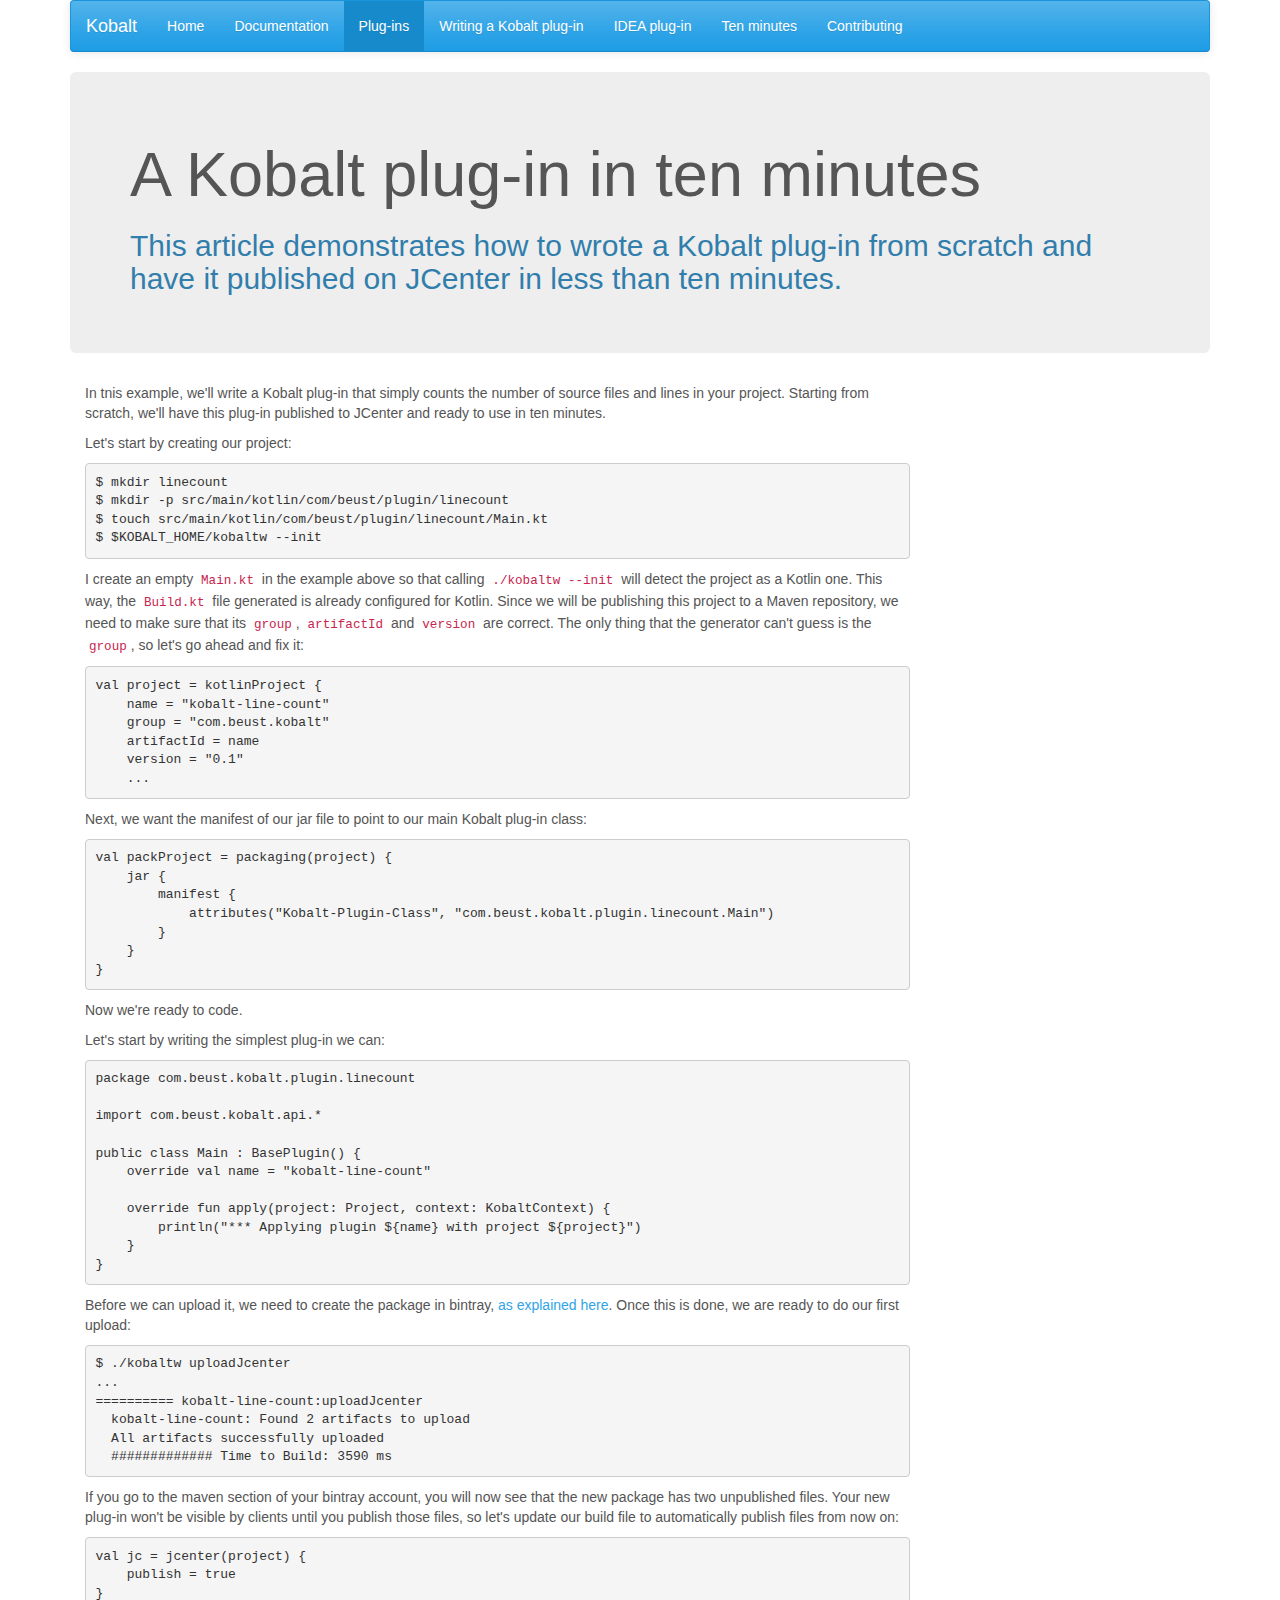
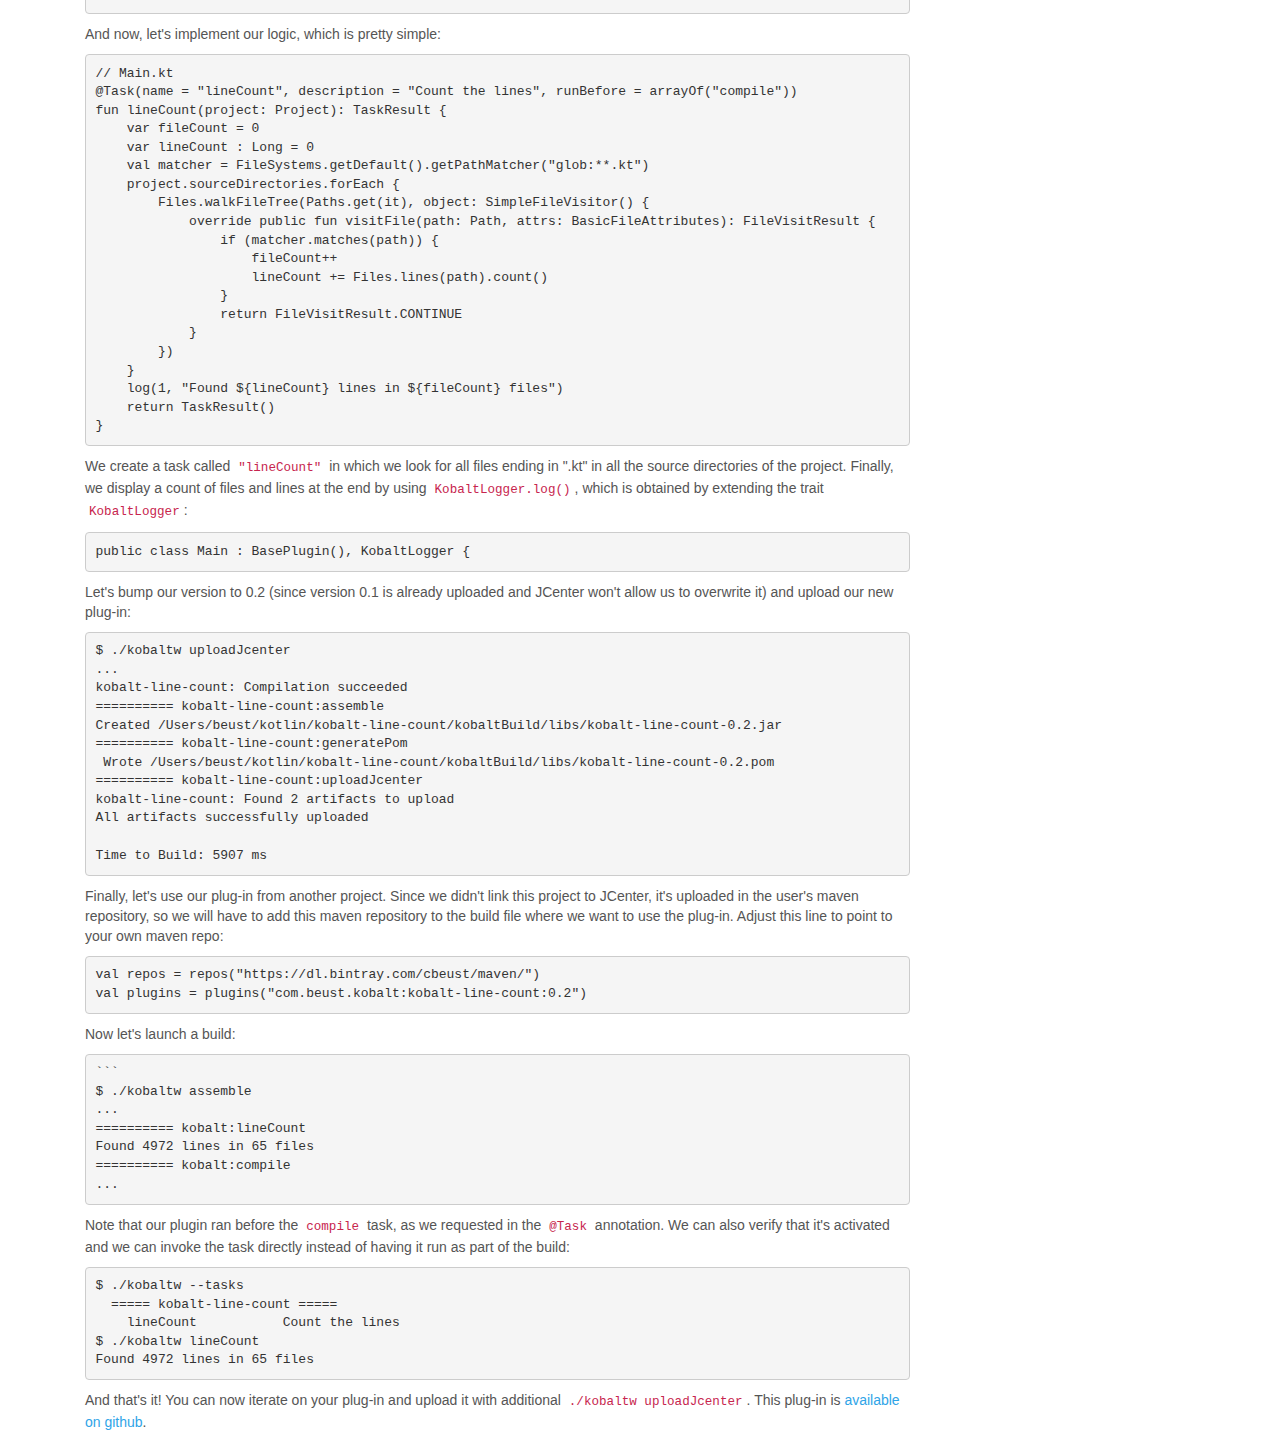
<file: plug-in/index.html>
<html>
<head>
<title>

    Kobalt, by Cedric Beust

</title>

<!-- Bootstrap core CSS -->

<link href="../bootstrap/dist/css/bootstrap.min.css" rel="stylesheet">


  <!-- Optional Bootstrap Theme -->

  <link href="data:text/css;charset=utf-8," data-href="../bootstrap/dist/css/bootstrap-theme.min.css" rel="stylesheet" id="bs-theme-stylesheet">


<!--[if lt IE 9]><script src="../assets/js/ie8-responsive-file-warning.js"></script><![endif]-->
<!--
<script src="../bootstrap/assets/js/ie-emulation-modes-warning.js"></script>
-->

<!-- HTML5 shim and Respond.js for IE8 support of HTML5 elements and media queries -->
<!--[if lt IE 9]>
  <script src="https://oss.maxcdn.com/html5shiv/3.7.2/html5shiv.min.js"></script>
  <script src="https://oss.maxcdn.com/respond/1.4.2/respond.min.js"></script>
<![endif]-->

<!-- Favicons -->
<!--
<link rel="icon" href="/favicon.ico">
-->

</head>

<body>


    <div class="container">

      <!-- Static navbar -->
      <nav id="kobalt-navbar" class="navbar navbar-default">
      </nav>

      <!-- Main component for a primary marketing message or call to action -->
      <div class="jumbotron">
        <h1>A Kobalt plug-in in ten minutes</h1>
        <h2>This article demonstrates how to wrote a Kobalt plug-in from scratch and have it published on JCenter in less than ten minutes.</h2>
      </div>

      <!-- Main content -->
      <div class="col-md-9">


<p>
In tnis example, we'll write a Kobalt plug-in that simply counts the number of source files and lines in your project. Starting from scratch, we'll have this plug-in published to JCenter and ready to use in ten minutes.
</p>

<p>
Let's start by creating our project:
</p>

<pre>
$ mkdir linecount
$ mkdir -p src/main/kotlin/com/beust/plugin/linecount
$ touch src/main/kotlin/com/beust/plugin/linecount/Main.kt
$ $KOBALT_HOME/kobaltw --init
</pre>

<p>
I create an empty <code>Main.kt</code> in the example above so that calling <code>./kobaltw --init</code> will detect the project as a Kotlin one. This way, the <code>Build.kt</code> file generated is already configured for Kotlin. Since we will be publishing this project to a Maven repository, we need to make sure that its <code>group</code>, <code>artifactId</code> and <code>version</code> are correct. The only thing that the generator can't guess is the <code>group</code>, so let's go ahead and fix it:
</p>

<pre>
val project = kotlinProject {
    name = "kobalt-line-count"
    group = "com.beust.kobalt"
    artifactId = name
    version = "0.1"
    ...
</pre>

<p>
Next, we want the manifest of our jar file to point to our main Kobalt plug-in class:
</p>

<pre>
val packProject = packaging(project) {
    jar {
        manifest {
            attributes("Kobalt-Plugin-Class", "com.beust.kobalt.plugin.linecount.Main")
        }
    }
}
</pre>

<p>
Now we're ready to code.
</p>

<p>
Let's start by writing the simplest plug-in we can:
</p>

<pre>
package com.beust.kobalt.plugin.linecount

import com.beust.kobalt.api.*

public class Main : BasePlugin() {
    override val name = "kobalt-line-count"

    override fun apply(project: Project, context: KobaltContext) {
        println("*** Applying plugin ${name} with project ${project}")
    }
}
</pre>

<p>
Before we can upload it, we need to create the package in bintray, <a href="https://bintray.com/docs/usermanual/uploads/uploads_creatinganewpackage.html">as explained here</a>. Once this is done, we are ready to do our first upload:
</p>

<pre>
$ ./kobaltw uploadJcenter
...
========== kobalt-line-count:uploadJcenter
  kobalt-line-count: Found 2 artifacts to upload
  All artifacts successfully uploaded
  ############# Time to Build: 3590 ms
</pre>

<p>
If you go to the maven section of your bintray account, you will now see that the new package has two unpublished files. Your new plug-in won't be visible by clients until you publish those files, so let's update our build file to automatically publish files from now on:
</p>

<pre>
val jc = jcenter(project) {
    publish = true
}
</pre>

<p>
And now, let's implement our logic, which is pretty simple:
</p>

<pre>
// Main.kt
@Task(name = "lineCount", description = "Count the lines", runBefore = arrayOf("compile"))
fun lineCount(project: Project): TaskResult {
    var fileCount = 0
    var lineCount : Long = 0
    val matcher = FileSystems.getDefault().getPathMatcher("glob:**.kt")
    project.sourceDirectories.forEach {
        Files.walkFileTree(Paths.get(it), object: SimpleFileVisitor<Path>() {
            override public fun visitFile(path: Path, attrs: BasicFileAttributes): FileVisitResult {
                if (matcher.matches(path)) {
                    fileCount++
                    lineCount += Files.lines(path).count()
                }
                return FileVisitResult.CONTINUE
            }
        })
    }
    log(1, "Found ${lineCount} lines in ${fileCount} files")
    return TaskResult()
}
</pre>

<p>
We create a task called <code>"lineCount"</code> in which we look for all files ending in ".kt" in all the source directories of the project. Finally, we display a count of files and lines at the end by using <code>KobaltLogger.log()</code>, which is obtained by extending the trait <code>KobaltLogger</code>:
</p>

<pre>
public class Main : BasePlugin(), KobaltLogger {
</pre>

<p>
Let's bump our version to 0.2 (since version 0.1 is already uploaded and JCenter won't allow us to overwrite it) and upload our new plug-in:
</p>


<pre>
$ ./kobaltw uploadJcenter
...
kobalt-line-count: Compilation succeeded
========== kobalt-line-count:assemble
Created /Users/beust/kotlin/kobalt-line-count/kobaltBuild/libs/kobalt-line-count-0.2.jar
========== kobalt-line-count:generatePom
 Wrote /Users/beust/kotlin/kobalt-line-count/kobaltBuild/libs/kobalt-line-count-0.2.pom
========== kobalt-line-count:uploadJcenter
kobalt-line-count: Found 2 artifacts to upload
All artifacts successfully uploaded

Time to Build: 5907 ms
</pre>

<p>
Finally, let's use our plug-in from another project. Since we didn't link this project to JCenter, it's uploaded in the user's maven repository, so we will have to add this maven repository to the build file where we want to use the plug-in. Adjust this line to point to your own maven repo:
</p>

<pre>
val repos = repos("https://dl.bintray.com/cbeust/maven/")
val plugins = plugins("com.beust.kobalt:kobalt-line-count:0.2")
</pre>

<p>
Now let's launch a build:
</p>

<pre>
```
$ ./kobaltw assemble
...
========== kobalt:lineCount
Found 4972 lines in 65 files
========== kobalt:compile
...
</pre>

<p>
Note that our plugin ran before the <code>compile</code> task, as we requested in the <code>@Task</code> annotation. We can also verify that it's activated and we can invoke the task directly instead of having it run as part of the build:
</p>

<pre>
$ ./kobaltw --tasks
  ===== kobalt-line-count =====
    lineCount		Count the lines
$ ./kobaltw lineCount
Found 4972 lines in 65 files
</pre>

<p>
And that's it! You can now iterate on your plug-in and upload it with additional <code>./kobaltw uploadJcenter</code>. This plug-in is <a href="https://github.com/cbeust/kobalt-linecount">available on github</a>.
</p>

<!-- Bootstrap core JavaScript
================================================== -->
<!-- Placed at the end of the document so the pages load faster -->
<script src="https://ajax.googleapis.com/ajax/libs/jquery/1.11.3/jquery.min.js"></script>
<script src="../bootstrap/dist/js/bootstrap.min.js"></script>
<script src="../js/kobalt.js"></script>
<script>generateKobalt(2);</script>

<!--
  <script src="../bootstrap/dist/js/docs.min.js"></script>
-->
<!-- IE10 viewport hack for Surface/desktop Windows 8 bug -->
<!--
<script src="../../assets/js/ie10-viewport-bug-workaround.js"></script>
-->

</body>
</file>
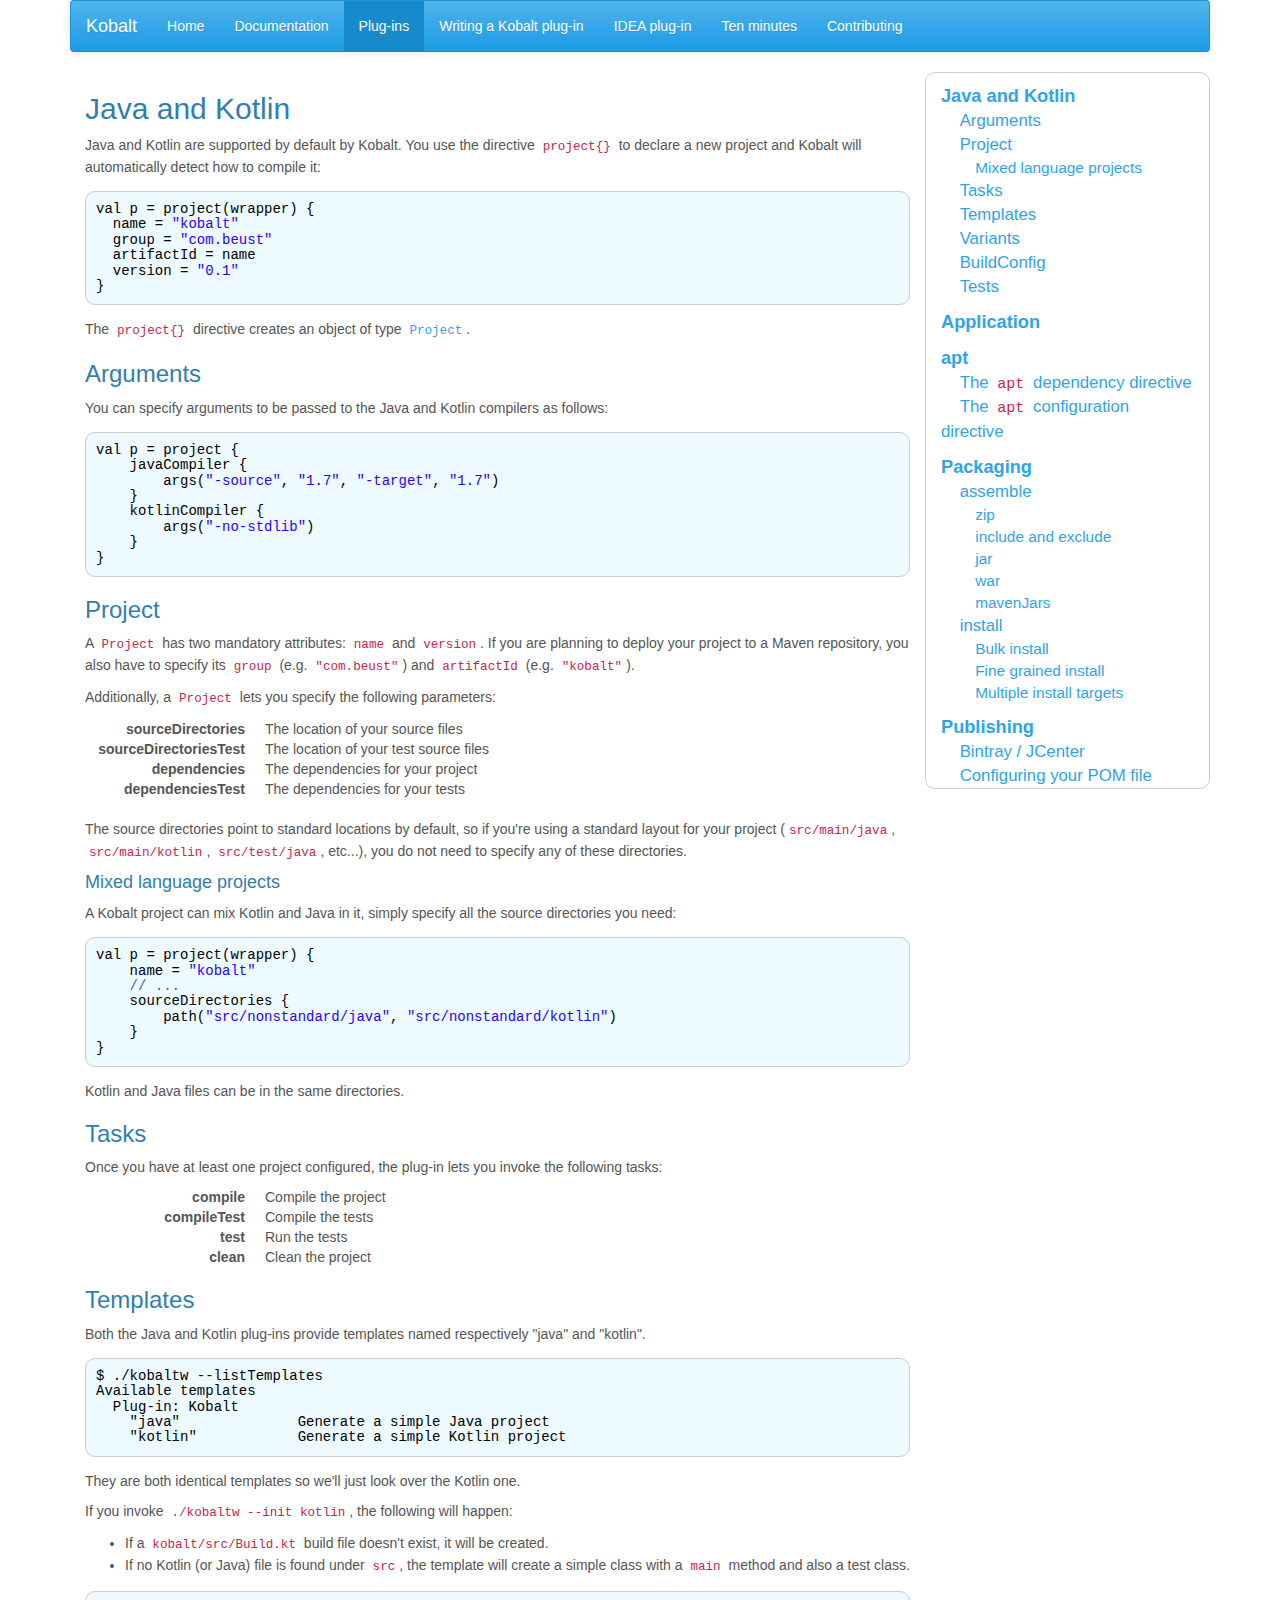
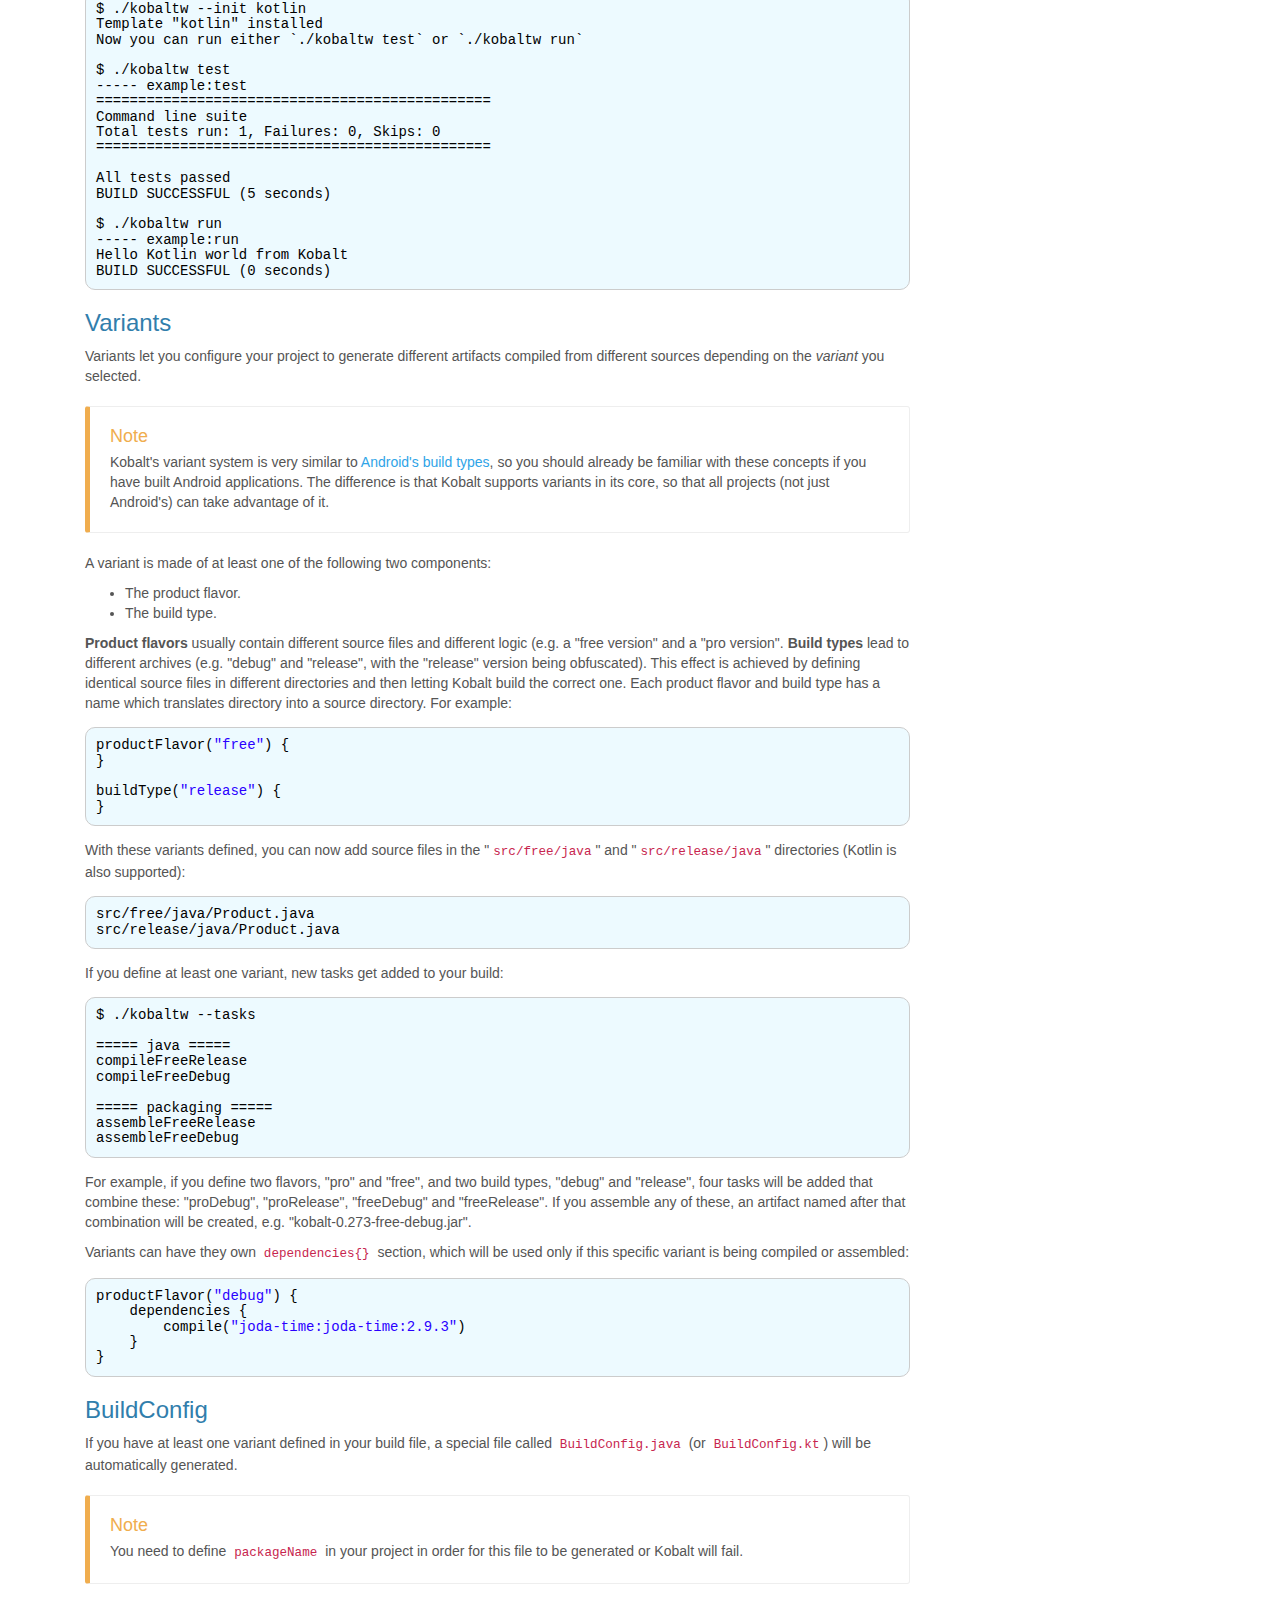
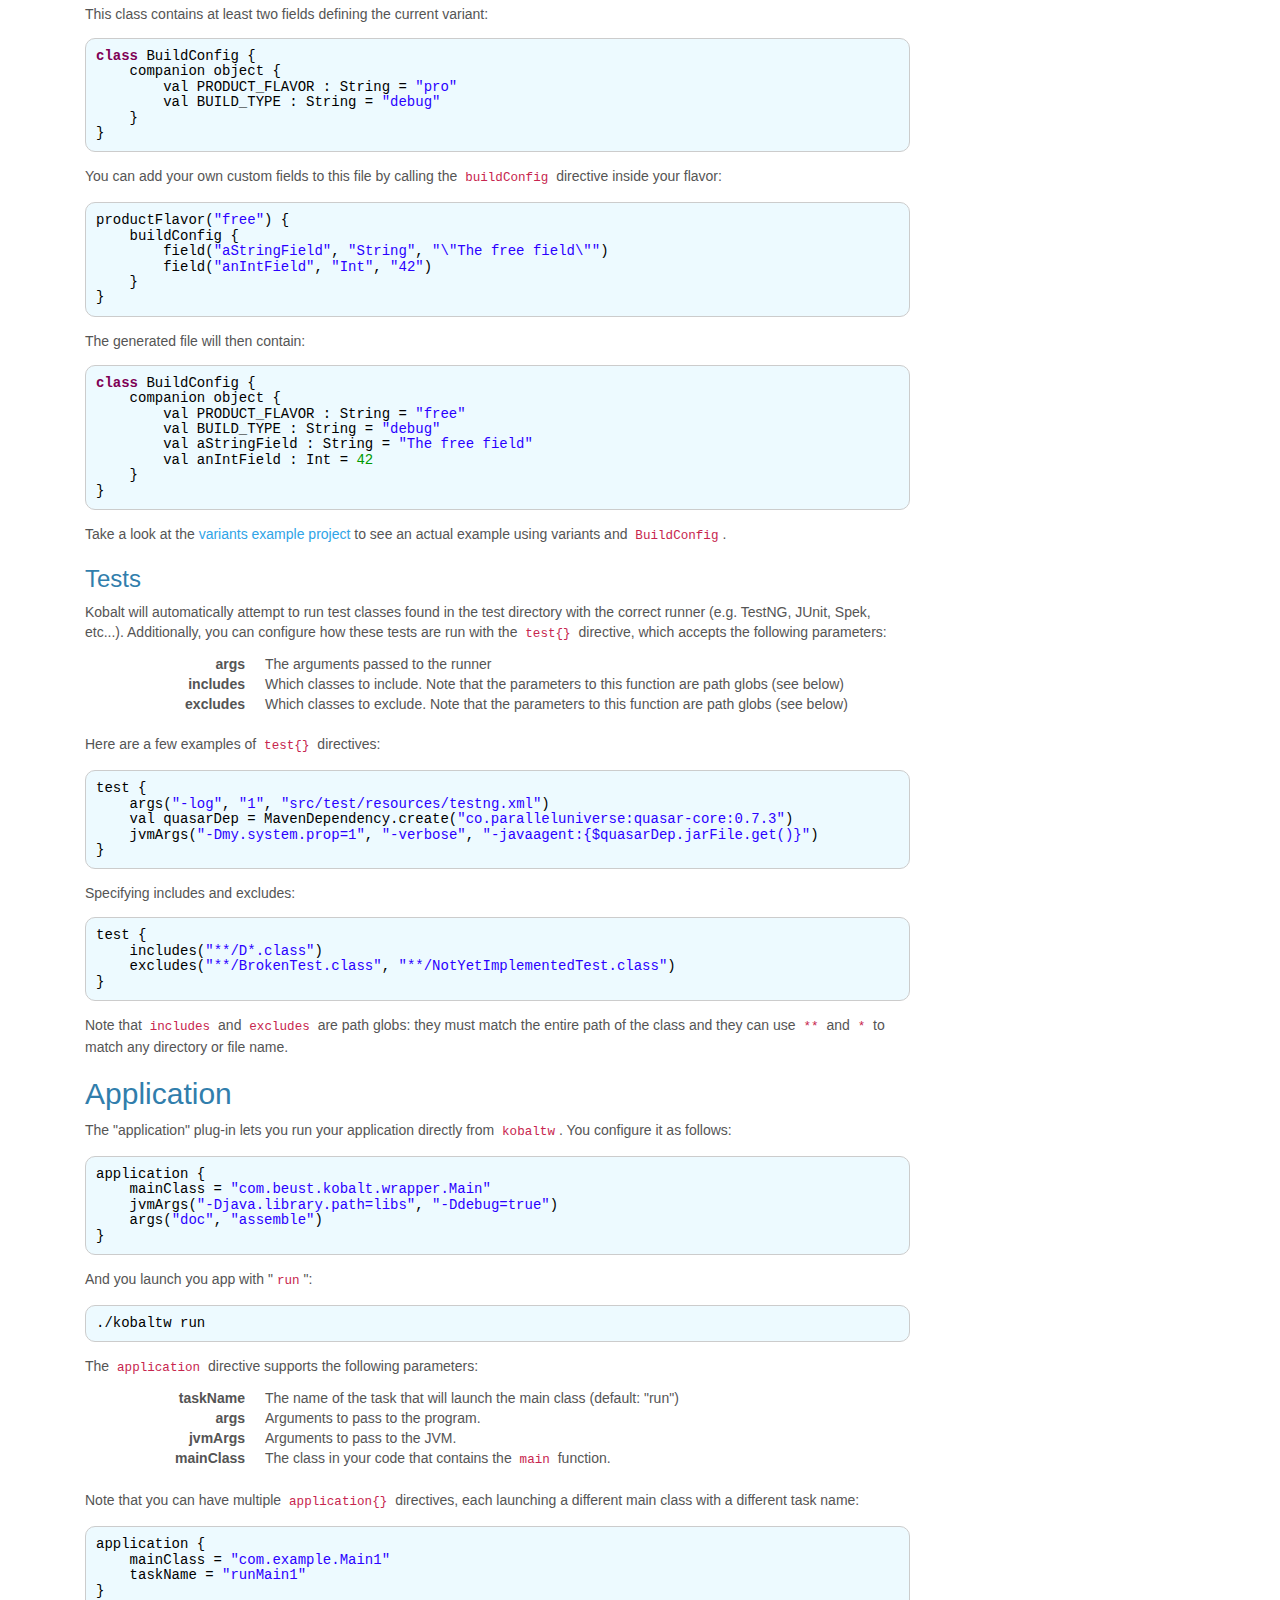
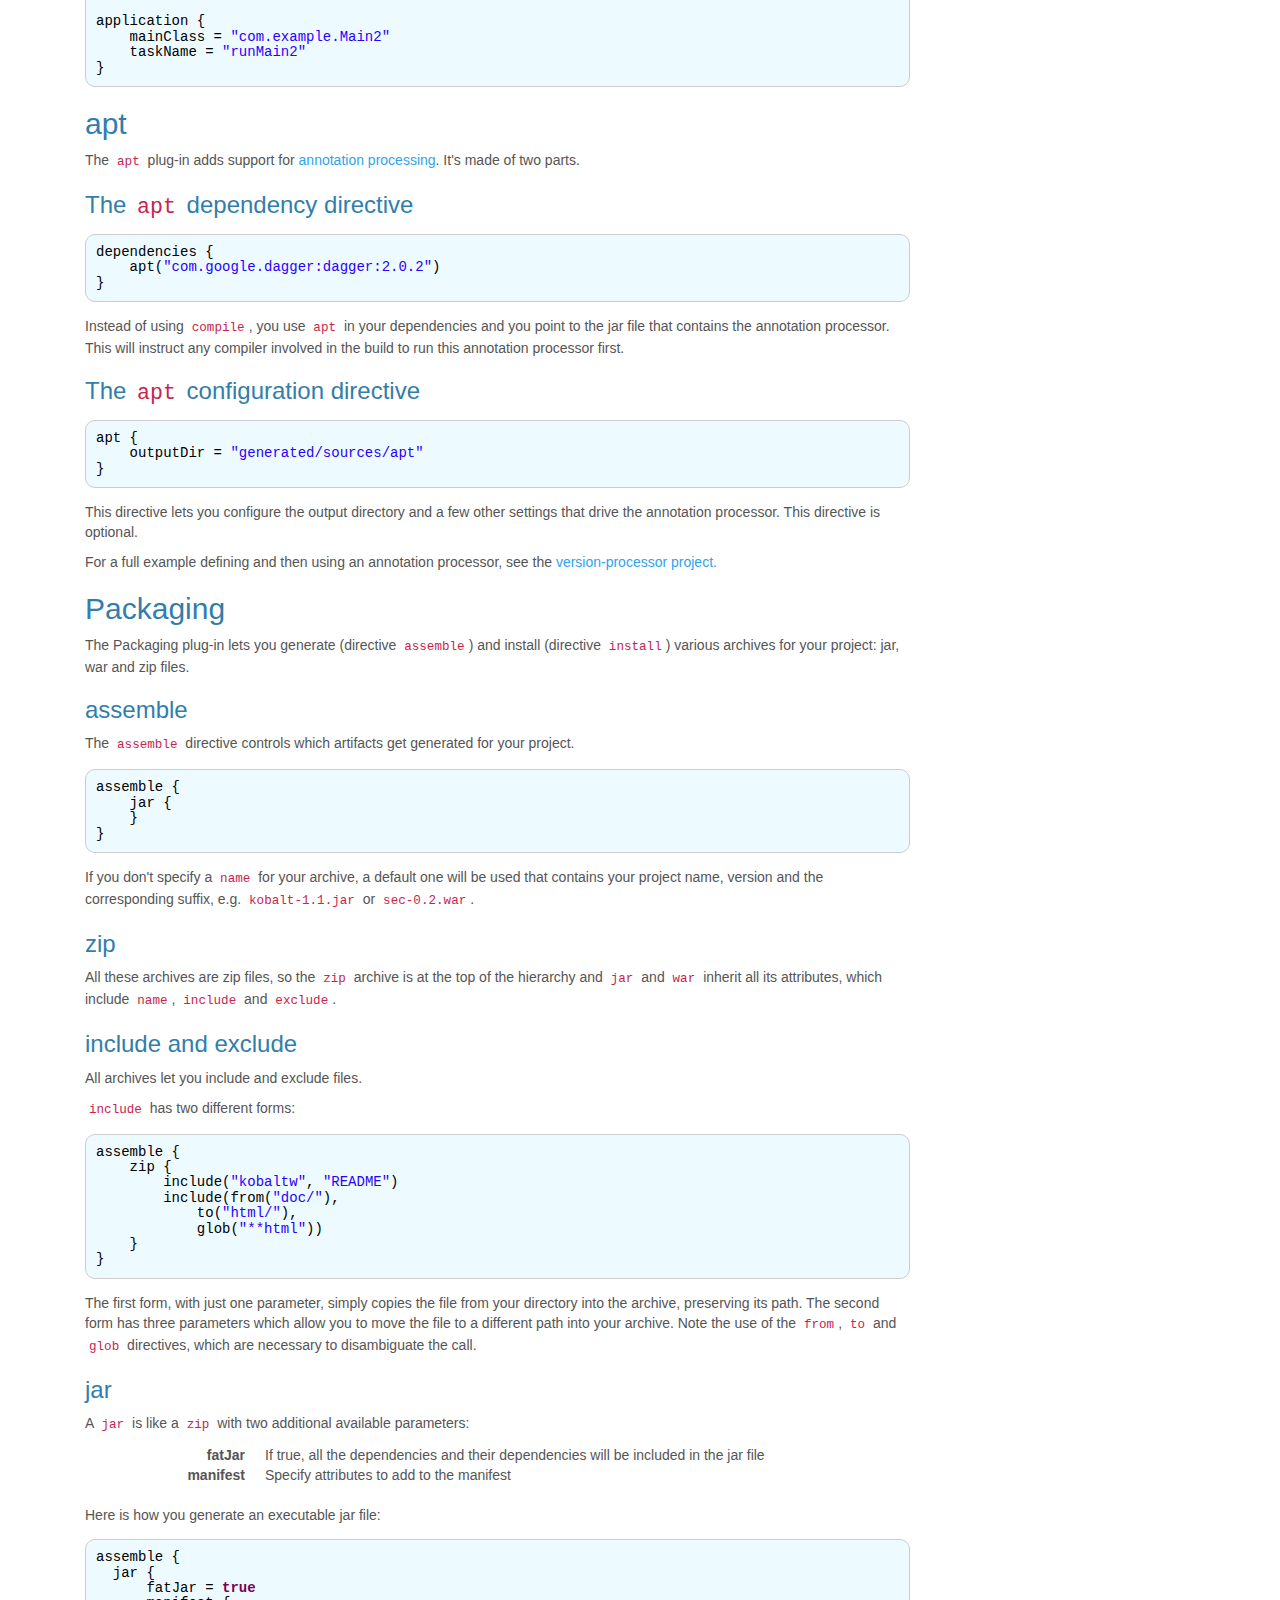
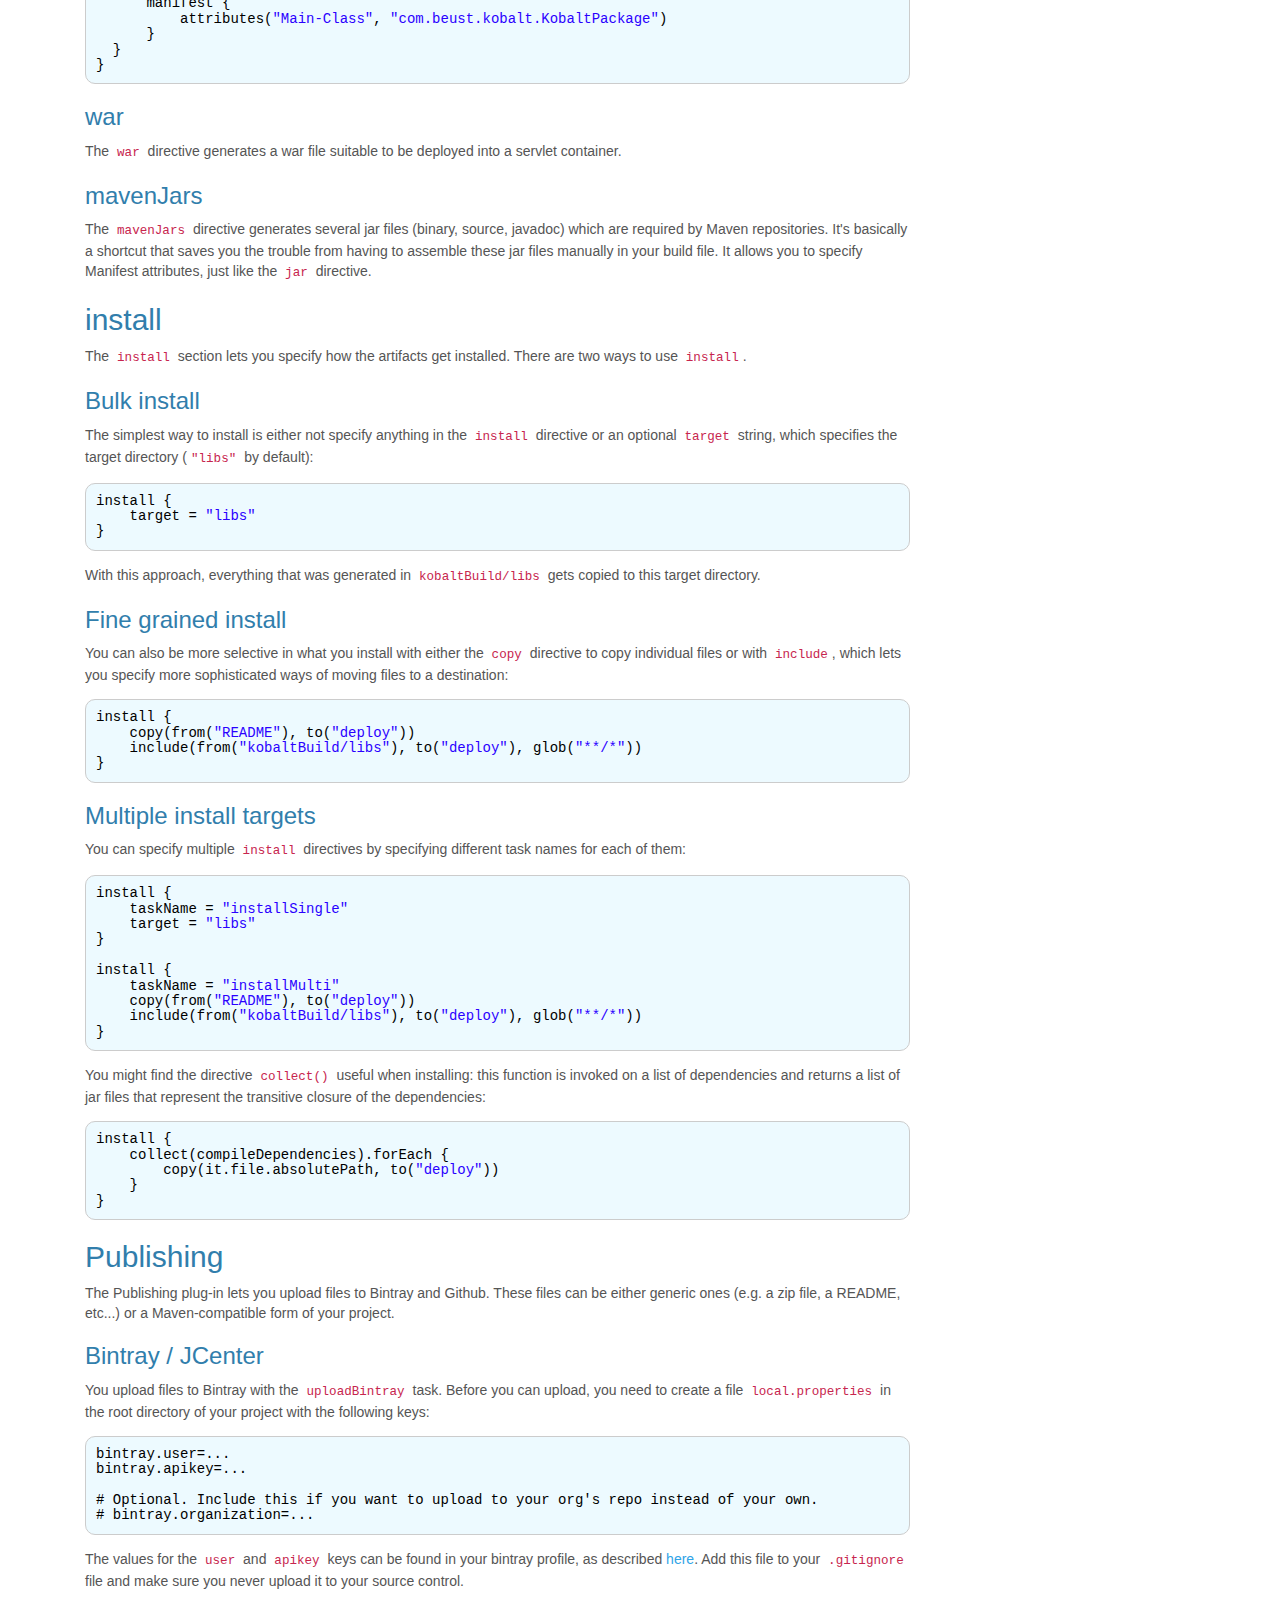
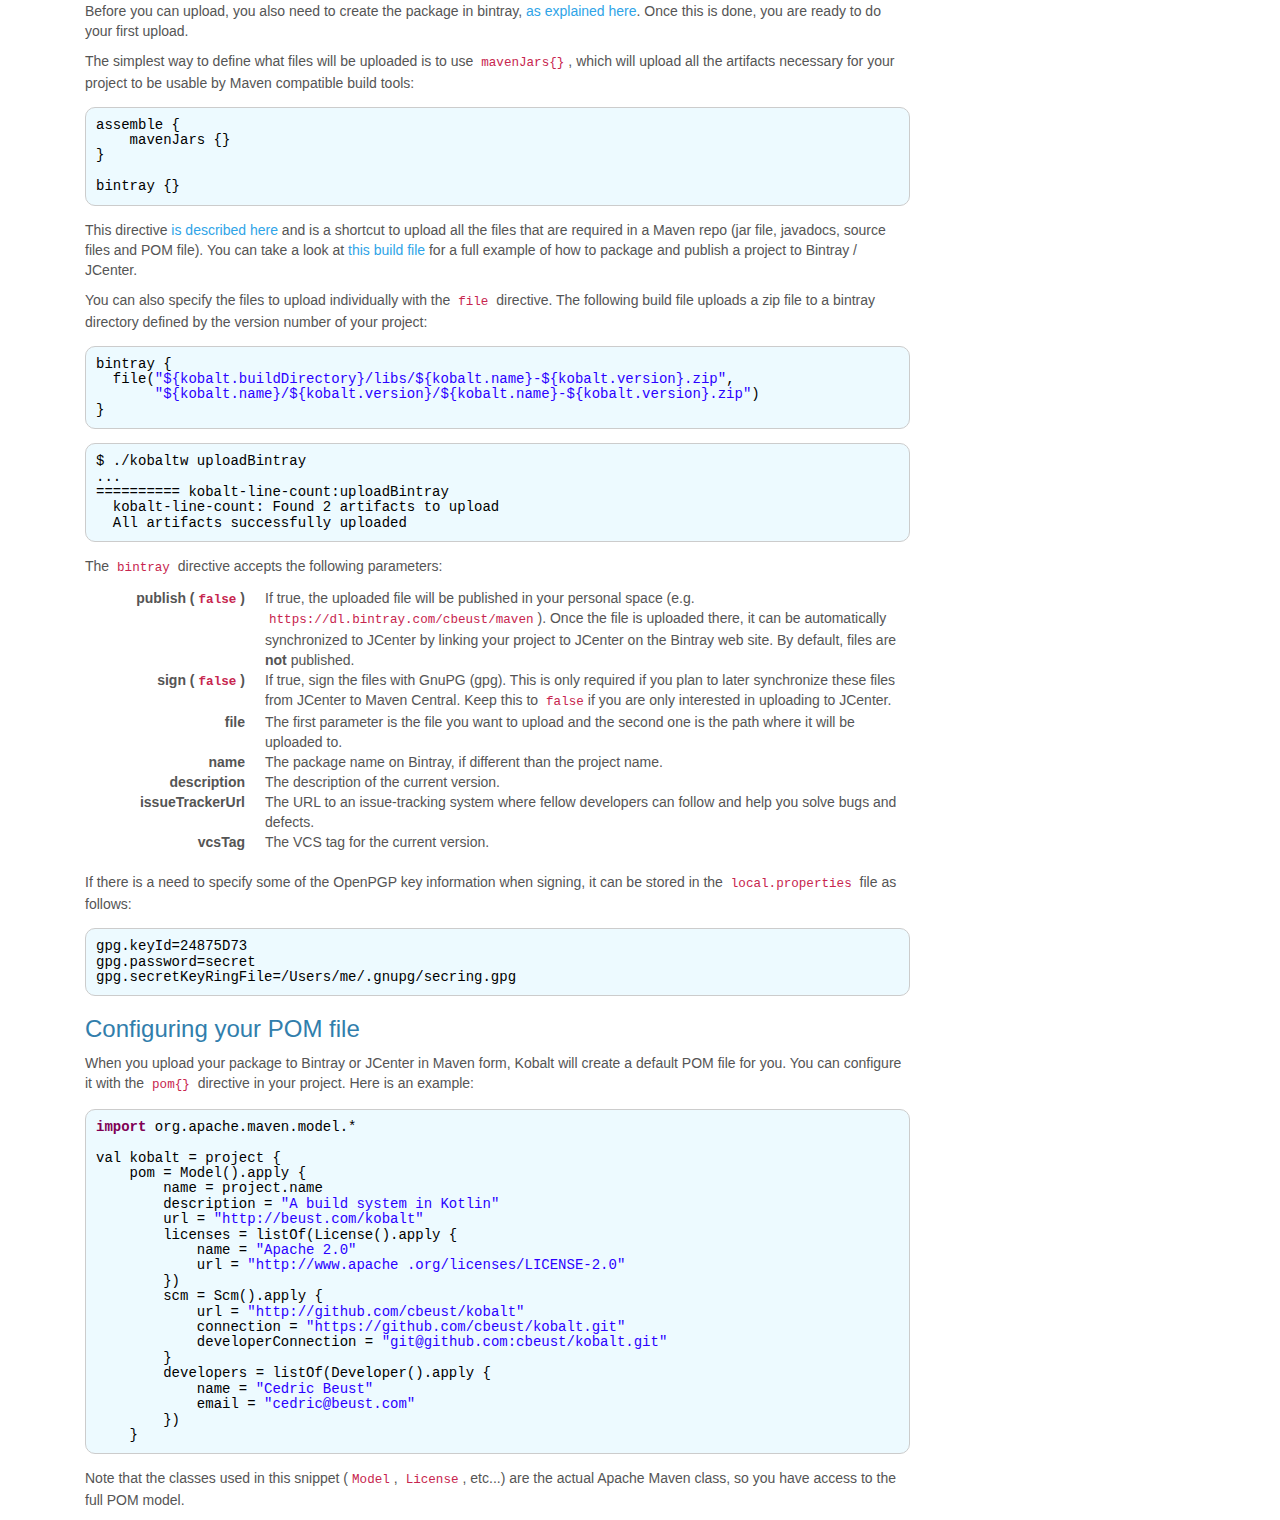
<file: plug-ins/index.html>
<html>
<head>
<title>

    Kobalt: a modern, versatile build system by Cedric Beust

</title>

    <script type="text/javascript" src="../sh/scripts/shCore.js"></script>
    <script type="text/javascript" src="../sh/scripts/shBrushJScript.js"></script>
    <script type="text/javascript" src="../sh/scripts/shBrushJava.js"></script>
    <script type="text/javascript" src="../sh/scripts/shBrushPlain.js"></script>

    <script>
        SyntaxHighlighter.defaults['gutter'] = false;
        SyntaxHighlighter.defaults['toolbar'] = false;
        SyntaxHighlighter.all();
    </script>

<!--[if lt IE 9]><script src="../assets/js/ie8-responsive-file-warning.js"></script><![endif]-->
<!--
<script src="../bootstrap/assets/js/ie-emulation-modes-warning.js"></script>
-->

<!-- HTML5 shim and Respond.js for IE8 support of HTML5 elements and media queries -->
<!--[if lt IE 9]>
  <script src="https://oss.maxcdn.com/html5shiv/3.7.2/html5shiv.min.js"></script>
  <script src="https://oss.maxcdn.com/respond/1.4.2/respond.min.js"></script>
<![endif]-->

<!-- Favicons -->
<!--
<link rel="icon" href="/favicon.ico">
-->

</head>

<body>


    <div class="container">

      <!-- Static navbar -->
      <nav id="kobalt-navbar" class="navbar navbar-default">
      </nav>

      <!-- Main content -->
      <div class="col-md-9">

<h2 class="section" id="java-kotlin">Java and Kotlin</h2>

<p>
    Java and Kotlin are supported by default by Kobalt. You use the directive <code>project{}</code>
    to declare a new project and Kobalt will automatically detect how to compile it:
</p>
<pre class="brush:java">
val p = project(wrapper) {
  name = "kobalt"
  group = "com.beust"
  artifactId = name
  version = "0.1"
}</pre>

<p>
The <code>project{}</code> directive creates an object of type <code><a href="https://github.com/cbeust/kobalt/blob/master/src/main/kotlin/com/beust/kobalt/api/Project.kt">Project</a></code></a>.
</p>

<h3 class="section" id="arguments" indent="1">Arguments</h3>
<p>
  You can specify arguments to be passed to the Java and Kotlin compilers as follows:
</p>
<pre class="brush:java">
val p = project {
    javaCompiler {
        args("-source", "1.7", "-target", "1.7")
    }
    kotlinCompiler {
        args("-no-stdlib")
    }
}</pre>

<h3 class="section" id="project" indent="1">Project</h3>

<p>
A <code>Project</code> has two mandatory attributes: <code>name</code> and <code>version</code>. If you are planning to deploy your project to a Maven repository, you also have to specify its <code>group</code> (e.g. <code>"com.beust"</code>) and <code>artifactId</code> (e.g. <code>"kobalt"</code>).
</p>

<p>
  Additionally, a <code>Project</code> lets you specify the following parameters:

  <dl class="dl-horizontal">
    <dt>sourceDirectories</dt>
    <dd>The location of your source files</dd>
    <dt>sourceDirectoriesTest</dt>
    <dd>The location of your test source files</dd>
    <dt>dependencies</dt>
    <dd>The dependencies for your project</dd>
    <dt>dependenciesTest</dt>
    <dd>The dependencies for your tests</dd>
  </dl>

<p>
  The source directories point to standard locations by default, so if you're using a standard layout
  for your project (<code>src/main/java</code>, <code>src/main/kotlin</code>, <code>src/test/java</code>,
  etc...), you do not need to specify any of these directories.
</p>
<h4 class="section" id="mixed-projects" indent="2">Mixed language projects</h4>
<p>
  A Kobalt project can mix Kotlin and Java in it, simply specify all the source
  directories you need:
</p>
<pre class="brush:java">
val p = project(wrapper) {
    name = "kobalt"
    // ...
    sourceDirectories {
        path("src/nonstandard/java", "src/nonstandard/kotlin")
    }
}</pre>
<p>
    Kotlin and Java files can be in the same directories.
</p>

<h3 class="section" id="tasks" indent="1">Tasks</h3>
<p>
Once you have at least one project configured, the plug-in lets you invoke the following tasks:
<dl class="dl-horizontal">
  <dt>compile</dt>
  <dd>Compile the project</dd>
  <dt>compileTest</dt>
  <dd>Compile the tests</dd>
  <dt>test</dt>
  <dd>Run the tests</dd>
  <dt>clean</dt>
  <dd>Clean the project</dd>
</dl>

<h3 class="section" id="templates" indent="1">Templates</h3>
<p>
  Both the Java and Kotlin plug-ins provide templates named respectively "java" and "kotlin".
</p>
<pre class="brush:plain">
$ ./kobaltw --listTemplates
Available templates
  Plug-in: Kobalt
    "java"              Generate a simple Java project
    "kotlin"            Generate a simple Kotlin project</pre>

<p>
  They are both identical templates so we'll just look over the Kotlin one.
</p>
<p>
      If you invoke <code>./kobaltw --init kotlin</code>, the following will happen:
</p>
<ul>
    <li>If a <code>kobalt/src/Build.kt</code> build file doesn't exist, it will be created.</li>
    <li>If no Kotlin (or Java) file is found under <code>src</code>, the template will create a simple
    class with a <code>main</code> method and also a test class.</li>
</ul>
<pre class="brush:plain">
$ ./kobaltw --init kotlin
Template "kotlin" installed
Now you can run either `./kobaltw test` or `./kobaltw run`

$ ./kobaltw test
----- example:test
===============================================
Command line suite
Total tests run: 1, Failures: 0, Skips: 0
===============================================

All tests passed
BUILD SUCCESSFUL (5 seconds)

$ ./kobaltw run
----- example:run
Hello Kotlin world from Kobalt
BUILD SUCCESSFUL (0 seconds)
</pre>





<h3 class="section" id="variants" indent="1">Variants</h3>
<p>
    Variants let you configure your project to generate different artifacts compiled from different sources depending on the <em>variant</em> you selected.
</p>
          <div class="bs-callout bs-callout-warning">
              <h4>Note</h4>
              Kobalt's variant system is very similar to <a href="http://developer.android.com/tools/building/configuring-gradle.html">Android's build types</a>, so you should already be familiar with these concepts if you have built Android applications. The difference is that Kobalt supports variants in its core, so that all projects (not just Android's) can take advantage of it.
          </div>

          <p>
              A variant is made of at least one of the following two components:
          </p>
              <ul>
                  <li>The product flavor.</li>
                  <li>The build type.</li>
              </ul>
          <p>
              <strong>Product flavors</strong> usually contain different source files and different logic (e.g. a "free version" and a "pro version". <strong>Build types</strong> lead to different archives (e.g. "debug" and "release", with the "release" version being obfuscated). This effect is achieved by defining identical source files in different directories and then letting Kobalt build the correct one. Each product flavor and build type has a name which translates directory into a source directory. For example:
          </p>
<pre class="brush:java">
productFlavor("free") {
}

buildType("release") {
}</pre>
          <p>
              With these variants defined, you can now add source files in the "<code>src/free/java</code>" and "<code>src/release/java</code>" directories (Kotlin is also supported):
          </p>
<pre class="brush:plain">
src/free/java/Product.java
src/release/java/Product.java</pre>
          <p>
              If you define at least one variant, new tasks get added to your build:
          </p>
<pre class="brush:java">
$ ./kobaltw --tasks

===== java =====
compileFreeRelease
compileFreeDebug

===== packaging =====
assembleFreeRelease
assembleFreeDebug</pre>
<p>
  For example, if you define two flavors, "pro" and "free", and two build types, "debug" and "release", four tasks will be added that combine these: "proDebug", "proRelease", "freeDebug" and "freeRelease". If you assemble any of these, an artifact named after that combination will be created, e.g. "kobalt-0.273-free-debug.jar".
</p>
        <p>
          Variants can have they own <code>dependencies{}</code> section, which will be used only if this specific
          variant is being compiled or assembled:
        </p>
<pre class="brush:java">
    productFlavor("debug") {
        dependencies {
            compile("joda-time:joda-time:2.9.3")
        }
    }
</pre>

<h3 class="section" id="build-config" indent="1">BuildConfig</h3>
<p>
  If you have at least one variant defined in your build file, a special file called <code>BuildConfig.java</code> (or
  <code>BuildConfig.kt</code>) will be automatically generated.
</p>
<div class="bs-callout bs-callout-warning">
  <h4>Note</h4>
  You need to define <code>packageName</code> in your project in order for this file to be generated or
  Kobalt will fail.
</div>
<p>
  This class contains at least two fields defining the current variant:
</p>
<pre class="brush:java">
class BuildConfig {
    companion object {
        val PRODUCT_FLAVOR : String = "pro"
        val BUILD_TYPE : String = "debug"
    }
}</pre>
<p>
  You can add your own custom fields to this file by calling the <code>buildConfig</code> directive
  inside your
  flavor:
</p>
<pre class="brush:java">
productFlavor("free") {
    buildConfig {
        field("aStringField", "String", "\"The free field\"")
        field("anIntField", "Int", "42")
    }
}</pre>
<p>
  The generated file will then contain:
</p>
<pre class="brush:java">
class BuildConfig {
    companion object {
        val PRODUCT_FLAVOR : String = "free"
        val BUILD_TYPE : String = "debug"
        val aStringField : String = "The free field"
        val anIntField : Int = 42
    }
}</pre>
<p>
    Take a look at the <a href=https://github.com/cbeust/kobalt-examples/tree/master/flavors/src>variants example
    project</a> to see an actual example using variants and <code>BuildConfig</code>.
</p>

<h3 class="section" id="tests" indent="1">Tests</h3>
<p>
  Kobalt will automatically attempt to run test classes found in the test directory with the
  correct runner (e.g. TestNG, JUnit, Spek, etc...). Additionally, you can configure how
  these tests are run with the <code>test{}</code> directive, which accepts the following
  parameters:
</p>
<dl class="dl-horizontal">
  <dt>args</dt>
  <dd>The arguments passed to the runner</dd>
  <dt>includes</dt>
  <dd>Which classes to include. Note that the parameters to this function are path globs (see below)</dd>
  <dt>excludes</dt>
  <dd>Which classes to exclude. Note that the parameters to this function are path globs (see below)</dd>
</dl>
<p>
  Here are a few examples of <code>test{}</code> directives:
</p>
<pre class="brush:java">
test {
    args("-log", "1", "src/test/resources/testng.xml")
    val quasarDep = MavenDependency.create("co.paralleluniverse:quasar-core:0.7.3")
    jvmArgs("-Dmy.system.prop=1", "-verbose", "-javaagent:{$quasarDep.jarFile.get()}")
}</pre>
          <p>
              Specifying includes and excludes:
          </p>
<pre class="brush:java">
test {
    includes("**/D*.class")
    excludes("**/BrokenTest.class", "**/NotYetImplementedTest.class")
}</pre>
<p>
  Note that <code>includes</code> and <code>excludes</code> are path globs: they must match the
  entire path of the class and they can use <code>**</code> and <code>*</code> to match any
  directory or file name.
</p>



<h2 class="section" id="application">Application</h2>
<p>
    The "application" plug-in lets you run your application directly from <code>kobaltw</code>. You configure
    it as follows:
</p>
<pre class="brush:java">
application {
    mainClass = "com.beust.kobalt.wrapper.Main"
    jvmArgs("-Djava.library.path=libs", "-Ddebug=true")
    args("doc", "assemble")
}
</pre>
<p>
    And you launch you app with "<code>run</code>":
</p>
<pre class="brush:plain">
./kobaltw run
</pre>
<p>The <code>application</code> directive supports the following parameters:</p>
<dl class="dl-horizontal">
    <dt>taskName</dt>
    <dd>The name of the task that will launch the main class (default: "run")</dd>
  <dt>args</dt>
  <dd>Arguments to pass to the program.</dd>
  <dt>jvmArgs</dt>
  <dd>Arguments to pass to the JVM.</dd>
  <dt>mainClass</dt>
  <dd>The class in your code that contains the <code>main</code> function.</dd>
</dl>
<p>
  Note that you can have multiple <code>application{}</code> directives, each launching a different
  main class with a different task name:
</p>
<pre class="brush:java">
application {
    mainClass = "com.example.Main1"
    taskName = "runMain1"
}

application {
    mainClass = "com.example.Main2"
    taskName = "runMain2"
}</pre>

          <h2 class="section" id="apt">apt</h2>
  <p>
      The <code>apt</code> plug-in adds support for <a href="https://docs.oracle.com/javase/7/docs/technotes/guides/apt/GettingStarted.html">annotation processing</a>. It's made of two parts.
  </p>
  <h3 class="section" id="apt-dependency" indent="1">The <code>apt</code> dependency directive</h3>
<pre class="brush:java">
    dependencies {
        apt("com.google.dagger:dagger:2.0.2")
    }
</pre>
  <p>
      Instead of using <code>compile</code>, you use <code>apt</code> in your dependencies and you point to the jar file that contains the annotation processor. This will instruct any compiler involved in the build to run this annotation processor first.
  </p>
  <h3 class="section" id="apt-configuration" indent="1">The <code>apt</code> configuration directive</h3>
<pre class="brush:java">
    apt {
        outputDir = "generated/sources/apt"
    }
</pre>
  <p>This directive lets you configure the output directory and a few other settings that drive the annotation processor. This directive is optional.</p>
  <p>For a full example defining and then using an annotation processor, see the <a href="http://github.com/cbeust/version-processor">version-processor project.</a></p>


<h2 class="section" id="packaging">Packaging</h2>

<p>
The Packaging plug-in lets you generate (directive <code>assemble</code>) and install (directive <code>install</code>) various archives for your project: jar, war and zip files.
</p>

<h3 class="section" id="assemble" indent="1">assemble</h3>
<p>
    The <code>assemble</code> directive controls which artifacts get generated for your project.
</p>
<pre class="brush:java">
assemble {
    jar {
    }
}
</pre>

<p>
  If you don't specify a <code>name</code> for your archive, a default one will be used that contains your project name, version and the corresponding suffix, e.g. <code>kobalt-1.1.jar</code> or <code>sec-0.2.war</code>.
</p>

<h3 class="section" id="zip" indent="2">zip</h3>

<p>
All these archives are zip files, so the <code>zip</code> archive is at the top of the hierarchy and <code>jar</code> and <code>war</code> inherit all its attributes, which include <code>name</code>, <code>include</code> and <code>exclude</code>.
</p>

<h3 class="section" id="include-and-exclude" indent="2">include and exclude</h3>

<p>
All archives let you include and exclude files.
</p>

<p>
  <code>include</code> has two different forms:
</p>

<pre class="brush:java">
assemble {
    zip {
        include("kobaltw", "README")
        include(from("doc/"),
            to("html/"),
            glob("**html"))
    }
}
</pre>

<p>
  The first form, with just one parameter, simply copies the file from your directory into the archive, preserving its path. The second form has three parameters which allow you to move the file to a different path into your archive. Note the use of the <code>from</code>, <code>to</code> and <code>glob</code> directives, which are necessary to disambiguate the call.
</p>

<h3 class="section" id="jar" indent="2">jar</h3>

<p>
  A <code>jar</code> is like a <code>zip</code> with two additional available parameters:
</p>

<dl class="dl-horizontal">
  <dt>fatJar</dt>
  <dd>If true, all the dependencies and their dependencies will be included in the jar file</dd>
  <dt>manifest</dt>
  <dd>Specify attributes to add to the manifest</dd>
</dl>

<p>
  Here is how you generate an executable jar file:
</p>

<pre class="brush:java">
assemble {
  jar {
      fatJar = true
      manifest {
          attributes("Main-Class", "com.beust.kobalt.KobaltPackage")
      }
  }
}
</pre>


<h3 class="section" id="war" indent="2">war</h3>

<p>
  The <code>war</code> directive generates a war file suitable to be deployed into a servlet container.
</p>

<h3 class="section"  id="mavenJars" indent="2">mavenJars</h3>

<p>
  The <code>mavenJars</code> directive generates several jar files (binary, source, javadoc) which are required by Maven repositories. It's basically a shortcut that saves you the trouble from having to assemble these jar files manually in your build file. It allows you to specify Manifest attributes, just like the <code>jar</code> directive.
</p>

<h2 class="section"  id="install" indent="1">install</h2>
<p>
  The <code>install</code> section lets you specify how the artifacts get installed. There are two ways to use <code>install</code>.
</p>

<h3 class="section" indent="2" id="install-target">Bulk install</h3>

<p>
The simplest way to install is either not specify anything in the <code>install</code> directive or an optional
  <code>target</code> string, which specifies the target directory (<code>"libs"</code> by default):
</p>
<pre class="brush:java">
    install {
        target = "libs"
    }
</pre>

<p>
  With this approach, everything that was generated in <code>kobaltBuild/libs</code> gets copied to this
  target directory.
</p>

<h3 class="section" indent="2" id="install-include">Fine grained install</h3>
          <p>
  You can also be more selective in what you install with either the <code>copy</code> directive to copy
  individual files or with <code>include</code>, which lets you specify more sophisticated ways of moving
  files to a destination:
</p>
<pre class="brush:java">
    install {
        copy(from("README"), to("deploy"))
        include(from("kobaltBuild/libs"), to("deploy"), glob("**/*"))
    }
</pre>
<h3 class="section" indent="2" id="install-multiple">Multiple install targets</h3>

<p>
  You can specify multiple <code>install</code> directives by specifying different task names for
  each of them:
</p>
<pre class="brush:java">
    install {
        taskName = "installSingle"
        target = "libs"
    }

    install {
        taskName = "installMulti"
        copy(from("README"), to("deploy"))
        include(from("kobaltBuild/libs"), to("deploy"), glob("**/*"))
    }
</pre>

<p>
  You might find the directive <code>collect()</code> useful when installing: this function is invoked on a
  list of dependencies and returns a list of jar files that represent the transitive closure of the dependencies:
</p>
<pre class="brush:java">
    install {
        collect(compileDependencies).forEach {
            copy(it.file.absolutePath, to("deploy"))
        }
    }
</pre>
<h2 class="section" id="publishing">Publishing</h2>

<p>
  The Publishing plug-in lets you upload files to Bintray and Github. These files can be either generic ones (e.g. a zip file, a README, etc...) or a Maven-compatible form of your project.
</p>

<h3 class="section" indent="1" id="bintray">Bintray / JCenter</h3>
<p>
  You upload files to Bintray with the <code>uploadBintray</code> task. Before you can upload, you need to create a file <code>local.properties</code> in the root directory of your project with the following keys:
</p>

<pre class="brush:plain">
bintray.user=...
bintray.apikey=...

# Optional. Include this if you want to upload to your org's repo instead of your own.
# bintray.organization=...
</pre>

<p>
The values for the <code>user</code> and <code>apikey</code> keys can be found in your bintray profile, as described <a href="https://bintray.com/docs/usermanual/interacting/interacting_editingyouruserprofile.html#anchorAPIKEY">here</a>. Add this file to your <code>.gitignore</code> file and make sure you never upload it to your source control.
</p>

<p>
Before you can upload, you also need to create the package in bintray, <a href="https://bintray.com/docs/usermanual/uploads/uploads_creatinganewpackage.html">as explained here</a>. Once this is done, 
you are ready to do your first upload.
</p>

<p>
  The simplest way to define what files will be uploaded is to use <code>mavenJars{}</code>, which will upload all the artifacts necessary for your project to be usable by Maven compatible build tools:
</p>
<pre class="brush:java">
  assemble {
      mavenJars {}
  }

  bintray {}
</pre>
<p>
  This directive <a href="#mavenJars">is described here</a> and is a shortcut to upload all the files that are required in a Maven repo (jar file, javadocs, source files and POM file). You can take a look at <a href="https://github.com/cbeust/jcommander/blob/master/kobalt/src/Build.kt">this build file</a> for a full example of how to package and publish a project to Bintray / JCenter.
</p>
<p>
  You can also specify the files to upload individually with the <code>file</code> directive. The following
  build file uploads a zip file to a bintray directory defined by the version number of your project:
</p>

<pre class="brush:java">
bintray {
  file("${kobalt.buildDirectory}/libs/${kobalt.name}-${kobalt.version}.zip",
       "${kobalt.name}/${kobalt.version}/${kobalt.name}-${kobalt.version}.zip")
}
</pre>

<pre class="brush:plain">
$ ./kobaltw uploadBintray
...
========== kobalt-line-count:uploadBintray
  kobalt-line-count: Found 2 artifacts to upload
  All artifacts successfully uploaded
</pre>

<p>
  The <code>bintray</code> directive accepts the following parameters:
</p>
<dl class="dl-horizontal">
  <dt>publish (<code>false</code>)</dt>
  <dd>If true, the uploaded file will be published in your personal space (e.g. <code>https://dl.bintray.com/cbeust/maven</code>). Once the file is uploaded there, it can be automatically synchronized to JCenter by linking your project to JCenter on the Bintray web site. By default, files are <strong>not</strong> published.
  </dd>
    <dt>sign (<code>false</code>)</dt>
    <dd>If true, sign the files with GnuPG (gpg). This is only required if you plan to later synchronize these files from JCenter to Maven Central. Keep this to <code>false</code>if you are only interested in uploading to JCenter.</dd>
  <dt>file</dt>
  <dd>The first parameter is the file you want to upload and the second one is the path where it will be uploaded to.</dd>
  <dt>name</dt>
  <dd>The package name on Bintray, if different than the project name.</dd>
  <dt>description</dt>
  <dd>The description of the current version.</dd>
  <dt>issueTrackerUrl</dt>
  <dd>The URL to an issue-tracking system where fellow developers can follow and help you solve bugs and defects.</dd>
  <dt>vcsTag</dt>
  <dd>The VCS tag for the current version.</dd>
</dl>
<p>
    If there is a need to specify some of the OpenPGP key information when signing, it can be stored in the <code>local.properties</code> file as follows:
</p>
<pre class="brush:plain">
gpg.keyId=24875D73
gpg.password=secret
gpg.secretKeyRingFile=/Users/me/.gnupg/secring.gpg
</pre>

<h3 class="section" indent="1" id="configuring-pom">Configuring your POM file</h3>
<p>
  When you upload your package to Bintray or JCenter in Maven form, Kobalt will create a default
  POM file for you. You can configure it with the <code>pom{}</code> directive in your project.
  Here is an example:
</p>

<pre class="brush:java">
import org.apache.maven.model.*

val kobalt = project {
    pom = Model().apply {
        name = project.name
        description = "A build system in Kotlin"
        url = "http://beust.com/kobalt"
        licenses = listOf(License().apply {
            name = "Apache 2.0"
            url = "http://www.apache .org/licenses/LICENSE-2.0"
        })
        scm = Scm().apply {
            url = "http://github.com/cbeust/kobalt"
            connection = "https://github.com/cbeust/kobalt.git"
            developerConnection = "git@github.com:cbeust/kobalt.git"
        }
        developers = listOf(Developer().apply {
            name = "Cedric Beust"
            email = "cedric@beust.com"
        })
    }

</pre>

<p>
  Note that the classes used in this snippet (<code>Model</code>, <code>License</code>, etc...) are
  the actual Apache Maven class, so you have access to the full POM model.
</p>

        <!---
<h2 class="section" id="dokka">Dokka</h2>

<p>
  <a href="https://github.com/Kotlin/dokka">Dokka</a> is Kotlin's documentation tool.  If you want to use it, you have to add the plugin at the top level of your Build.kt:
</p>
<pre class="brush:plain">
  val r = repos("https://dl.bintray.com/cbeust/maven/")
  val pl = plugins("com.beust:kobalt-dokka:0.6")
</pre>
<p>
  Then the Kobalt Dokka plug-in allows you to launch it and configure it as follows:
</p>
<pre class="brush:java">
    import com.beust.kobalt.plugin.dokka.dokka
    // ...

    dokka {
        outputFormat = "markdown"
        sourceLinks {
            dir = "src/main/kotlin"
            url = "https://github.com/cy6erGn0m/vertx3-lang-kotlin/blob/master/src/main/kotlin"
            urlSuffix = "#L"
        }
    }
</pre>
<p>
  You can then generate your documentation by running the <code>dokka</code> task. Here is the full list of configuration parameters allowed:
</p>
          <dl class="dl-horizontal">
              <dt>samplesDir</dt>
              <dd>The list of directories containing sample code (documentation for those directories is not generated but declarations from them can be referenced using the <code>@sample</code> tag).</dd>
              <dt>includeDirs</dt>
              <dd>The names of directories containing the documentation for the module and individual packages.</dd>
              <dt>outputDir</dt>
              <dd>The output directory where the documentation is generated.</dd>
              <dt>outputFormat</dt>
              <dd>The output format: <code>html</code>, <code>markdown</code>, <code>jekyll</code>,
              or <code>javadoc</code>.</dd>
              <dt>sourceLinks</dt>
              <dd>The source link mappings.</dd>
              <dt>moduleName</dt>
              <dd>The name of the module being documented (used as the root directory of the generated documentation).</dd>
              <dt>skip</dt>
              <dd>If true, don't generate anything.</dd>
          </dl>
-->

      </div>


      <!-- Table of contents -->
      <div class="col-md-3" id="table-of-contents">
      </div>

<!-- Bootstrap core JavaScript
================================================== -->
<!-- Placed at the end of the document so the pages load faster -->
<script src="https://ajax.googleapis.com/ajax/libs/jquery/1.11.3/jquery.min.js"></script>
<script src="../bootstrap/dist/js/bootstrap.min.js"></script>
<script src="../js/kobalt.js"></script>
<script>generateKobalt(2);</script>

  <!--
  <script src="../../assets/js/docs.min.js"></script>
-->
<!-- IE10 viewport hack for Surface/desktop Windows 8 bug -->
<!--
<script src="../../assets/js/ie10-viewport-bug-workaround.js"></script>
-->

</body>
</file>
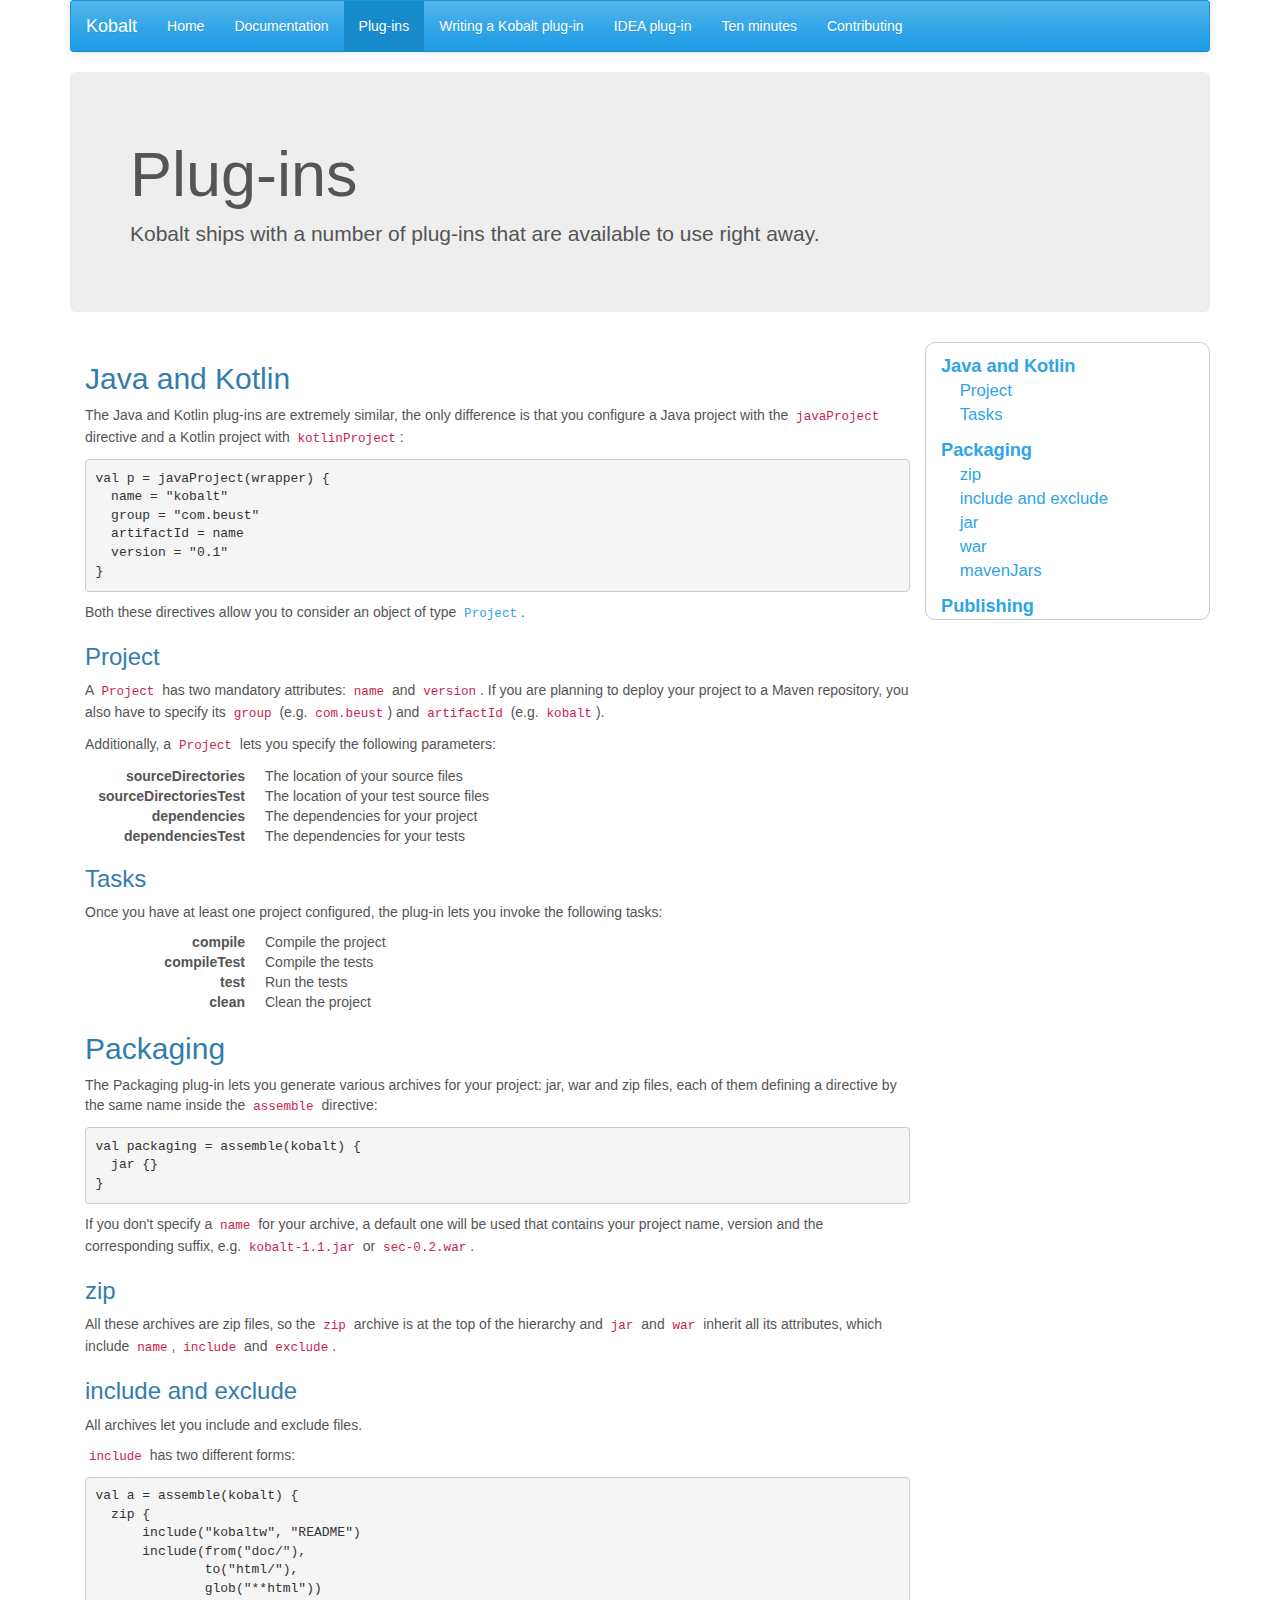
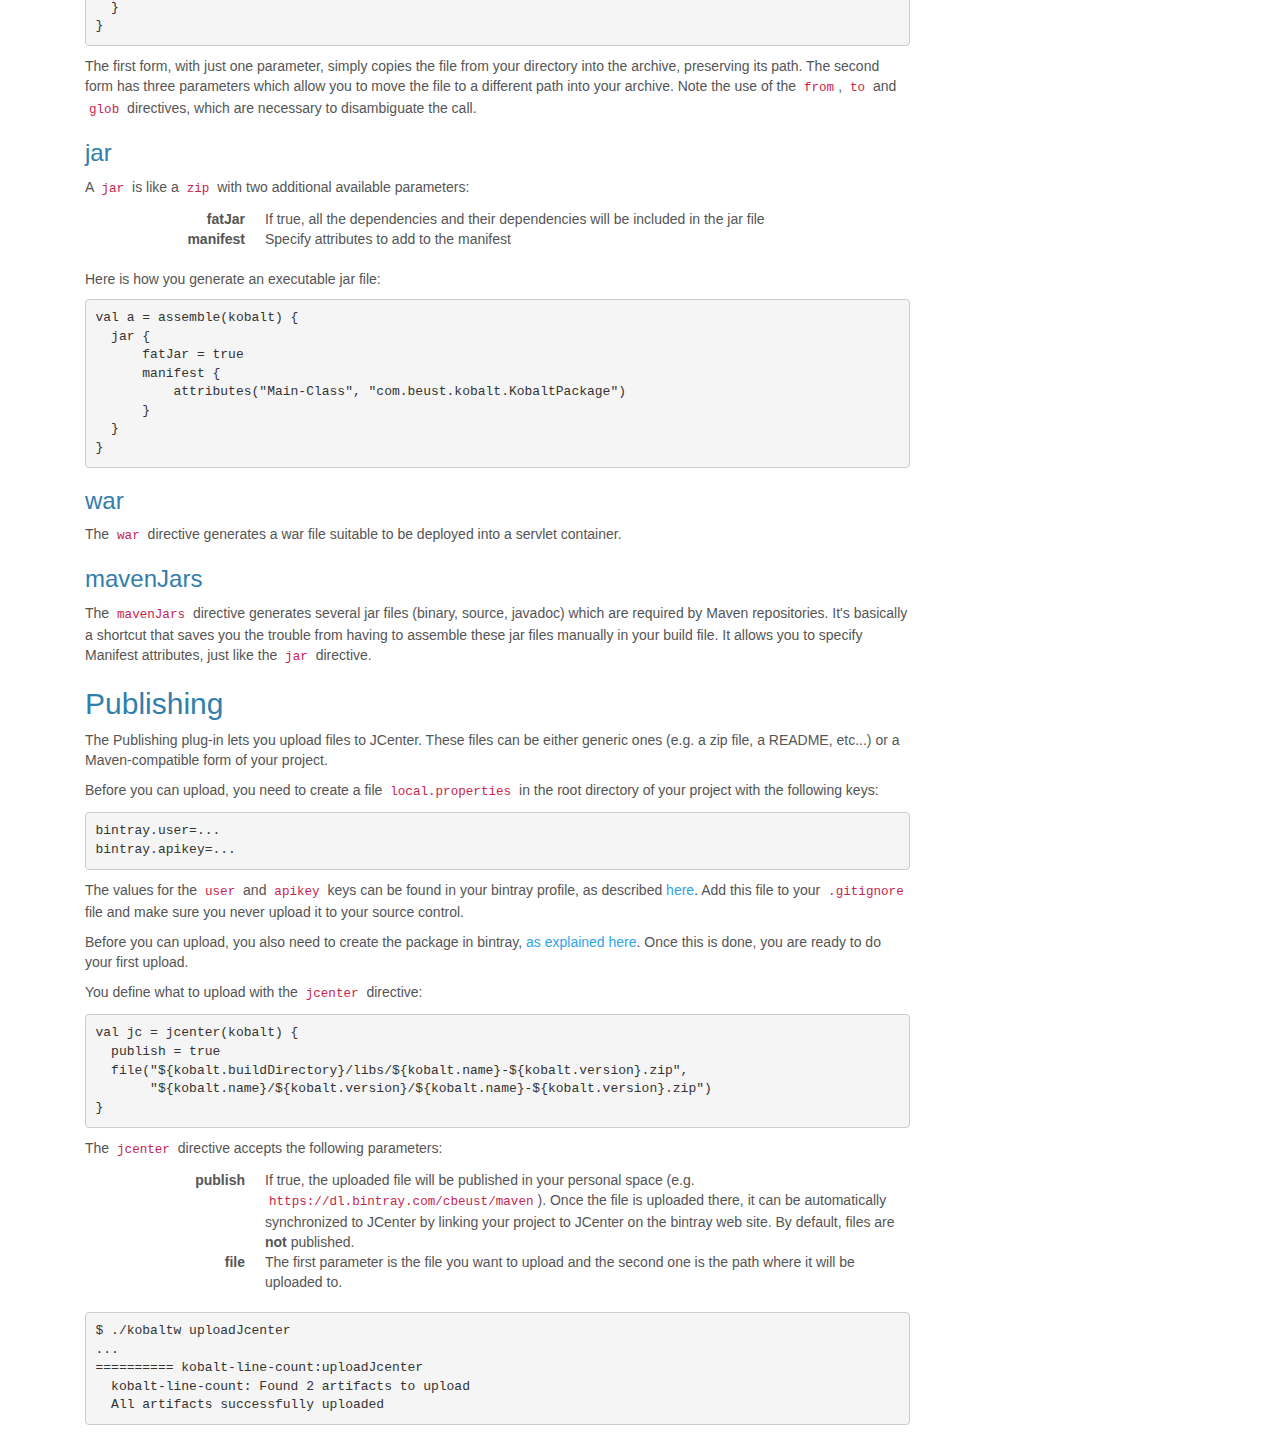
<file: plugins/index.html>
<html>
<head>
<title>

    Kobalt, by Cedric Beust

</title>

<!-- Bootstrap core CSS -->

<link href="../bootstrap/dist/css/bootstrap.min.css" rel="stylesheet">


  <!-- Optional Bootstrap Theme -->

  <link href="data:text/css;charset=utf-8," data-href="../bootstrap/dist/css/bootstrap-theme.min.css" rel="stylesheet" id="bs-theme-stylesheet">


<!--[if lt IE 9]><script src="../assets/js/ie8-responsive-file-warning.js"></script><![endif]-->
<!--
<script src="../bootstrap/assets/js/ie-emulation-modes-warning.js"></script>
-->

<!-- HTML5 shim and Respond.js for IE8 support of HTML5 elements and media queries -->
<!--[if lt IE 9]>
  <script src="https://oss.maxcdn.com/html5shiv/3.7.2/html5shiv.min.js"></script>
  <script src="https://oss.maxcdn.com/respond/1.4.2/respond.min.js"></script>
<![endif]-->

<!-- Favicons -->
<!--
<link rel="icon" href="/favicon.ico">
-->

</head>

<body>


    <div class="container">

      <!-- Static navbar -->
      <nav id="kobalt-navbar" class="navbar navbar-default">
      </nav>

      <!-- Main component for a primary marketing message or call to action -->
      <div class="jumbotron">
        <h1>Plug-ins</h1>
        <p>Kobalt ships with a number of plug-ins that are available to use right away.</p>

      </div>

      <!-- Main content -->
      <div class="col-md-9">

<h2 class="section" id="overview">Java and Kotlin</h2>

<p>
The Java and Kotlin plug-ins are extremely similar, the only difference is that you configure a Java project with the <code>javaProject</code> directive and a Kotlin project with <code>kotlinProject</code>:
</p>

<pre>
val p = javaProject(wrapper) {
  name = "kobalt"
  group = "com.beust"
  artifactId = name
  version = "0.1"
}
</pre>

<p>
Both these directives allow you to consider an object of type <code><a href="https://github.com/cbeust/kobalt/blob/master/src/main/kotlin/com/beust/kobalt/api/Project.kt">Project</code></a>.
</p>

<h3 class="section" indent="1">Project</h3>

<p>
A <code>Project</code> has two mandatory attributes: <code>name</code> and <code>version</code>. If you are planning to deploy your project to a Maven repository, you also have to specify its <code>group</code> (e.g. <code>com.beust</code>) and <code>artifactId</code> (e.g. <code>kobalt</code>).
</p>

<p>
  Additionally, a <code>Project</code> lets you specify the following parameters:

  <dl class="dl-horizontal">
    <dt>sourceDirectories</dt>
    <dd>The location of your source files</dd>
    <dt>sourceDirectoriesTest</dt>
    <dd>The location of your test source files</dd>
    <dt>dependencies</dt>
    <dd>The dependencies for your project</dd>
    <dt>dependenciesTest</dt>
    <dd>The dependencies for your tests</dd>
  </dl>

<h3 class="section" indent="1">Tasks</h3>
<p>
Once you have at least one project configured, the plug-in lets you invoke the following tasks:
<dl class="dl-horizontal">
  <dt>compile</dt>
  <dd>Compile the project</dd>
  <dt>compileTest</dt>
  <dd>Compile the tests</dd>
  <dt>test</dt>
  <dd>Run the tests</dd>
  <dt>clean</dt>
  <dd>Clean the project</dd>
</dl>

<h2 class="section" id="overview">Packaging</h2>

<p>
The Packaging plug-in lets you generate various archives for your project: jar, war and zip files, each of them defining a directive by the same name inside the <code>assemble</code> directive:
</p>

<pre>
val packaging = assemble(kobalt) {
  jar {}
}
</pre>

<p>
  If you don't specify a <code>name</code> for your archive, a default one will be used that contains your project name, version and the corresponding suffix, e.g. <code>kobalt-1.1.jar</code> or <code>sec-0.2.war</code>.
</p>

<h3 class="section" indent="1">zip</h3>

<p>
All these archives are zip files, so the <code>zip</code> archive is at the top of the hierarchy and <code>jar</code> and <code>war</code> inherit all its attributes, which include <code>name</code>, <code>include</code> and <code>exclude</code>.
</p>

<h3 class="section" indent="1">include and exclude</h3>

<p>
All archives let you include and exclude files.
</p>

<p>
  <code>include</code> has two different forms:
</p>

<pre>
val a = assemble(kobalt) {
  zip {
      include("kobaltw", "README")
      include(from("doc/"),
              to("html/"),
              glob("**html"))
  }
}
</pre>

<p>
  The first form, with just one parameter, simply copies the file from your directory into the archive, preserving its path. The second form has three parameters which allow you to move the file to a different path into your archive. Note the use of the <code>from</code>, <code>to</code> and <code>glob</code> directives, which are necessary to disambiguate the call.
</p>

<h3 class="section" indent="1">jar</h3>

<p>
  A <code>jar</code> is like a <code>zip</code> with two additional available parameters:
</p>

<dl class="dl-horizontal">
  <dt>fatJar</dt>
  <dd>If true, all the dependencies and their dependencies will be included in the jar file</dd>
  <dt>manifest</dt>
  <dd>Specify attributes to add to the manifest</dd>
</dl>

<p>
  Here is how you generate an executable jar file:
</p>

<pre>
val a = assemble(kobalt) {
  jar {
      fatJar = true
      manifest {
          attributes("Main-Class", "com.beust.kobalt.KobaltPackage")
      }
  }
}
</pre>


<h3 class="section" indent="1">war</h3>

<p>
  The <code>war</code> directive generates a war file suitable to be deployed into a servlet container.
</p>

<h3 class="section" indent="1">mavenJars</h3>

<p>
  The <code>mavenJars</code> directive generates several jar files (binary, source, javadoc) which are required by Maven repositories. It's basically a shortcut that saves you the trouble from having to assemble these jar files manually in your build file. It allows you to specify Manifest attributes, just like the <code>jar</code> directive.
</p>


<h2 class="section" id="overview">Publishing</h2>

<p>
  The Publishing plug-in lets you upload files to JCenter. These files can be either generic ones (e.g. a zip file, a README, etc...) or a Maven-compatible form of your project.
</p>

<p>
  Before you can upload, you need to create a file <code>local.properties</code> in the root directory of your project with the following keys:
</p>

<pre>
bintray.user=...
bintray.apikey=...
</pre>

<p>
The values for the <code>user</code> and <code>apikey</code> keys can be found in your bintray profile, as described <a href="https://bintray.com/docs/usermanual/interacting/interacting_editingyouruserprofile.html#anchorAPIKEY">here</a>. Add this file to your <code>.gitignore</code> file and make sure you never upload it to your source control.
</p>

<p>
Before you can upload, you also need to create the package in bintray, <a href="https://bintray.com/docs/usermanual/uploads/uploads_creatinganewpackage.html">as explained here</a>. Once this is done, 
you are ready to do your first upload.
</p>

<p>
  You define what to upload with the <code>jcenter</code> directive:
</p>

<pre>
val jc = jcenter(kobalt) {
  publish = true
  file("${kobalt.buildDirectory}/libs/${kobalt.name}-${kobalt.version}.zip",
       "${kobalt.name}/${kobalt.version}/${kobalt.name}-${kobalt.version}.zip")
}
</pre>

<p>
  The <code>jcenter</code> directive accepts the following parameters:
</p>
<dl class="dl-horizontal">
  <dt>publish</dt>
  <dd>If true, the uploaded file will be published in your personal space (e.g. <code>https://dl.bintray.com/cbeust/maven</code>). Once the file is uploaded there, it can be automatically synchronized to JCenter by linking your project to JCenter on the bintray web site. By default, files are <strong>not</strong> published.
  </dd>
  <dt>file</dt>
  <dd>The first parameter is the file you want to upload and the second one is the path where it will be uploaded to.</dd>
</dl>

<pre>
$ ./kobaltw uploadJcenter
...
========== kobalt-line-count:uploadJcenter
  kobalt-line-count: Found 2 artifacts to upload
  All artifacts successfully uploaded
</pre>


      </div>

      <!-- Table of contents -->
      <div class="col-md-3" id="table-of-contents">
      </div>

<!-- Bootstrap core JavaScript
================================================== -->
<!-- Placed at the end of the document so the pages load faster -->
<script src="https://ajax.googleapis.com/ajax/libs/jquery/1.11.3/jquery.min.js"></script>
<script src="../bootstrap/dist/js/bootstrap.min.js"></script>
<script src="../js/kobalt.js"></script>
<script>generateKobalt(2);</script>

  <!--
  <script src="../../assets/js/docs.min.js"></script>
-->
<!-- IE10 viewport hack for Surface/desktop Windows 8 bug -->
<!--
<script src="../../assets/js/ie10-viewport-bug-workaround.js"></script>
-->

</body>
</file>
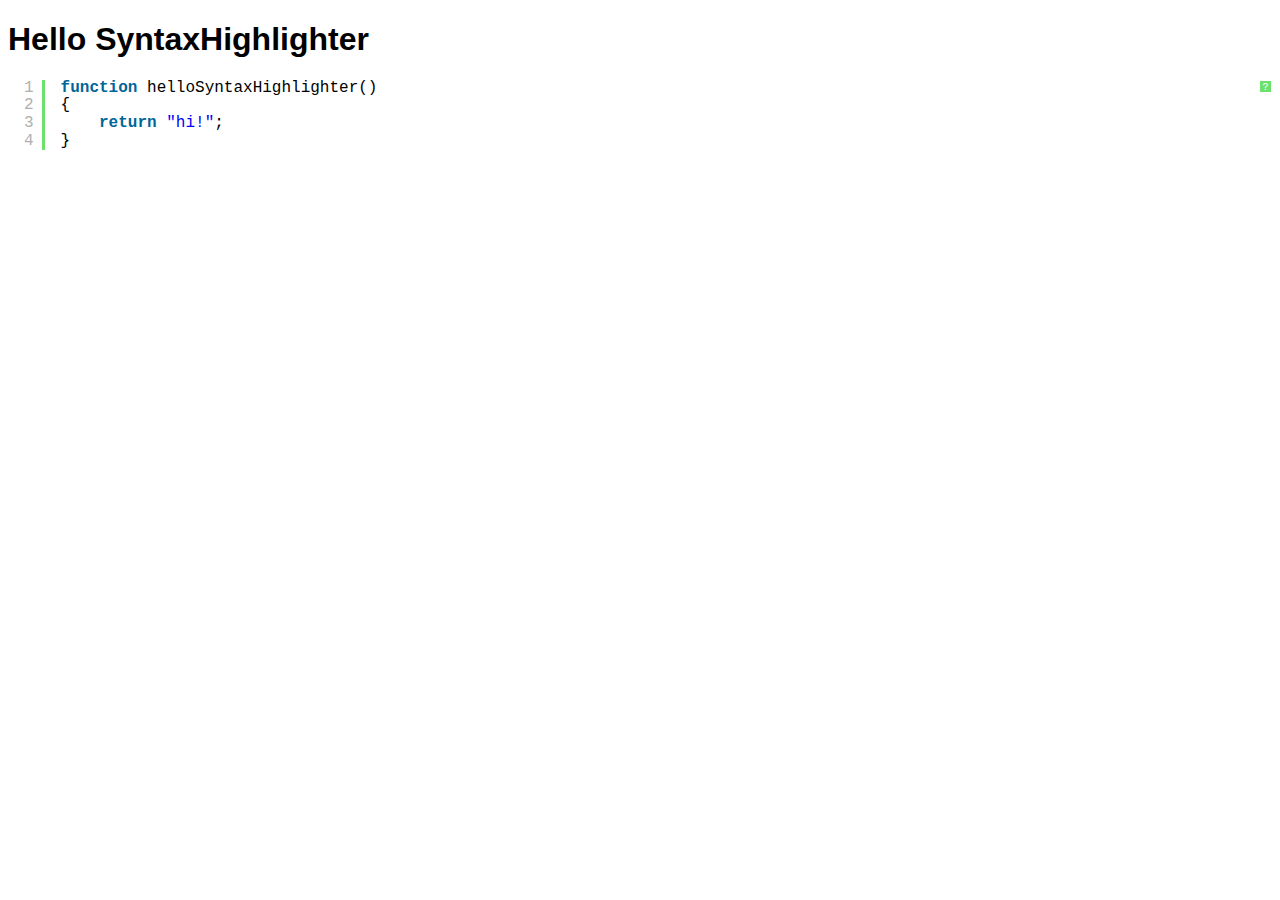
<file: sh/index.html>
<!DOCTYPE html PUBLIC "-//W3C//DTD XHTML 1.0 Strict//EN" "http://www.w3.org/TR/xhtml1/DTD/xhtml1-strict.dtd">
<html xmlns="http://www.w3.org/1999/xhtml" xml:lang="en" lang="en">
<head>
	<meta http-equiv="Content-Type" content="text/html; charset=UTF-8" />
	<title>Hello SyntaxHighlighter</title>
	<script type="text/javascript" src="scripts/shCore.js"></script>
	<script type="text/javascript" src="scripts/shBrushJScript.js"></script>
	<link type="text/css" rel="stylesheet" href="styles/shCoreDefault.css"/>
	<script type="text/javascript">SyntaxHighlighter.all();</script>
</head>

<body style="background: white; font-family: Helvetica">

<h1>Hello SyntaxHighlighter</h1>
<pre class="brush: js;">
function helloSyntaxHighlighter()
{
	return "hi!";
}
</pre>

</html>
</file>
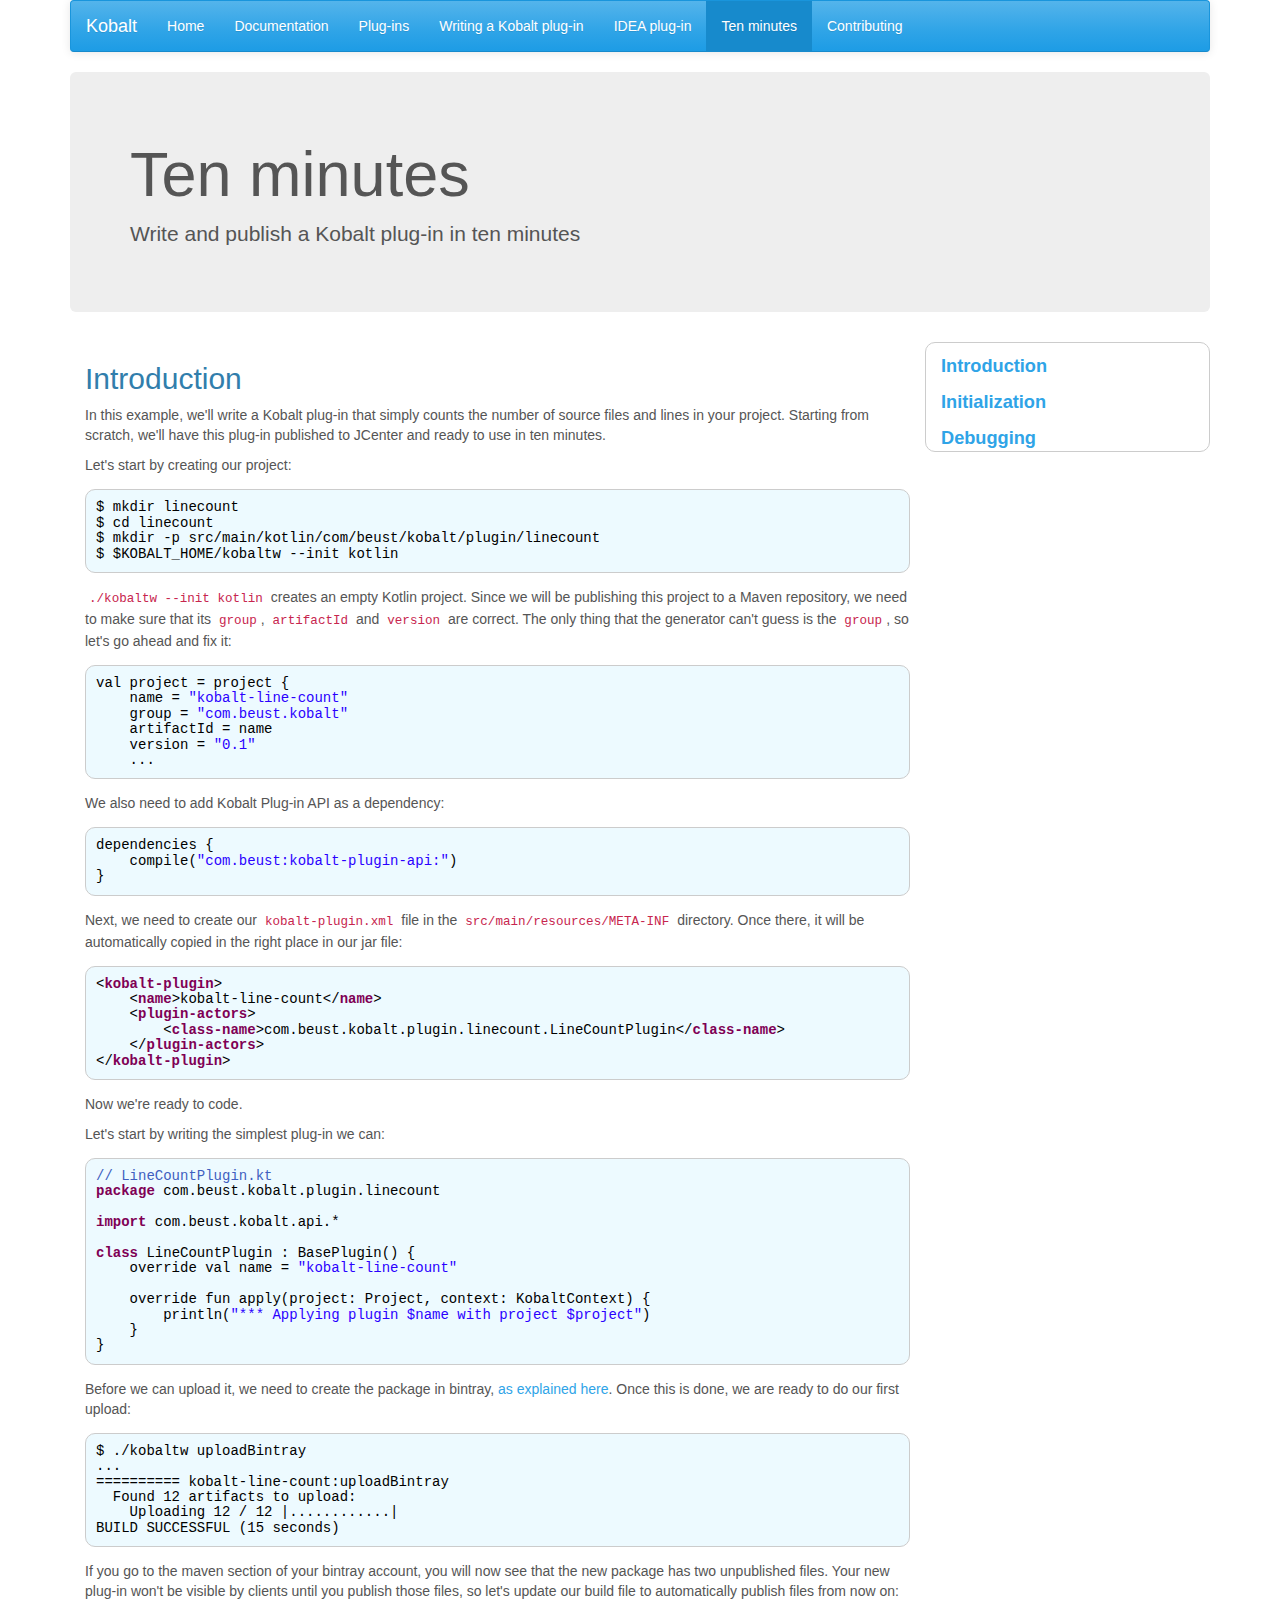
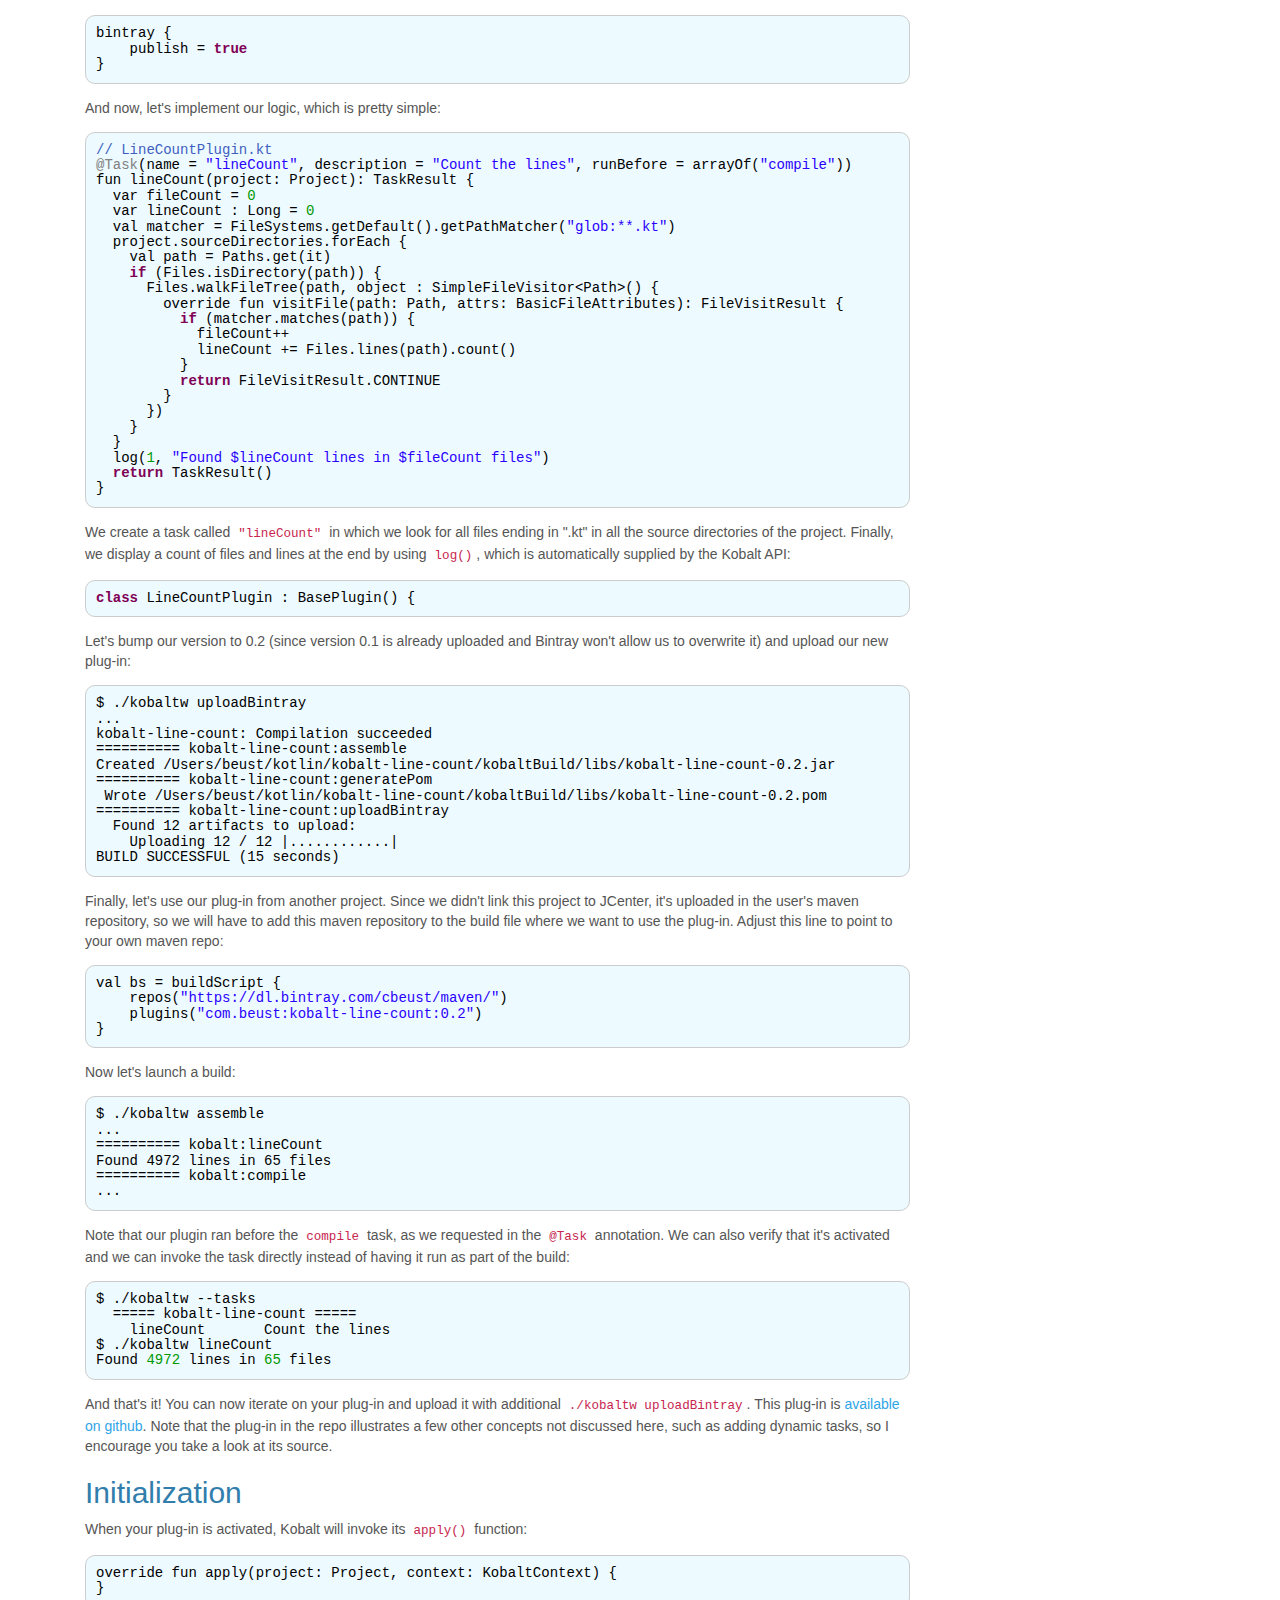
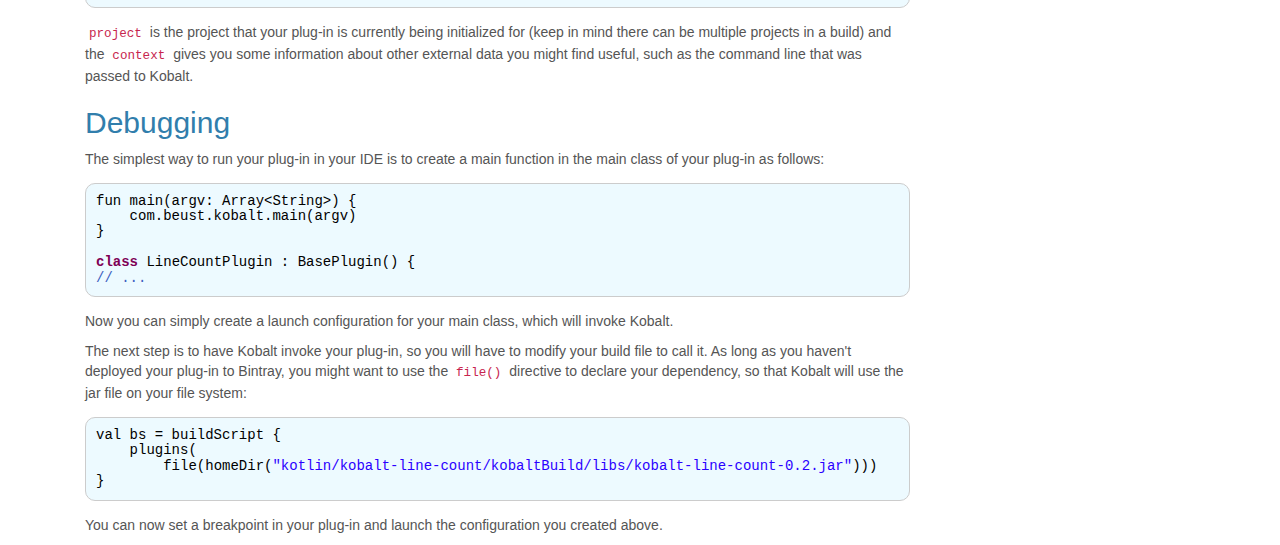
<file: ten-minutes/index.html>
<html>
<head>
<title>

    Kobalt: a modern, versatile build system by Cedric Beust

</title>

<!-- Bootstrap core CSS -->

    <script type="text/javascript" src="../sh/scripts/shCore.js"></script>
    <script type="text/javascript" src="../sh/scripts/shBrushJScript.js"></script>
    <script type="text/javascript" src="../sh/scripts/shBrushJava.js"></script>
    <script type="text/javascript" src="../sh/scripts/shBrushPlain.js"></script>
    <script type="text/javascript" src="../sh/scripts/shBrushXml.js"></script>

    <script>
        SyntaxHighlighter.defaults['gutter'] = false;
        SyntaxHighlighter.defaults['toolbar'] = false;
        SyntaxHighlighter.all();
    </script>

  <!-- Optional Bootstrap Theme -->

<link href="data:text/css;charset=utf-8," data-href="../bootstrap/dist/css/bootstrap-theme.min.css" rel="stylesheet" id="bs-theme-stylesheet">

<!--[if lt IE 9]><script src="../assets/js/ie8-responsive-file-warning.js"></script><![endif]-->
<!--
<script src="../bootstrap/assets/js/ie-emulation-modes-warning.js"></script>
-->

<!-- HTML5 shim and Respond.js for IE8 support of HTML5 elements and media queries -->
<!--[if lt IE 9]>
  <script src="https://oss.maxcdn.com/html5shiv/3.7.2/html5shiv.min.js"></script>
  <script src="https://oss.maxcdn.com/respond/1.4.2/respond.min.js"></script>
<![endif]-->

<!-- Favicons -->
<!--
<link rel="icon" href="/favicon.ico">
-->

</head>

<body>


    <div class="container">

      <!-- Static navbar -->
      <nav id="kobalt-navbar" class="navbar navbar-default">
      </nav>

      <!-- Main component for a primary marketing message or call to action -->
      <div class="jumbotron">
          <h1>Ten minutes</h1>
          <p>Write and publish a Kobalt plug-in in ten minutes</p>

      </div>

      <!-- Main content -->
      <div class="col-md-9">

          <h2 class="section" id="ten-minutes">Introduction</h2>
          <p>
              In this example, we'll write a Kobalt plug-in that simply counts the number of source files and lines in your project.
              Starting from scratch, we'll have this plug-in published to JCenter and ready to use in ten minutes.
          </p>

          <p>
              Let's start by creating our project:
          </p>

<pre class="brush:plain">
$ mkdir linecount
$ cd linecount
$ mkdir -p src/main/kotlin/com/beust/kobalt/plugin/linecount
$ $KOBALT_HOME/kobaltw --init kotlin
</pre>

<p>
  <code>./kobaltw --init kotlin</code> creates an empty Kotlin project. Since we will be publishing this project to a Maven repository, we need to make sure that its <code>group</code>, <code>artifactId</code> and <code>version</code> are correct. The only thing that the generator can't guess is the <code>group</code>, so let's go ahead and fix it:
</p>

<pre class="brush:java">
val project = project {
    name = "kobalt-line-count"
    group = "com.beust.kobalt"
    artifactId = name
    version = "0.1"
    ...
</pre>
          <p>
              We also need to add Kobalt Plug-in API as a dependency:
          </p>
          <pre class="brush:java">
    dependencies {
        compile("com.beust:kobalt-plugin-api:")
    }</pre>

<p>
  Next, we need to create our <code>kobalt-plugin.xml</code> file in the <code>src/main/resources/META-INF</code> directory.
    Once there, it will be automatically copied in the right place in our jar file:
</p>

<pre class="brush:xml">
&lt;kobalt-plugin&gt;
    &lt;name&gt;kobalt-line-count&lt;/name&gt;
    &lt;plugin-actors&gt;
        &lt;class-name&gt;com.beust.kobalt.plugin.linecount.LineCountPlugin&lt;/class-name&gt;
    &lt;/plugin-actors&gt;
&lt;/kobalt-plugin&gt;
</pre>

<p>
  Now we're ready to code.
</p>

<p>
  Let's start by writing the simplest plug-in we can:
</p>

<pre class="brush:java">
// LineCountPlugin.kt
package com.beust.kobalt.plugin.linecount

import com.beust.kobalt.api.*

class LineCountPlugin : BasePlugin() {
    override val name = "kobalt-line-count"

    override fun apply(project: Project, context: KobaltContext) {
        println("*** Applying plugin $name with project $project")
    }
}
</pre>

          <p>
              Before we can upload it, we need to create the package in bintray, <a href="https://bintray.com/docs/usermanual/uploads/uploads_creatinganewpackage.html">as explained here</a>. Once this is done, we are ready to do our first upload:
          </p>

<pre class="brush:plain">
$ ./kobaltw uploadBintray
...
========== kobalt-line-count:uploadBintray
  Found 12 artifacts to upload:
    Uploading 12 / 12 |............|
BUILD SUCCESSFUL (15 seconds)
</pre>

<p>
  If you go to the maven section of your bintray account, you will now see that the new package has two unpublished files. Your new plug-in won't be visible by clients until you publish those files, so let's update our build file to automatically publish files from now on:
</p>

<pre class="brush:java">
bintray {
    publish = true
}
</pre>

          <p>
              And now, let's implement our logic, which is pretty simple:
          </p>

<pre class="brush:java">
// LineCountPlugin.kt
@Task(name = "lineCount", description = "Count the lines", runBefore = arrayOf("compile"))
fun lineCount(project: Project): TaskResult {
  var fileCount = 0
  var lineCount : Long = 0
  val matcher = FileSystems.getDefault().getPathMatcher("glob:**.kt")
  project.sourceDirectories.forEach {
    val path = Paths.get(it)
    if (Files.isDirectory(path)) {
      Files.walkFileTree(path, object : SimpleFileVisitor&lt;Path&gt;() {
        override fun visitFile(path: Path, attrs: BasicFileAttributes): FileVisitResult {
          if (matcher.matches(path)) {
            fileCount++
            lineCount += Files.lines(path).count()
          }
          return FileVisitResult.CONTINUE
        }
      })
    }
  }
  log(1, "Found $lineCount lines in $fileCount files")
  return TaskResult()
}
</pre>

          <p>
              We create a task called <code>"lineCount"</code> in which we look for all files ending in ".kt" in all the source directories of the project. Finally, we display a count of files and lines at the end by using <code>log()</code>, which is automatically supplied by the Kobalt API:
          </p>

<pre class="brush:java">
class LineCountPlugin : BasePlugin() {
</pre>

          <p>
              Let's bump our version to 0.2 (since version 0.1 is already uploaded and Bintray won't allow us to overwrite it) and upload our new plug-in:
          </p>


<pre class="brush:plain">
$ ./kobaltw uploadBintray
...
kobalt-line-count: Compilation succeeded
========== kobalt-line-count:assemble
Created /Users/beust/kotlin/kobalt-line-count/kobaltBuild/libs/kobalt-line-count-0.2.jar
========== kobalt-line-count:generatePom
 Wrote /Users/beust/kotlin/kobalt-line-count/kobaltBuild/libs/kobalt-line-count-0.2.pom
========== kobalt-line-count:uploadBintray
  Found 12 artifacts to upload:
    Uploading 12 / 12 |............|
BUILD SUCCESSFUL (15 seconds)
</pre>

<p>
  Finally, let's use our plug-in from another project. Since we didn't link this project to JCenter, it's uploaded in the user's maven repository, so we will have to add this maven repository to the build file where we want to use the plug-in. Adjust this line to point to your own maven repo:
</p>

<pre class="brush:java">
val bs = buildScript {
    repos("https://dl.bintray.com/cbeust/maven/")
    plugins("com.beust:kobalt-line-count:0.2")
}
</pre>

          <p>
              Now let's launch a build:
          </p>

<pre class="brush:plain">
$ ./kobaltw assemble
...
========== kobalt:lineCount
Found 4972 lines in 65 files
========== kobalt:compile
...
</pre>

          <p>
              Note that our plugin ran before the <code>compile</code> task, as we requested in the <code>@Task</code> annotation. We can also verify that it's activated and we can invoke the task directly instead of having it run as part of the build:
          </p>

<pre class="brush:java">
$ ./kobaltw --tasks
  ===== kobalt-line-count =====
    lineCount		Count the lines
$ ./kobaltw lineCount
Found 4972 lines in 65 files
</pre>

          <p>
              And that's it! You can now iterate on your plug-in and upload it with additional <code>./kobaltw uploadBintray</code>. This plug-in is <a href="https://github.com/cbeust/kobalt-linecount">available on github</a>. Note that the plug-in in the repo
              illustrates a few other concepts not discussed here, such as adding dynamic tasks, so I encourage you take a look at its source.
          </p>

          <h2 class="section" id="initialization">Initialization</h2>
          <p>
              When your plug-in is activated, Kobalt will invoke its <code>apply()</code> function:
          </p>
<pre class="brush:java">
override fun apply(project: Project, context: KobaltContext) {
}
</pre>
          <p>
              <code>project</code> is the project that your plug-in is currently being initialized for (keep in mind there can be multiple projects in a build) and the <code>context</code> gives you some information about other external data you might find useful, such as the command line that was passed to Kobalt.
          </p>
          <p>
          </p>

          <h2 class="section" id="debugging">Debugging</h2>
          <p>
              The simplest way to run your plug-in in your IDE is to create a main function in the main class of your
              plug-in as follows:
          </p>
<pre class="brush:java">
fun main(argv: Array&lt;String&gt;) {
    com.beust.kobalt.main(argv)
}

class LineCountPlugin : BasePlugin() {
// ...
</pre>

          <p>
              Now you can simply create a launch configuration for your main class, which will invoke Kobalt.
          </p>

<p>
  The next step is to have Kobalt invoke your plug-in, so you will have to modify your build file
  to call it. As long as you haven't deployed your plug-in to Bintray, you might want to use the
  <code>file()</code> directive to declare your dependency, so that Kobalt will use the jar file
  on your file system:
</p>

<pre class="brush:java">
val bs = buildScript {
    plugins(
        file(homeDir("kotlin/kobalt-line-count/kobaltBuild/libs/kobalt-line-count-0.2.jar")))
}</pre>

          <p>
              You can now set a breakpoint in your plug-in and launch the configuration you created above.
          </p>
      </div>

      <!-- Table of contents -->
      <div class="col-md-3" id="table-of-contents">
      </div>

<!-- Bootstrap core JavaScript
================================================== -->
<!-- Placed at the end of the document so the pages load faster -->
<script src="https://ajax.googleapis.com/ajax/libs/jquery/1.11.3/jquery.min.js"></script>
<script src="../bootstrap/dist/js/bootstrap.min.js"></script>
<script src="../js/kobalt.js"></script>
<script>generateKobalt(5);</script>

  <!--
  <script src="../../assets/js/docs.min.js"></script>
-->
<!-- IE10 viewport hack for Surface/desktop Windows 8 bug -->
<!--
<script src="../../assets/js/ie10-viewport-bug-workaround.js"></script>
-->

</body>
</file>
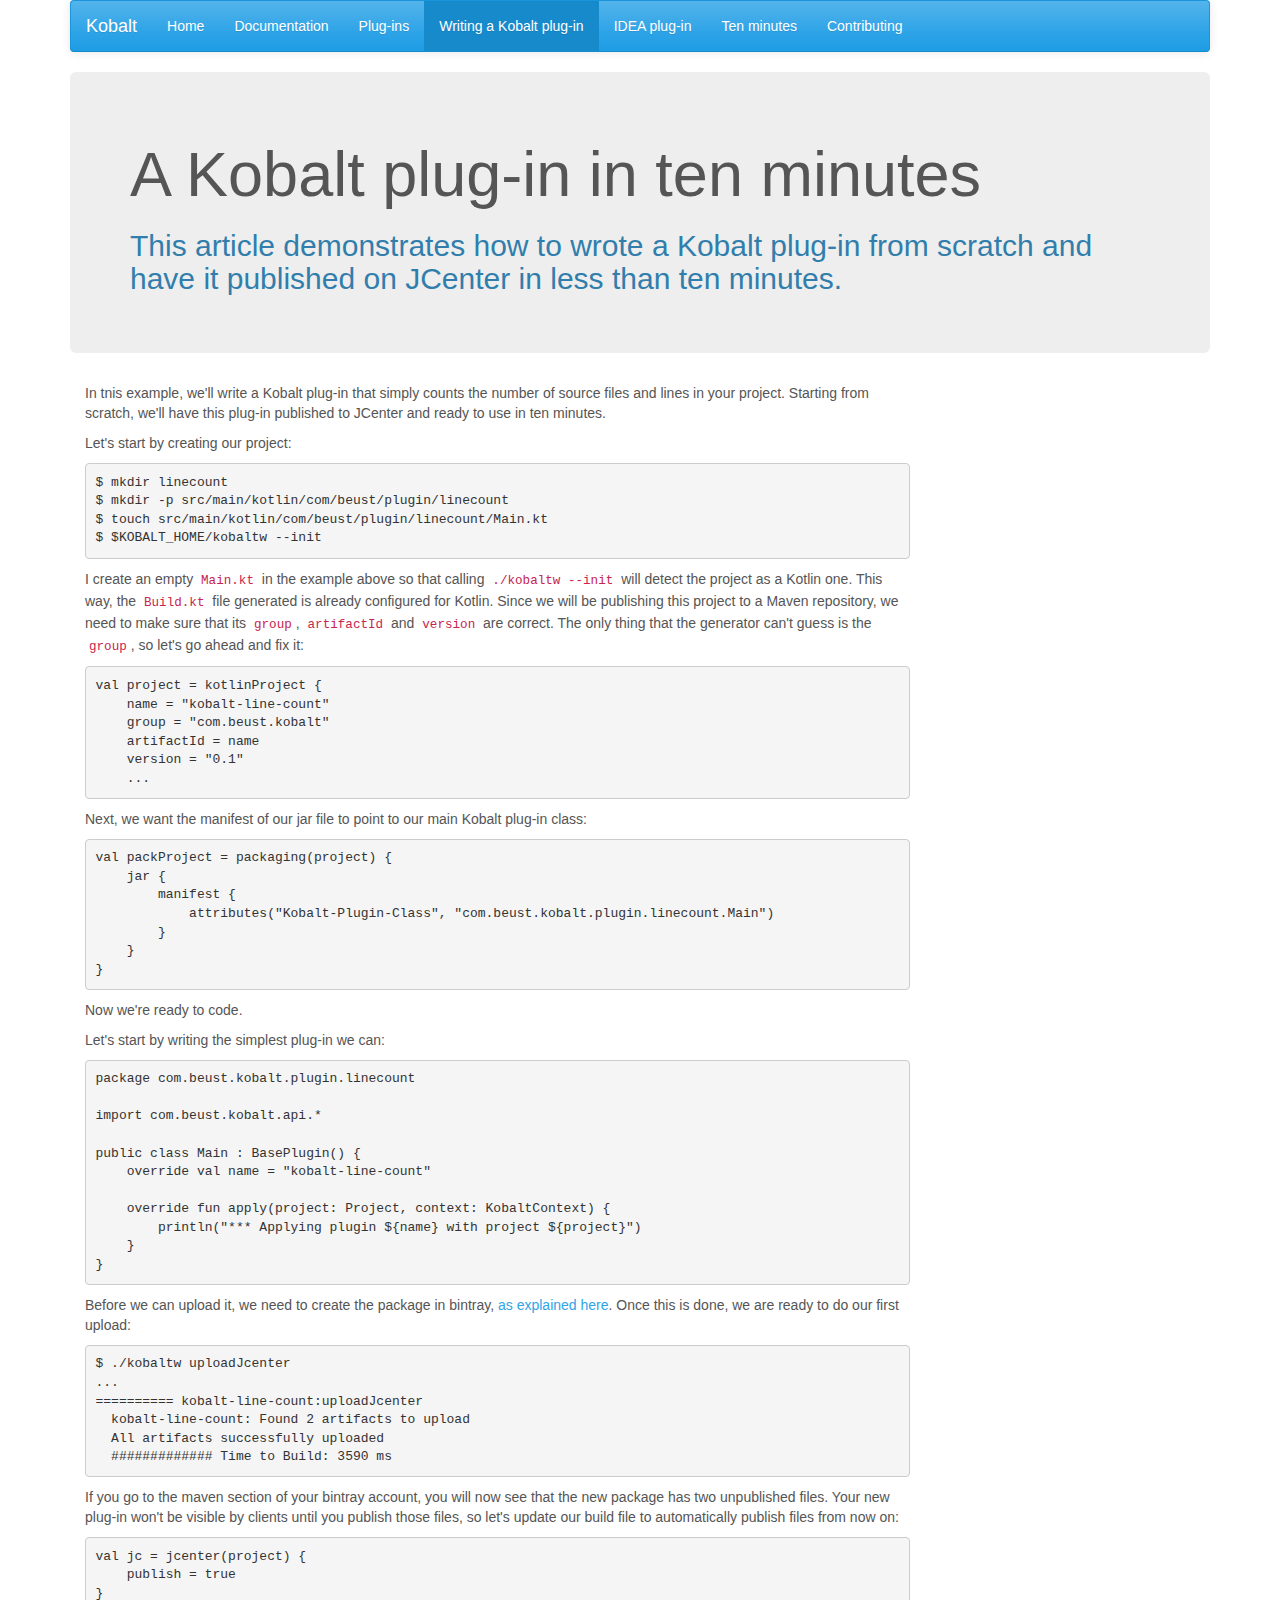
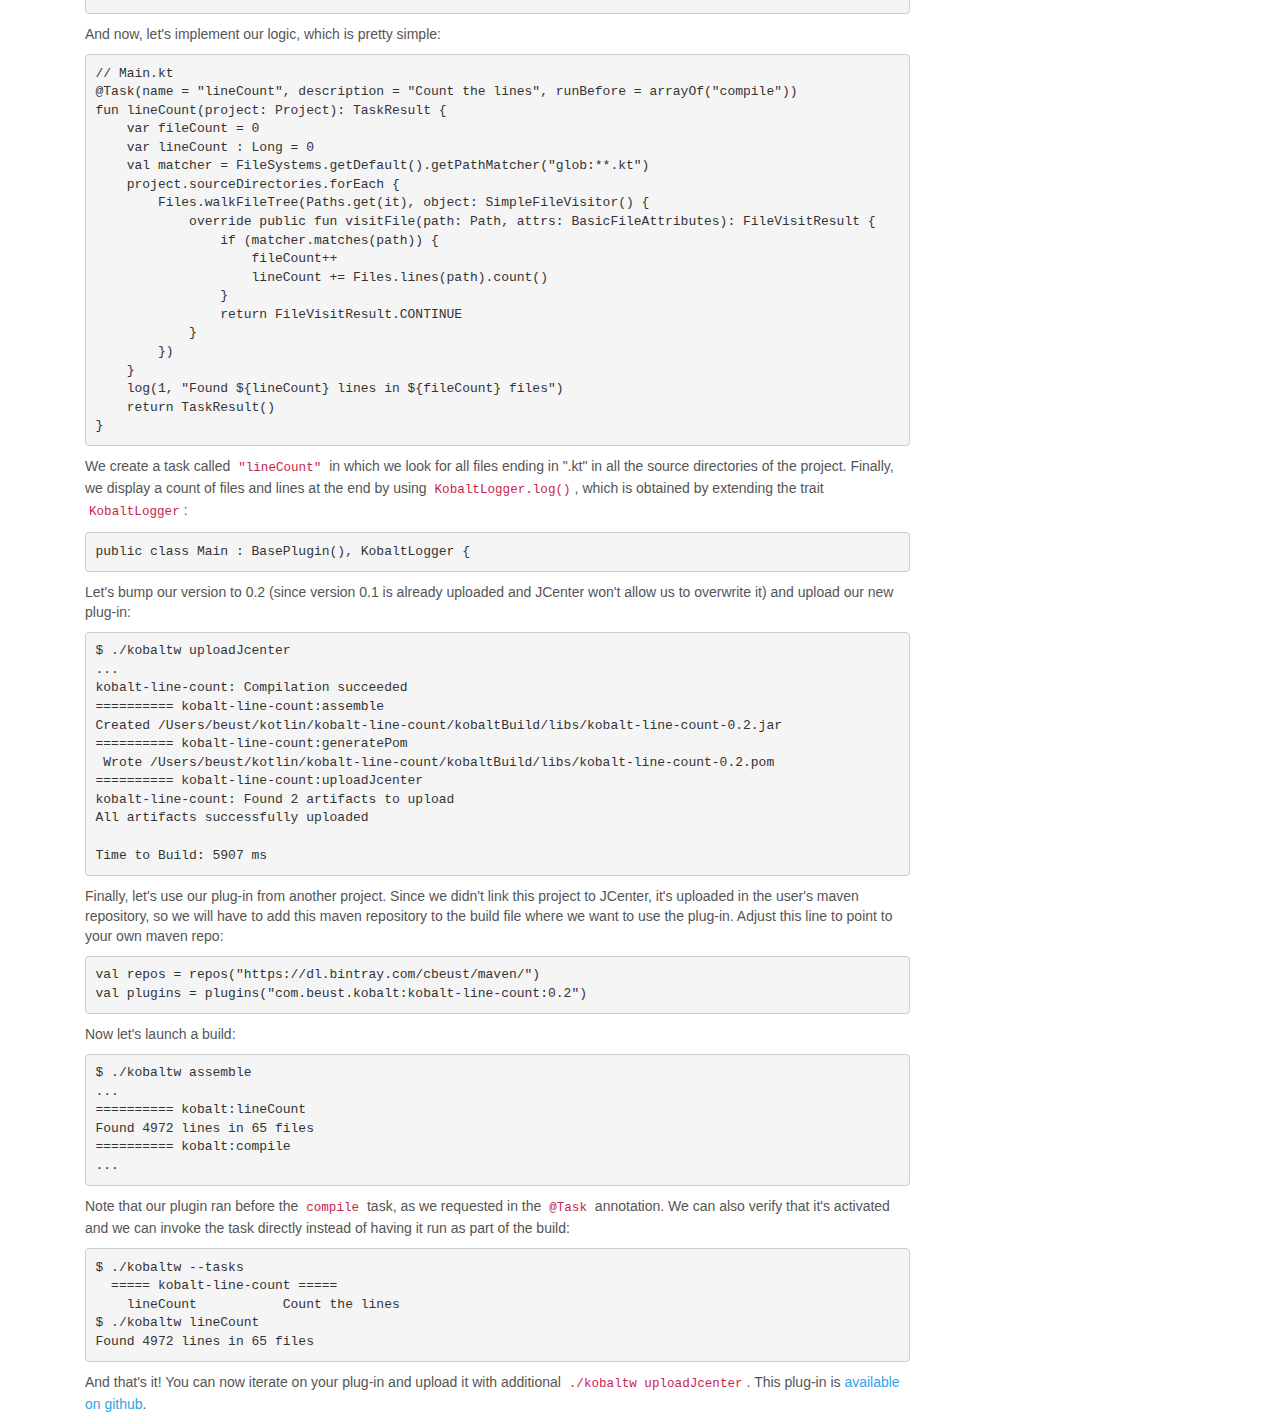
<file: write-plug-in-10mn/index.html>
<html>
<head>
<title>

    Kobalt, by Cedric Beust

</title>

<!-- Bootstrap core CSS -->

<link href="../bootstrap/dist/css/bootstrap.min.css" rel="stylesheet">


  <!-- Optional Bootstrap Theme -->

  <link href="data:text/css;charset=utf-8," data-href="../bootstrap/dist/css/bootstrap-theme.min.css" rel="stylesheet" id="bs-theme-stylesheet">


<!--[if lt IE 9]><script src="../assets/js/ie8-responsive-file-warning.js"></script><![endif]-->
<!--
<script src="../bootstrap/assets/js/ie-emulation-modes-warning.js"></script>
-->

<!-- HTML5 shim and Respond.js for IE8 support of HTML5 elements and media queries -->
<!--[if lt IE 9]>
  <script src="https://oss.maxcdn.com/html5shiv/3.7.2/html5shiv.min.js"></script>
  <script src="https://oss.maxcdn.com/respond/1.4.2/respond.min.js"></script>
<![endif]-->

<!-- Favicons -->
<!--
<link rel="icon" href="/favicon.ico">
-->

</head>

<body>


    <div class="container">

      <!-- Static navbar -->
      <nav id="kobalt-navbar" class="navbar navbar-default">
      </nav>

      <!-- Main component for a primary marketing message or call to action -->
      <div class="jumbotron">
        <h1>A Kobalt plug-in in ten minutes</h1>
        <h2>This article demonstrates how to wrote a Kobalt plug-in from scratch and have it published on JCenter in less than ten minutes.</h2>
      </div>

      <!-- Main content -->
      <div class="col-md-9">


<p>
In tnis example, we'll write a Kobalt plug-in that simply counts the number of source files and lines in your project. Starting from scratch, we'll have this plug-in published to JCenter and ready to use in ten minutes.
</p>

<p>
Let's start by creating our project:
</p>

<pre>
$ mkdir linecount
$ mkdir -p src/main/kotlin/com/beust/plugin/linecount
$ touch src/main/kotlin/com/beust/plugin/linecount/Main.kt
$ $KOBALT_HOME/kobaltw --init
</pre>

<p>
I create an empty <code>Main.kt</code> in the example above so that calling <code>./kobaltw --init</code> will detect the project as a Kotlin one. This way, the <code>Build.kt</code> file generated is already configured for Kotlin. Since we will be publishing this project to a Maven repository, we need to make sure that its <code>group</code>, <code>artifactId</code> and <code>version</code> are correct. The only thing that the generator can't guess is the <code>group</code>, so let's go ahead and fix it:
</p>

<pre>
val project = kotlinProject {
    name = "kobalt-line-count"
    group = "com.beust.kobalt"
    artifactId = name
    version = "0.1"
    ...
</pre>

<p>
Next, we want the manifest of our jar file to point to our main Kobalt plug-in class:
</p>

<pre>
val packProject = packaging(project) {
    jar {
        manifest {
            attributes("Kobalt-Plugin-Class", "com.beust.kobalt.plugin.linecount.Main")
        }
    }
}
</pre>

<p>
Now we're ready to code.
</p>

<p>
Let's start by writing the simplest plug-in we can:
</p>

<pre>
package com.beust.kobalt.plugin.linecount

import com.beust.kobalt.api.*

public class Main : BasePlugin() {
    override val name = "kobalt-line-count"

    override fun apply(project: Project, context: KobaltContext) {
        println("*** Applying plugin ${name} with project ${project}")
    }
}
</pre>

<p>
Before we can upload it, we need to create the package in bintray, <a href="https://bintray.com/docs/usermanual/uploads/uploads_creatinganewpackage.html">as explained here</a>. Once this is done, we are ready to do our first upload:
</p>

<pre>
$ ./kobaltw uploadJcenter
...
========== kobalt-line-count:uploadJcenter
  kobalt-line-count: Found 2 artifacts to upload
  All artifacts successfully uploaded
  ############# Time to Build: 3590 ms
</pre>

<p>
If you go to the maven section of your bintray account, you will now see that the new package has two unpublished files. Your new plug-in won't be visible by clients until you publish those files, so let's update our build file to automatically publish files from now on:
</p>

<pre>
val jc = jcenter(project) {
    publish = true
}
</pre>

<p>
And now, let's implement our logic, which is pretty simple:
</p>

<pre>
// Main.kt
@Task(name = "lineCount", description = "Count the lines", runBefore = arrayOf("compile"))
fun lineCount(project: Project): TaskResult {
    var fileCount = 0
    var lineCount : Long = 0
    val matcher = FileSystems.getDefault().getPathMatcher("glob:**.kt")
    project.sourceDirectories.forEach {
        Files.walkFileTree(Paths.get(it), object: SimpleFileVisitor<Path>() {
            override public fun visitFile(path: Path, attrs: BasicFileAttributes): FileVisitResult {
                if (matcher.matches(path)) {
                    fileCount++
                    lineCount += Files.lines(path).count()
                }
                return FileVisitResult.CONTINUE
            }
        })
    }
    log(1, "Found ${lineCount} lines in ${fileCount} files")
    return TaskResult()
}
</pre>

<p>
We create a task called <code>"lineCount"</code> in which we look for all files ending in ".kt" in all the source directories of the project. Finally, we display a count of files and lines at the end by using <code>KobaltLogger.log()</code>, which is obtained by extending the trait <code>KobaltLogger</code>:
</p>

<pre>
public class Main : BasePlugin(), KobaltLogger {
</pre>

<p>
Let's bump our version to 0.2 (since version 0.1 is already uploaded and JCenter won't allow us to overwrite it) and upload our new plug-in:
</p>


<pre>
$ ./kobaltw uploadJcenter
...
kobalt-line-count: Compilation succeeded
========== kobalt-line-count:assemble
Created /Users/beust/kotlin/kobalt-line-count/kobaltBuild/libs/kobalt-line-count-0.2.jar
========== kobalt-line-count:generatePom
 Wrote /Users/beust/kotlin/kobalt-line-count/kobaltBuild/libs/kobalt-line-count-0.2.pom
========== kobalt-line-count:uploadJcenter
kobalt-line-count: Found 2 artifacts to upload
All artifacts successfully uploaded

Time to Build: 5907 ms
</pre>

<p>
Finally, let's use our plug-in from another project. Since we didn't link this project to JCenter, it's uploaded in the user's maven repository, so we will have to add this maven repository to the build file where we want to use the plug-in. Adjust this line to point to your own maven repo:
</p>

<pre>
val repos = repos("https://dl.bintray.com/cbeust/maven/")
val plugins = plugins("com.beust.kobalt:kobalt-line-count:0.2")
</pre>

<p>
Now let's launch a build:
</p>

<pre>
$ ./kobaltw assemble
...
========== kobalt:lineCount
Found 4972 lines in 65 files
========== kobalt:compile
...
</pre>

<p>
Note that our plugin ran before the <code>compile</code> task, as we requested in the <code>@Task</code> annotation. We can also verify that it's activated and we can invoke the task directly instead of having it run as part of the build:
</p>

<pre>
$ ./kobaltw --tasks
  ===== kobalt-line-count =====
    lineCount		Count the lines
$ ./kobaltw lineCount
Found 4972 lines in 65 files
</pre>

<p>
And that's it! You can now iterate on your plug-in and upload it with additional <code>./kobaltw uploadJcenter</code>. This plug-in is <a href="https://github.com/cbeust/kobalt-linecount">available on github</a>.
</p>

<!-- Bootstrap core JavaScript
================================================== -->
<!-- Placed at the end of the document so the pages load faster -->
<script src="https://ajax.googleapis.com/ajax/libs/jquery/1.11.3/jquery.min.js"></script>
<script src="../bootstrap/dist/js/bootstrap.min.js"></script>
<script src="../js/kobalt.js"></script>
<script>generateKobalt(3);</script>

<!--
  <script src="../bootstrap/dist/js/docs.min.js"></script>
-->
<!-- IE10 viewport hack for Surface/desktop Windows 8 bug -->
<!--
<script src="../../assets/js/ie10-viewport-bug-workaround.js"></script>
-->

</body>
</file>
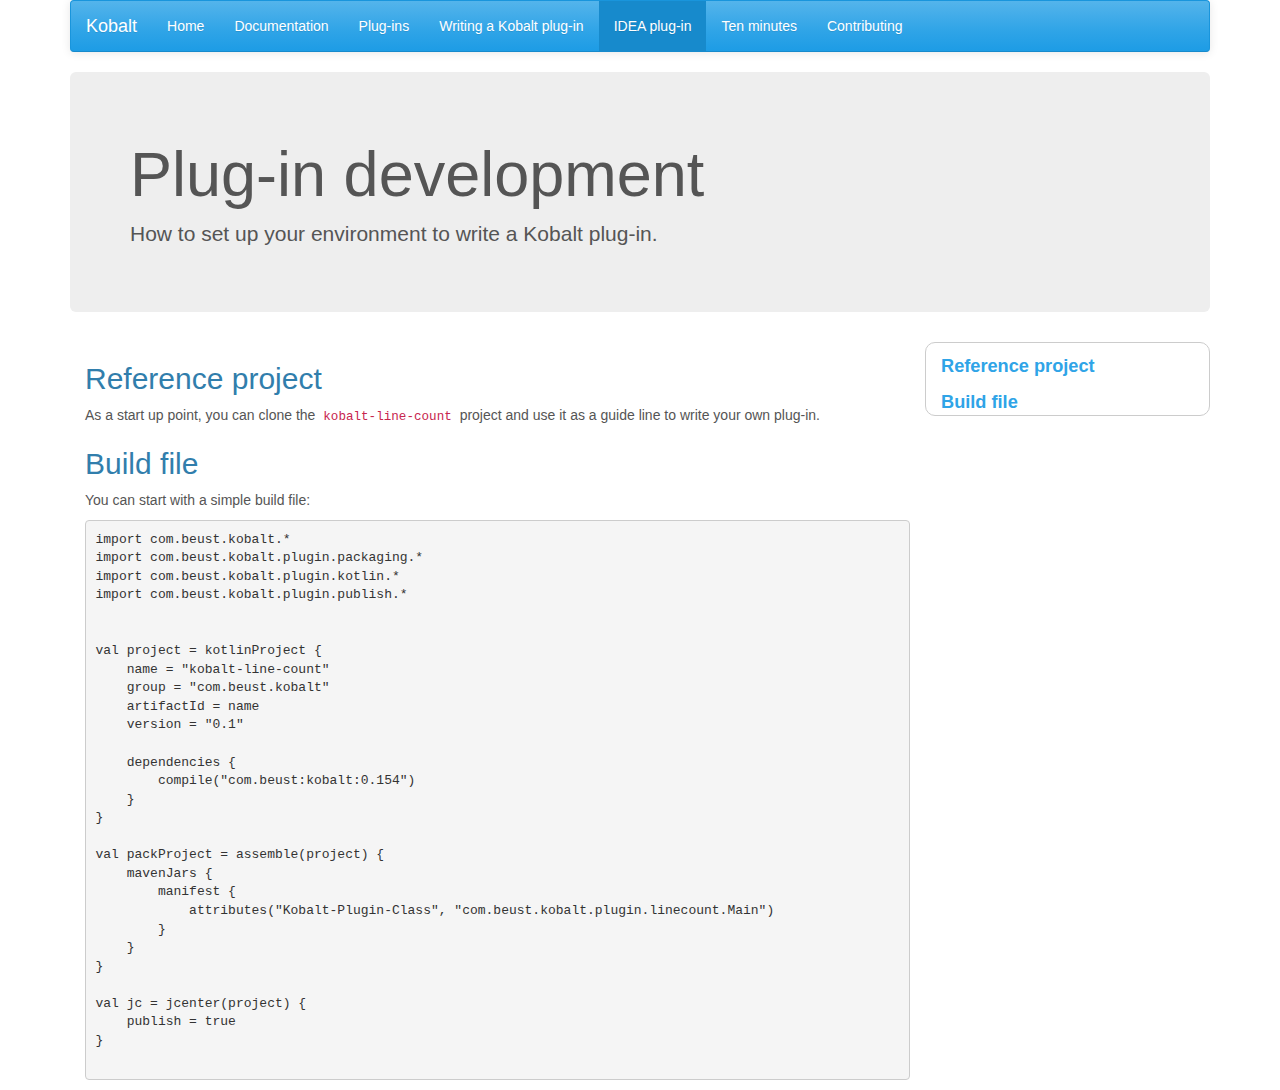
<file: write-plug-in/index.html>
<html>
<head>
<title>

    Kobalt, by Cedric Beust

</title>

<!-- Bootstrap core CSS -->

<link href="../bootstrap/dist/css/bootstrap.min.css" rel="stylesheet">


  <!-- Optional Bootstrap Theme -->

  <link href="data:text/css;charset=utf-8," data-href="../bootstrap/dist/css/bootstrap-theme.min.css" rel="stylesheet" id="bs-theme-stylesheet">


<!--[if lt IE 9]><script src="../assets/js/ie8-responsive-file-warning.js"></script><![endif]-->
<!--
<script src="../bootstrap/assets/js/ie-emulation-modes-warning.js"></script>
-->

<!-- HTML5 shim and Respond.js for IE8 support of HTML5 elements and media queries -->
<!--[if lt IE 9]>
  <script src="https://oss.maxcdn.com/html5shiv/3.7.2/html5shiv.min.js"></script>
  <script src="https://oss.maxcdn.com/respond/1.4.2/respond.min.js"></script>
<![endif]-->

<!-- Favicons -->
<!--
<link rel="icon" href="/favicon.ico">
-->

</head>

<body>


    <div class="container">

      <!-- Static navbar -->
      <nav id="kobalt-navbar" class="navbar navbar-default">
      </nav>

      <!-- Main component for a primary marketing message or call to action -->
      <div class="jumbotron">
        <h1>Plug-in development</h1>
        <p>How to set up your environment to write a Kobalt plug-in.</p>

      </div>

      <!-- Main content -->
      <div class="col-md-9">

<h2 class="section" id="overview">Reference project</h2>

<p>
    As a start up point, you can clone the <a href="http://github.com/cbeust/kobalt-line-count"><code>kobalt-line-count</code></a>
    project and use it as a guide line to write your own plug-in.
</p>

<h2 class="section" id="build-file">Build file</h2>

          <p>
          You can start with a simple build file:
          </p>

          <pre>
import com.beust.kobalt.*
import com.beust.kobalt.plugin.packaging.*
import com.beust.kobalt.plugin.kotlin.*
import com.beust.kobalt.plugin.publish.*


val project = kotlinProject {
    name = "kobalt-line-count"
    group = "com.beust.kobalt"
    artifactId = name
    version = "0.1"

    dependencies {
        compile("com.beust:kobalt:0.154")
    }
}

val packProject = assemble(project) {
    mavenJars {
        manifest {
            attributes("Kobalt-Plugin-Class", "com.beust.kobalt.plugin.linecount.Main")
        }
    }
}

val jc = jcenter(project) {
    publish = true
}
          </pre>

      </div>

      <!-- Table of contents -->
      <div class="col-md-3" id="table-of-contents">
      </div>

<!-- Bootstrap core JavaScript
================================================== -->
<!-- Placed at the end of the document so the pages load faster -->
<script src="https://ajax.googleapis.com/ajax/libs/jquery/1.11.3/jquery.min.js"></script>
<script src="../bootstrap/dist/js/bootstrap.min.js"></script>
<script src="../js/kobalt.js"></script>
<script>generateKobalt(4);</script>

  <!--
  <script src="../../assets/js/docs.min.js"></script>
-->
<!-- IE10 viewport hack for Surface/desktop Windows 8 bug -->
<!--
<script src="../../assets/js/ie10-viewport-bug-workaround.js"></script>
-->

</body>
</file>
<file: sh/styles/shCoreDefault.css>
/**
 * SyntaxHighlighter
 * http://alexgorbatchev.com/SyntaxHighlighter
 *
 * SyntaxHighlighter is donationware. If you are using it, please donate.
 * http://alexgorbatchev.com/SyntaxHighlighter/donate.html
 *
 * @version
 * 3.0.83 (July 02 2010)
 * 
 * @copyright
 * Copyright (C) 2004-2010 Alex Gorbatchev.
 *
 * @license
 * Dual licensed under the MIT and GPL licenses.
 */
.syntaxhighlighter a,
.syntaxhighlighter div,
.syntaxhighlighter code,
.syntaxhighlighter table,
.syntaxhighlighter table td,
.syntaxhighlighter table tr,
.syntaxhighlighter table tbody,
.syntaxhighlighter table thead,
.syntaxhighlighter table caption,
.syntaxhighlighter textarea {
  -moz-border-radius: 0 0 0 0 !important;
  -webkit-border-radius: 0 0 0 0 !important;
  background: none !important;
  border: 0 !important;
  bottom: auto !important;
  float: none !important;
  height: auto !important;
  left: auto !important;
  line-height: 1.1em !important;
  margin: 0 !important;
  outline: 0 !important;
  overflow: visible !important;
  padding: 0 !important;
  position: static !important;
  right: auto !important;
  text-align: left !important;
  top: auto !important;
  vertical-align: baseline !important;
  width: auto !important;
  box-sizing: content-box !important;
  font-family: "Consolas", "Bitstream Vera Sans Mono", "Courier New", Courier, monospace !important;
  font-weight: normal !important;
  font-style: normal !important;
  font-size: 1em !important;
  min-height: inherit !important;
  min-height: auto !important;
}

.syntaxhighlighter {
  width: 100% !important;
  margin: 1em 0 1em 0 !important;
  position: relative !important;
  overflow: auto !important;
  font-size: 1em !important;
}
.syntaxhighlighter.source {
  overflow: hidden !important;
}
.syntaxhighlighter .bold {
  font-weight: bold !important;
}
.syntaxhighlighter .italic {
  font-style: italic !important;
}
.syntaxhighlighter .line {
  white-space: pre !important;
}
.syntaxhighlighter table {
  width: 100% !important;
}
.syntaxhighlighter table caption {
  text-align: left !important;
  padding: .5em 0 0.5em 1em !important;
}
.syntaxhighlighter table td.code {
  width: 100% !important;
}
.syntaxhighlighter table td.code .container {
  position: relative !important;
}
.syntaxhighlighter table td.code .container textarea {
  box-sizing: border-box !important;
  position: absolute !important;
  left: 0 !important;
  top: 0 !important;
  width: 100% !important;
  height: 100% !important;
  border: none !important;
  background: white !important;
  padding-left: 1em !important;
  overflow: hidden !important;
  white-space: pre !important;
}
.syntaxhighlighter table td.gutter .line {
  text-align: right !important;
  padding: 0 0.5em 0 1em !important;
}
.syntaxhighlighter table td.code .line {
  padding: 0 1em !important;
}
.syntaxhighlighter.nogutter td.code .container textarea, .syntaxhighlighter.nogutter td.code .line {
  padding-left: 0em !important;
}
.syntaxhighlighter.show {
  display: block !important;
}
.syntaxhighlighter.collapsed table {
  display: none !important;
}
.syntaxhighlighter.collapsed .toolbar {
  padding: 0.1em 0.8em 0em 0.8em !important;
  font-size: 1em !important;
  position: static !important;
  width: auto !important;
  height: auto !important;
}
.syntaxhighlighter.collapsed .toolbar span {
  display: inline !important;
  margin-right: 1em !important;
}
.syntaxhighlighter.collapsed .toolbar span a {
  padding: 0 !important;
  display: none !important;
}
.syntaxhighlighter.collapsed .toolbar span a.expandSource {
  display: inline !important;
}
.syntaxhighlighter .toolbar {
  position: absolute !important;
  right: 1px !important;
  top: 1px !important;
  width: 11px !important;
  height: 11px !important;
  font-size: 10px !important;
  z-index: 10 !important;
}
.syntaxhighlighter .toolbar span.title {
  display: inline !important;
}
.syntaxhighlighter .toolbar a {
  display: block !important;
  text-align: center !important;
  text-decoration: none !important;
  padding-top: 1px !important;
}
.syntaxhighlighter .toolbar a.expandSource {
  display: none !important;
}
.syntaxhighlighter.ie {
  font-size: .9em !important;
  padding: 1px 0 1px 0 !important;
}
.syntaxhighlighter.ie .toolbar {
  line-height: 8px !important;
}
.syntaxhighlighter.ie .toolbar a {
  padding-top: 0px !important;
}
.syntaxhighlighter.printing .line.alt1 .content,
.syntaxhighlighter.printing .line.alt2 .content,
.syntaxhighlighter.printing .line.highlighted .number,
.syntaxhighlighter.printing .line.highlighted.alt1 .content,
.syntaxhighlighter.printing .line.highlighted.alt2 .content {
  background: none !important;
}
.syntaxhighlighter.printing .line .number {
  color: #bbbbbb !important;
}
.syntaxhighlighter.printing .line .content {
  color: black !important;
}
.syntaxhighlighter.printing .toolbar {
  display: none !important;
}
.syntaxhighlighter.printing a {
  text-decoration: none !important;
}
.syntaxhighlighter.printing .plain, .syntaxhighlighter.printing .plain a {
  color: black !important;
}
.syntaxhighlighter.printing .comments, .syntaxhighlighter.printing .comments a {
  color: #008200 !important;
}
.syntaxhighlighter.printing .string, .syntaxhighlighter.printing .string a {
  color: blue !important;
}
.syntaxhighlighter.printing .keyword {
  color: #006699 !important;
  font-weight: bold !important;
}
.syntaxhighlighter.printing .preprocessor {
  color: gray !important;
}
.syntaxhighlighter.printing .variable {
  color: #aa7700 !important;
}
.syntaxhighlighter.printing .value {
  color: #009900 !important;
}
.syntaxhighlighter.printing .functions {
  color: #ff1493 !important;
}
.syntaxhighlighter.printing .constants {
  color: #0066cc !important;
}
.syntaxhighlighter.printing .script {
  font-weight: bold !important;
}
.syntaxhighlighter.printing .color1, .syntaxhighlighter.printing .color1 a {
  color: gray !important;
}
.syntaxhighlighter.printing .color2, .syntaxhighlighter.printing .color2 a {
  color: #ff1493 !important;
}
.syntaxhighlighter.printing .color3, .syntaxhighlighter.printing .color3 a {
  color: red !important;
}
.syntaxhighlighter.printing .break, .syntaxhighlighter.printing .break a {
  color: black !important;
}

.syntaxhighlighter {
  background-color: white !important;
}
.syntaxhighlighter .line.alt1 {
  background-color: white !important;
}
.syntaxhighlighter .line.alt2 {
  background-color: white !important;
}
.syntaxhighlighter .line.highlighted.alt1, .syntaxhighlighter .line.highlighted.alt2 {
  background-color: #e0e0e0 !important;
}
.syntaxhighlighter .line.highlighted.number {
  color: black !important;
}
.syntaxhighlighter table caption {
  color: black !important;
}
.syntaxhighlighter .gutter {
  color: #afafaf !important;
}
.syntaxhighlighter .gutter .line {
  border-right: 3px solid #6ce26c !important;
}
.syntaxhighlighter .gutter .line.highlighted {
  background-color: #6ce26c !important;
  color: white !important;
}
.syntaxhighlighter.printing .line .content {
  border: none !important;
}
.syntaxhighlighter.collapsed {
  overflow: visible !important;
}
.syntaxhighlighter.collapsed .toolbar {
  color: blue !important;
  background: white !important;
  border: 1px solid #6ce26c !important;
}
.syntaxhighlighter.collapsed .toolbar a {
  color: blue !important;
}
.syntaxhighlighter.collapsed .toolbar a:hover {
  color: red !important;
}
.syntaxhighlighter .toolbar {
  color: white !important;
  background: #6ce26c !important;
  border: none !important;
}
.syntaxhighlighter .toolbar a {
  color: white !important;
}
.syntaxhighlighter .toolbar a:hover {
  color: black !important;
}
.syntaxhighlighter .plain, .syntaxhighlighter .plain a {
  color: black !important;
}
.syntaxhighlighter .comments, .syntaxhighlighter .comments a {
  color: #008200 !important;
}
.syntaxhighlighter .string, .syntaxhighlighter .string a {
  color: blue !important;
}
.syntaxhighlighter .keyword {
  color: #006699 !important;
}
.syntaxhighlighter .preprocessor {
  color: gray !important;
}
.syntaxhighlighter .variable {
  color: #aa7700 !important;
}
.syntaxhighlighter .value {
  color: #009900 !important;
}
.syntaxhighlighter .functions {
  color: #ff1493 !important;
}
.syntaxhighlighter .constants {
  color: #0066cc !important;
}
.syntaxhighlighter .script {
  font-weight: bold !important;
  color: #006699 !important;
  background-color: none !important;
}
.syntaxhighlighter .color1, .syntaxhighlighter .color1 a {
  color: gray !important;
}
.syntaxhighlighter .color2, .syntaxhighlighter .color2 a {
  color: #ff1493 !important;
}
.syntaxhighlighter .color3, .syntaxhighlighter .color3 a {
  color: red !important;
}

.syntaxhighlighter .keyword {
  font-weight: bold !important;
}
</file>
